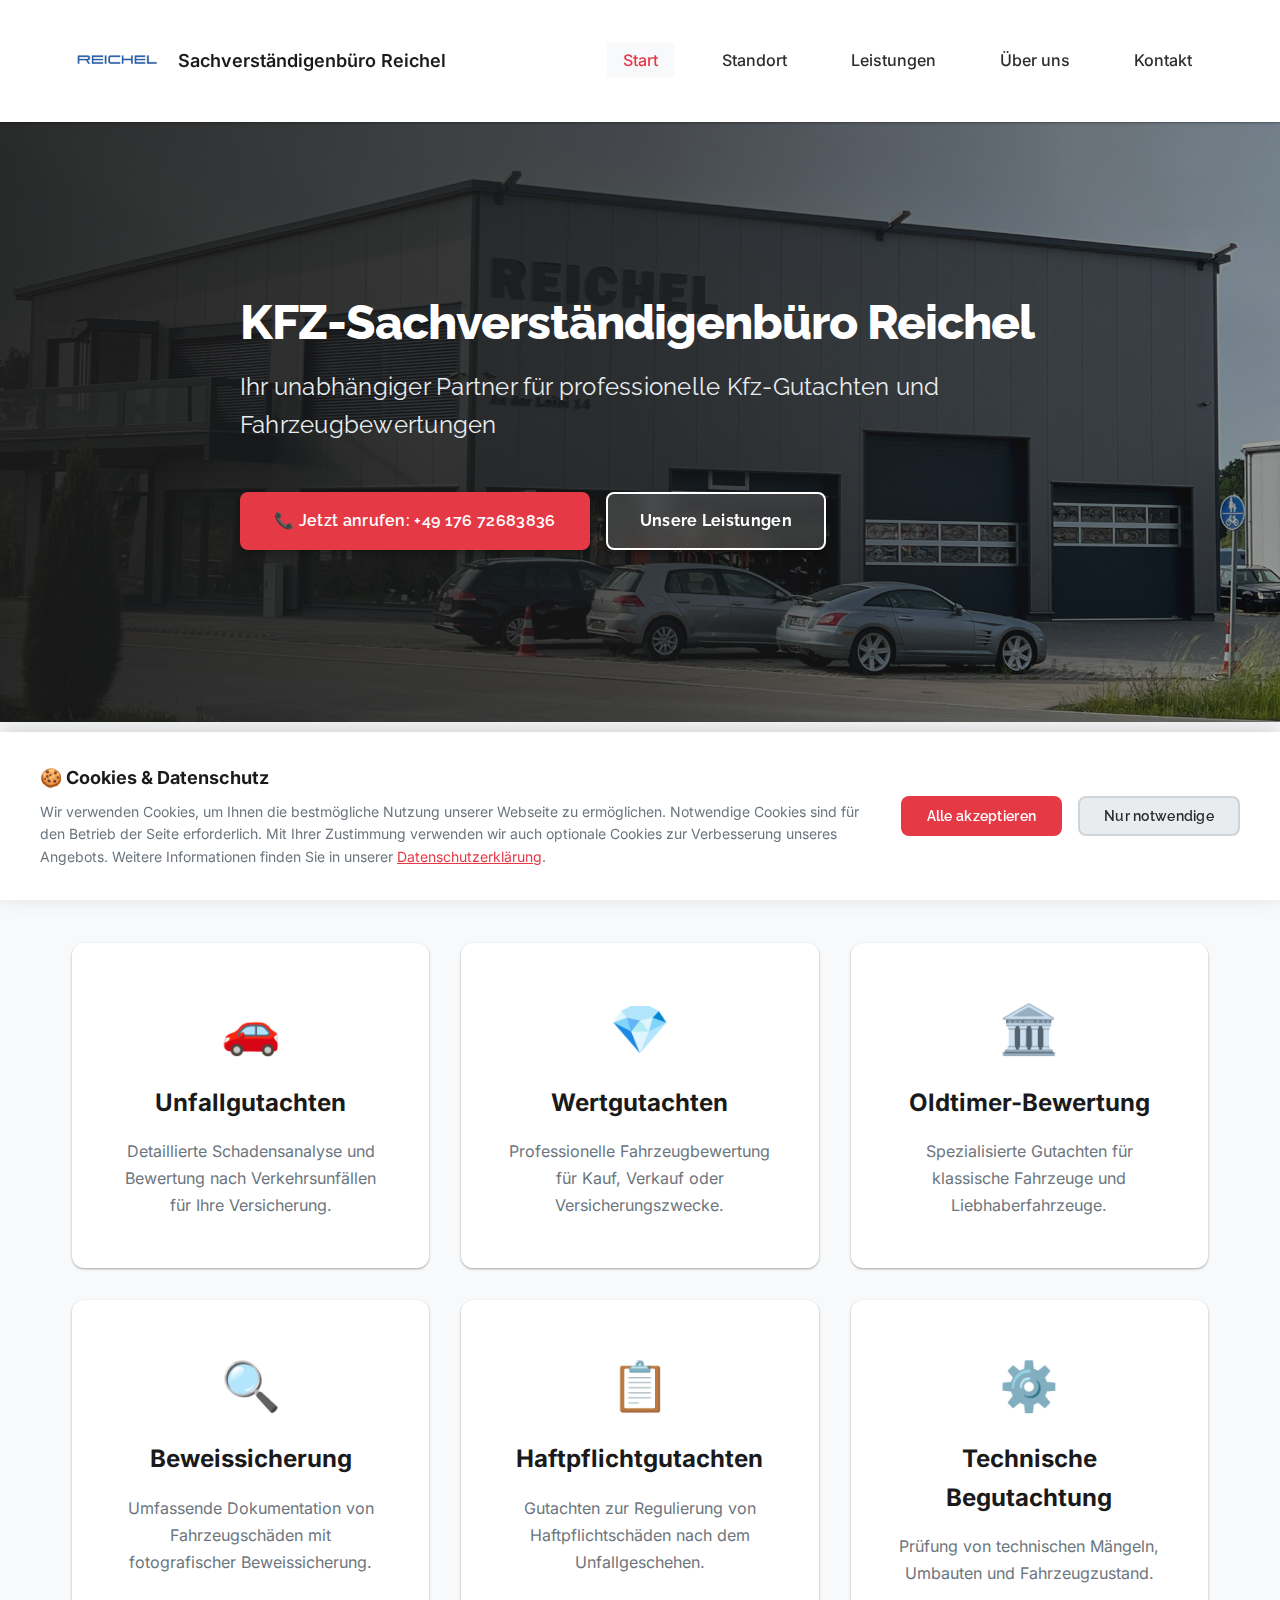
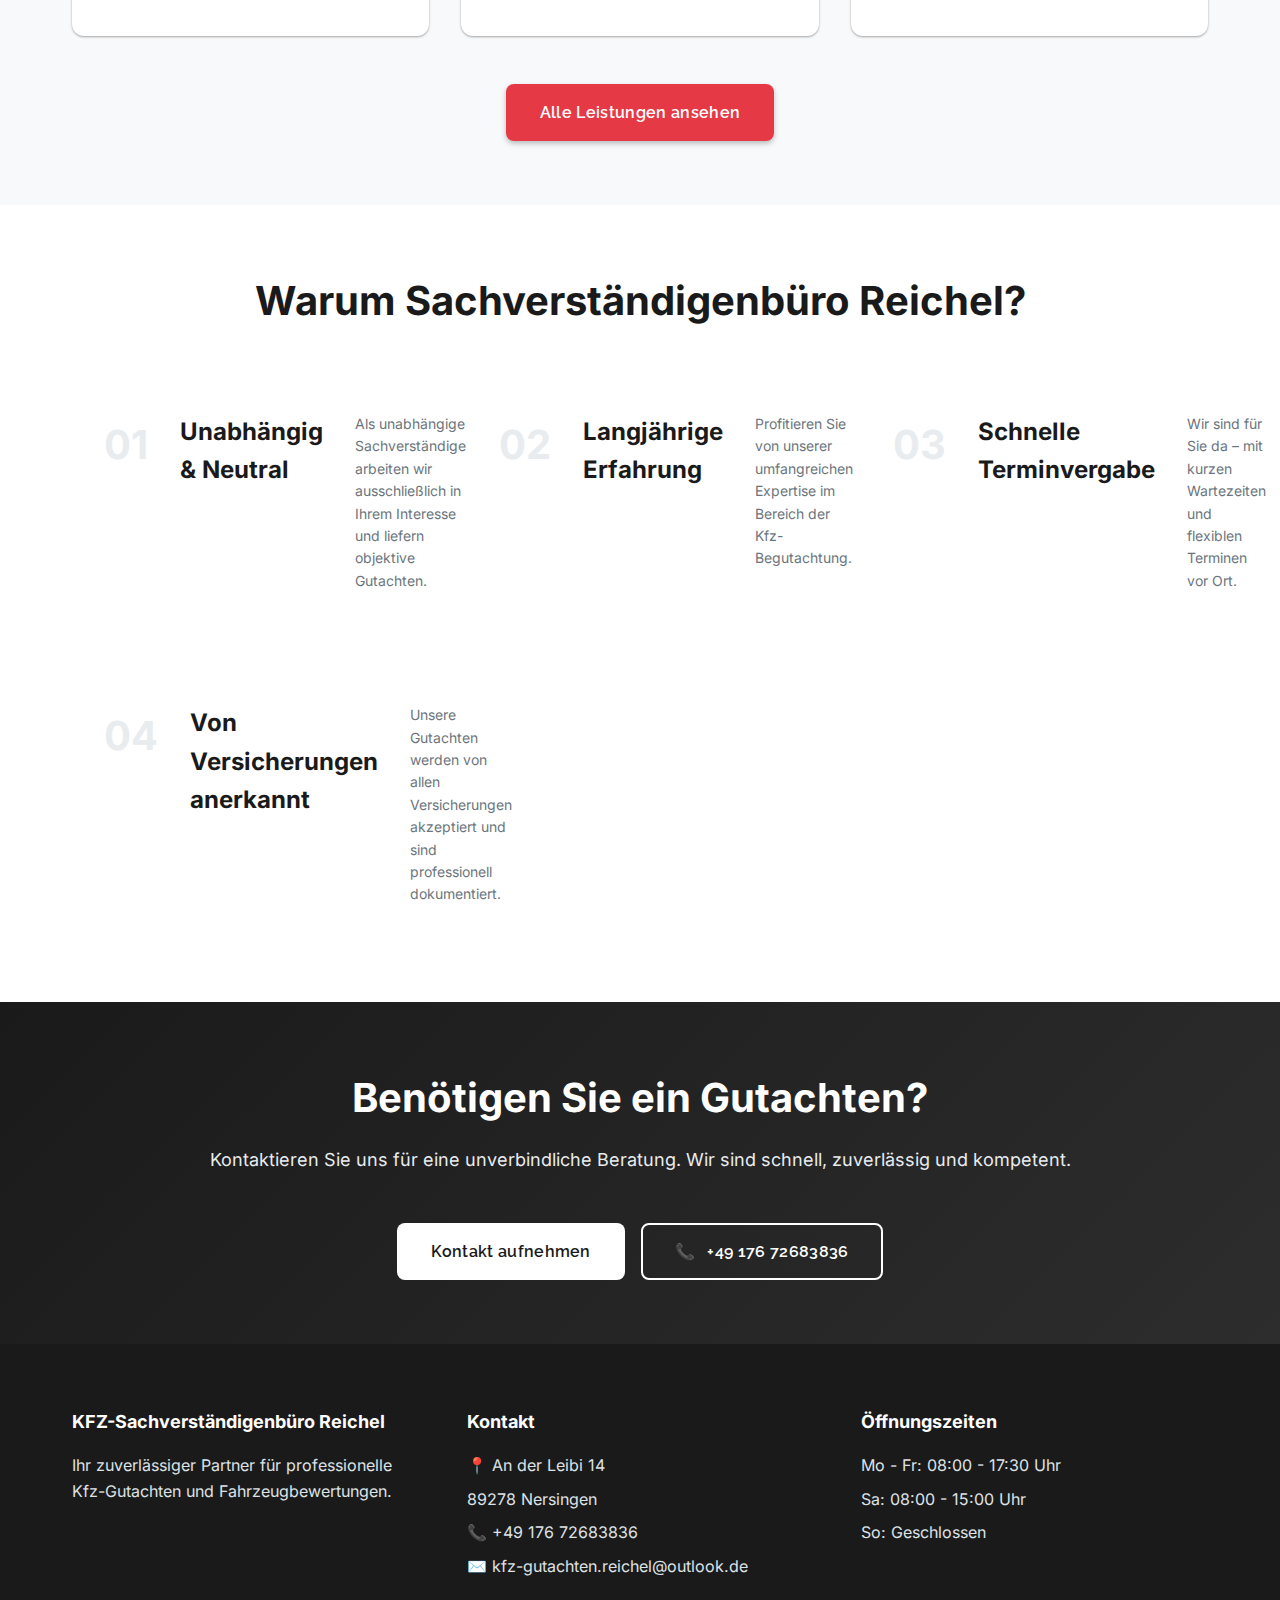
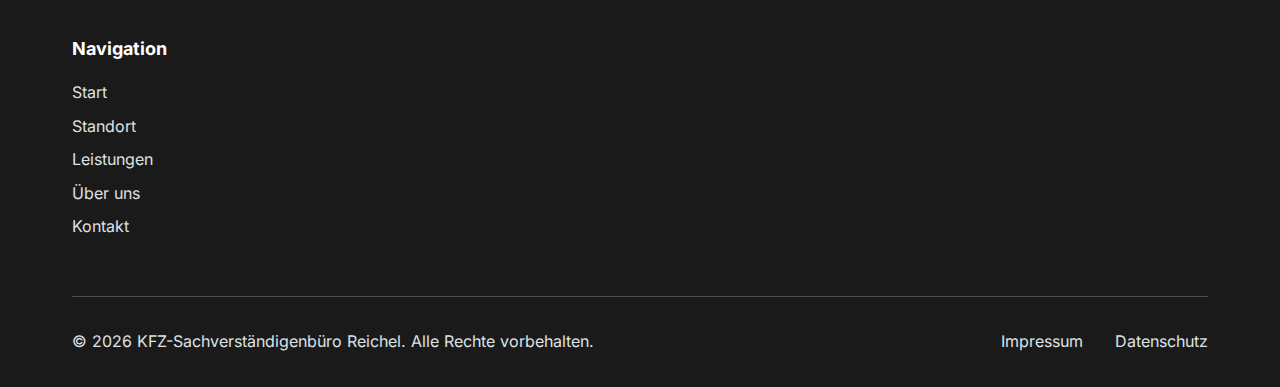
<file: index.html>
<!DOCTYPE html>
<html lang="de">
<head>
    <meta charset="UTF-8">
    <meta name="viewport" content="width=device-width, initial-scale=1.0">
    <meta name="description" content="KFZ-Sachverständigenbüro Reichel - Ihr zuverlässiger Partner für Kfz-Gutachten, Unfallgutachten, Wertgutachten und mehr.">
    <title>KFZ-Sachverständigenbüro Reichel | Professionelle Kfz-Gutachten</title>
    <link rel="stylesheet" href="styles.css">
    <link rel="stylesheet" href="assets/fonts/fonts.css">
</head>
<body>
    <!-- Navigation -->
    <nav class="navbar">
        <div class="container">
            <div class="nav-wrapper">
                <a href="index.html" class="logo">
                    <img src="assets/logo.png" alt="KFZ-Sachverständigenbüro Reichel Logo" class="logo-img">
                    <span class="logo-text">Sachverständigenbüro Reichel</span>
                </a>
                <button class="mobile-menu-toggle" aria-label="Menü öffnen">
                    <span></span>
                    <span></span>
                    <span></span>
                </button>
                <ul class="nav-menu">
                    <li><a href="index.html" class="active">Start</a></li>
                    <li><a href="standort.html">Standort</a></li>
                        <li><a href="leistungen.html">Leistungen</a></li>
                    <li><a href="ueber-uns.html">Über uns</a></li>
                    <li><a href="kontakt.html">Kontakt</a></li>
                </ul>
            </div>
        </div>
    </nav>

    <!-- Hero Section -->
    <section class="hero">
        <div class="hero-overlay"></div>
        <div class="container">
            <div class="hero-content">
                <h1 class="hero-title">KFZ-Sachverständigenbüro Reichel</h1>
                <p class="hero-subtitle">Ihr unabhängiger Partner für professionelle Kfz-Gutachten und Fahrzeugbewertungen</p>
                <div class="hero-buttons">
                    <a href="tel:+4917672683836" class="btn btn-primary">📞 Jetzt anrufen: +49 176 72683836</a>
                    <a href="leistungen.html" class="btn btn-secondary">Unsere Leistungen</a>
                </div>
            </div>
        </div>
    </section>

    <!-- Leistungen Übersicht -->
    <section class="services-overview">
        <div class="container">
            <h2 class="section-title">Unsere Leistungen</h2>
            <p class="section-subtitle">Kompetente Beratung und professionelle Gutachten für alle Ihre Anliegen</p>

            <div class="services-grid">
                <div class="service-card">
                    <div class="service-icon">🚗</div>
                    <h3>Unfallgutachten</h3>
                    <p>Detaillierte Schadensanalyse und Bewertung nach Verkehrsunfällen für Ihre Versicherung.</p>
                </div>

                <div class="service-card">
                    <div class="service-icon">💎</div>
                    <h3>Wertgutachten</h3>
                    <p>Professionelle Fahrzeugbewertung für Kauf, Verkauf oder Versicherungszwecke.</p>
                </div>

                <div class="service-card">
                    <div class="service-icon">🏛️</div>
                    <h3>Oldtimer-Bewertung</h3>
                    <p>Spezialisierte Gutachten für klassische Fahrzeuge und Liebhaberfahrzeuge.</p>
                </div>

                <div class="service-card">
                    <div class="service-icon">🔍</div>
                    <h3>Beweissicherung</h3>
                    <p>Umfassende Dokumentation von Fahrzeugschäden mit fotografischer Beweissicherung.</p>
                </div>

                <div class="service-card">
                    <div class="service-icon">📋</div>
                    <h3>Haftpflichtgutachten</h3>
                    <p>Gutachten zur Regulierung von Haftpflichtschäden nach dem Unfallgeschehen.</p>
                </div>

                <div class="service-card">
                    <div class="service-icon">⚙️</div>
                    <h3>Technische Begutachtung</h3>
                    <p>Prüfung von technischen Mängeln, Umbauten und Fahrzeugzustand.</p>
                </div>
            </div>

            <div class="cta-center">
                <a href="leistungen.html" class="btn btn-primary">Alle Leistungen ansehen</a>
            </div>
        </div>
    </section>

    <!-- Warum wir Section -->
    <section class="why-us">
        <div class="container">
            <h2 class="section-title">Warum Sachverständigenbüro Reichel?</h2>

            <div class="features-grid">
                <div class="feature-item">
                    <div class="feature-number">01</div>
                    <h3>Unabhängig & Neutral</h3>
                    <p>Als unabhängige Sachverständige arbeiten wir ausschließlich in Ihrem Interesse und liefern objektive Gutachten.</p>
                </div>

                <div class="feature-item">
                    <div class="feature-number">02</div>
                    <h3>Langjährige Erfahrung</h3>
                    <p>Profitieren Sie von unserer umfangreichen Expertise im Bereich der Kfz-Begutachtung.</p>
                </div>

                <div class="feature-item">
                    <div class="feature-number">03</div>
                    <h3>Schnelle Terminvergabe</h3>
                    <p>Wir sind für Sie da – mit kurzen Wartezeiten und flexiblen Terminen vor Ort.</p>
                </div>

                <div class="feature-item">
                    <div class="feature-number">04</div>
                    <h3>Von Versicherungen anerkannt</h3>
                    <p>Unsere Gutachten werden von allen Versicherungen akzeptiert und sind professionell dokumentiert.</p>
                </div>
            </div>
        </div>
    </section>

    <!-- CTA Section -->
    <section class="cta-section">
        <div class="container">
            <div class="cta-content">
                <h2>Benötigen Sie ein Gutachten?</h2>
                <p>Kontaktieren Sie uns für eine unverbindliche Beratung. Wir sind schnell, zuverlässig und kompetent.</p>
                <div class="cta-buttons">
                    <a href="kontakt.html" class="btn btn-light">Kontakt aufnehmen</a>
                    <a href="tel:+4917672683836" class="btn btn-outline-light">
                        <span class="phone-icon">📞</span> +49 176 72683836
                    </a>
                </div>
            </div>
        </div>
    </section>

    <!-- Footer -->
    <footer class="footer">
        <div class="container">
            <div class="footer-grid">
                <div class="footer-col">
                    <h4>KFZ-Sachverständigenbüro Reichel</h4>
                    <p>Ihr zuverlässiger Partner für professionelle Kfz-Gutachten und Fahrzeugbewertungen.</p>
                </div>

                <div class="footer-col">
                    <h4>Kontakt</h4>
                    <ul>
                        <li>📍 An der Leibi 14</li>
                        <li>89278 Nersingen</li>
                        <li>📞 <a href="tel:+4917672683836">+49 176 72683836</a></li>
                        <li>✉️ <a href="mailto:kfz-gutachten.reichel@outlook.de">kfz-gutachten.reichel@outlook.de</a></li>
                    </ul>
                </div>

                <div class="footer-col">
                    <h4>Öffnungszeiten</h4>
                    <ul>
                        <li>Mo - Fr: 08:00 - 17:30 Uhr</li>
                        <li>Sa: 08:00 - 15:00 Uhr</li>
                        <li>So: Geschlossen</li>
                    </ul>
                </div>

                <div class="footer-col">
                    <h4>Navigation</h4>
                    <ul>
                        <li><a href="index.html">Start</a></li>
                    <li><a href="standort.html">Standort</a></li>
                        
                        <li><a href="leistungen.html">Leistungen</a></li>
                        <li><a href="ueber-uns.html">Über uns</a></li>
                        <li><a href="kontakt.html">Kontakt</a></li>
                    </ul>
                </div>
            </div>

            <div class="footer-bottom">
                <p>&copy; 2026 KFZ-Sachverständigenbüro Reichel. Alle Rechte vorbehalten.</p>
                <div class="footer-links">
                    <a href="impressum.html">Impressum</a>
                    <a href="datenschutz.html">Datenschutz</a>
                </div>
            </div>
        </div>
    </footer>

    <!-- Cookie Banner -->
    <div id="cookieBanner" class="cookie-banner">
        <div class="cookie-banner-content">
            <div class="cookie-banner-text">
                <h3>🍪 Cookies & Datenschutz</h3>
                <p>
                    Wir verwenden Cookies, um Ihnen die bestmögliche Nutzung unserer Webseite zu ermöglichen.
                    Notwendige Cookies sind für den Betrieb der Seite erforderlich. Mit Ihrer Zustimmung verwenden
                    wir auch optionale Cookies zur Verbesserung unseres Angebots.
                    Weitere Informationen finden Sie in unserer <a href="datenschutz.html">Datenschutzerklärung</a>.
                </p>
            </div>
            <div class="cookie-banner-buttons">
                <button id="acceptAllCookies" class="btn btn-accept-all">Alle akzeptieren</button>
                <button id="acceptNecessaryCookies" class="btn btn-accept-necessary">Nur notwendige</button>
            </div>
        </div>
    </div>

    <script src="script.js"></script>
    <script src="cookie-banner.js"></script>
</body>
</html>
</file>
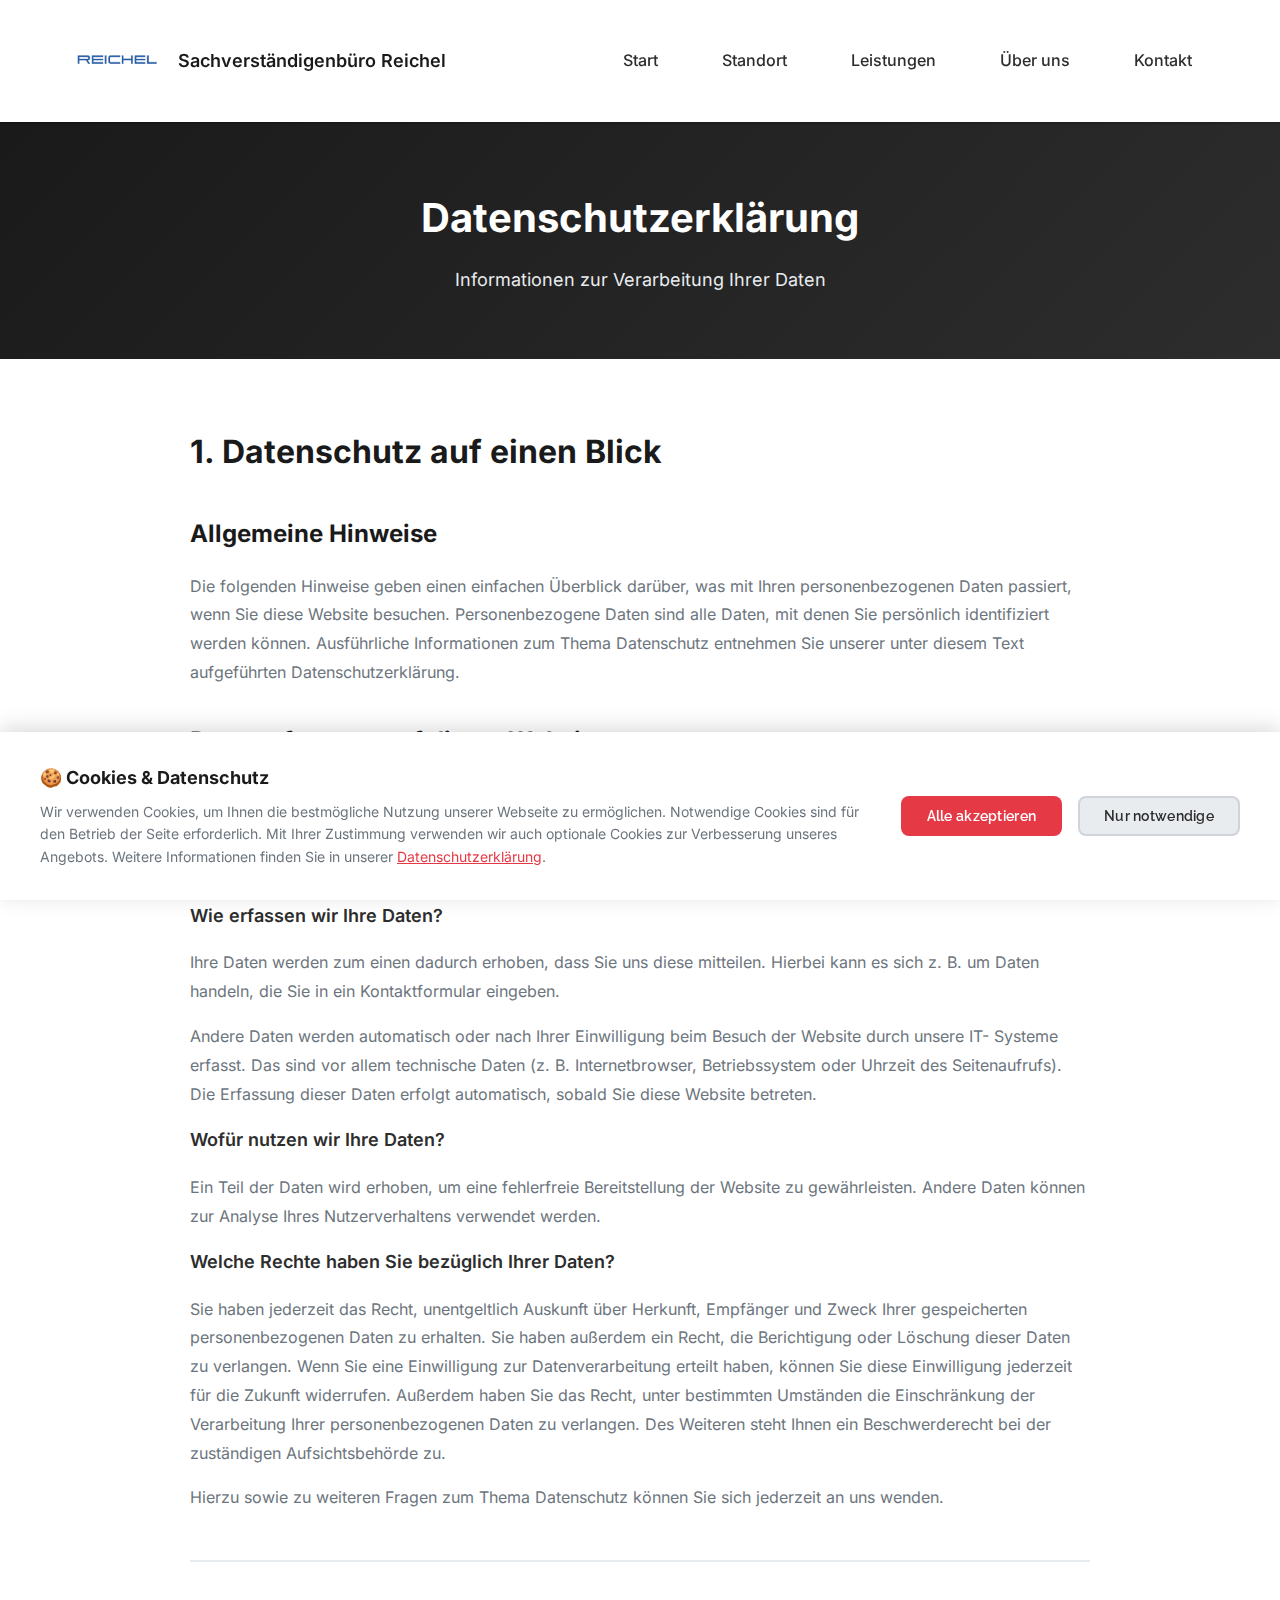
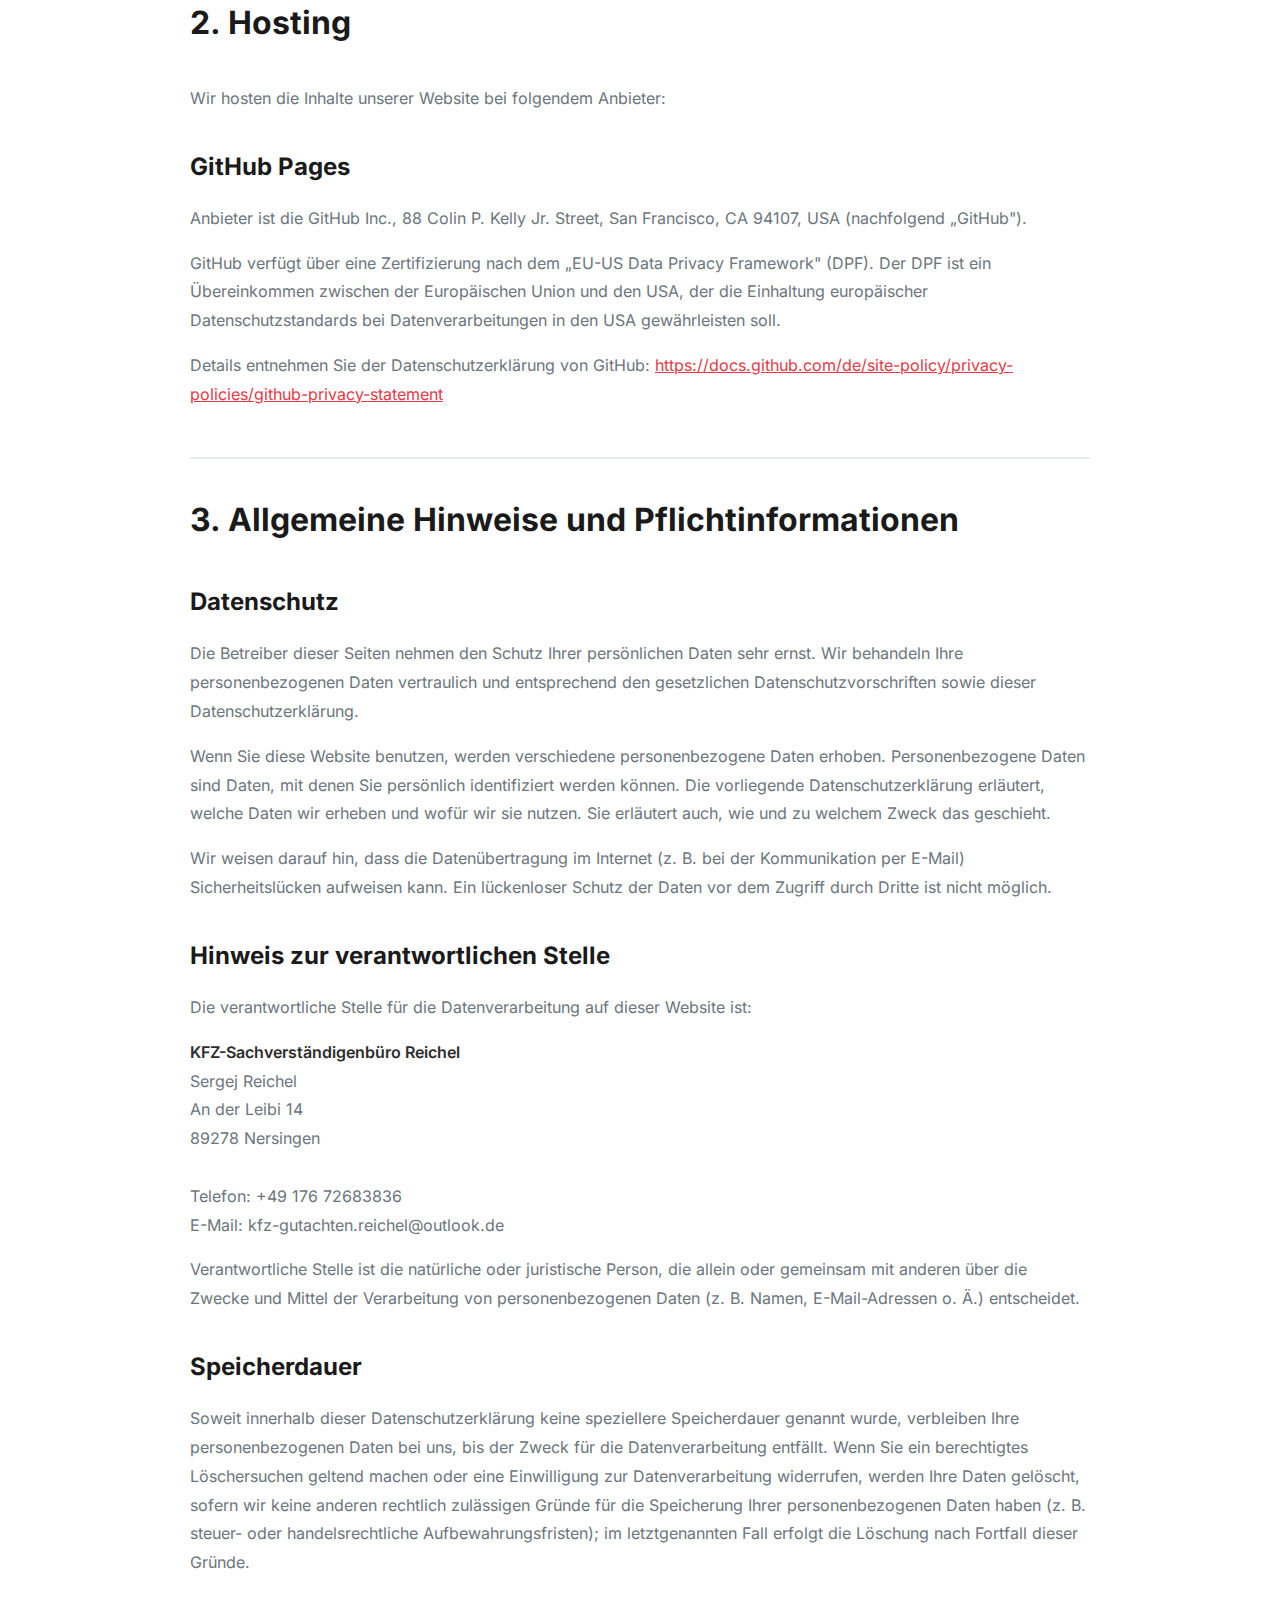
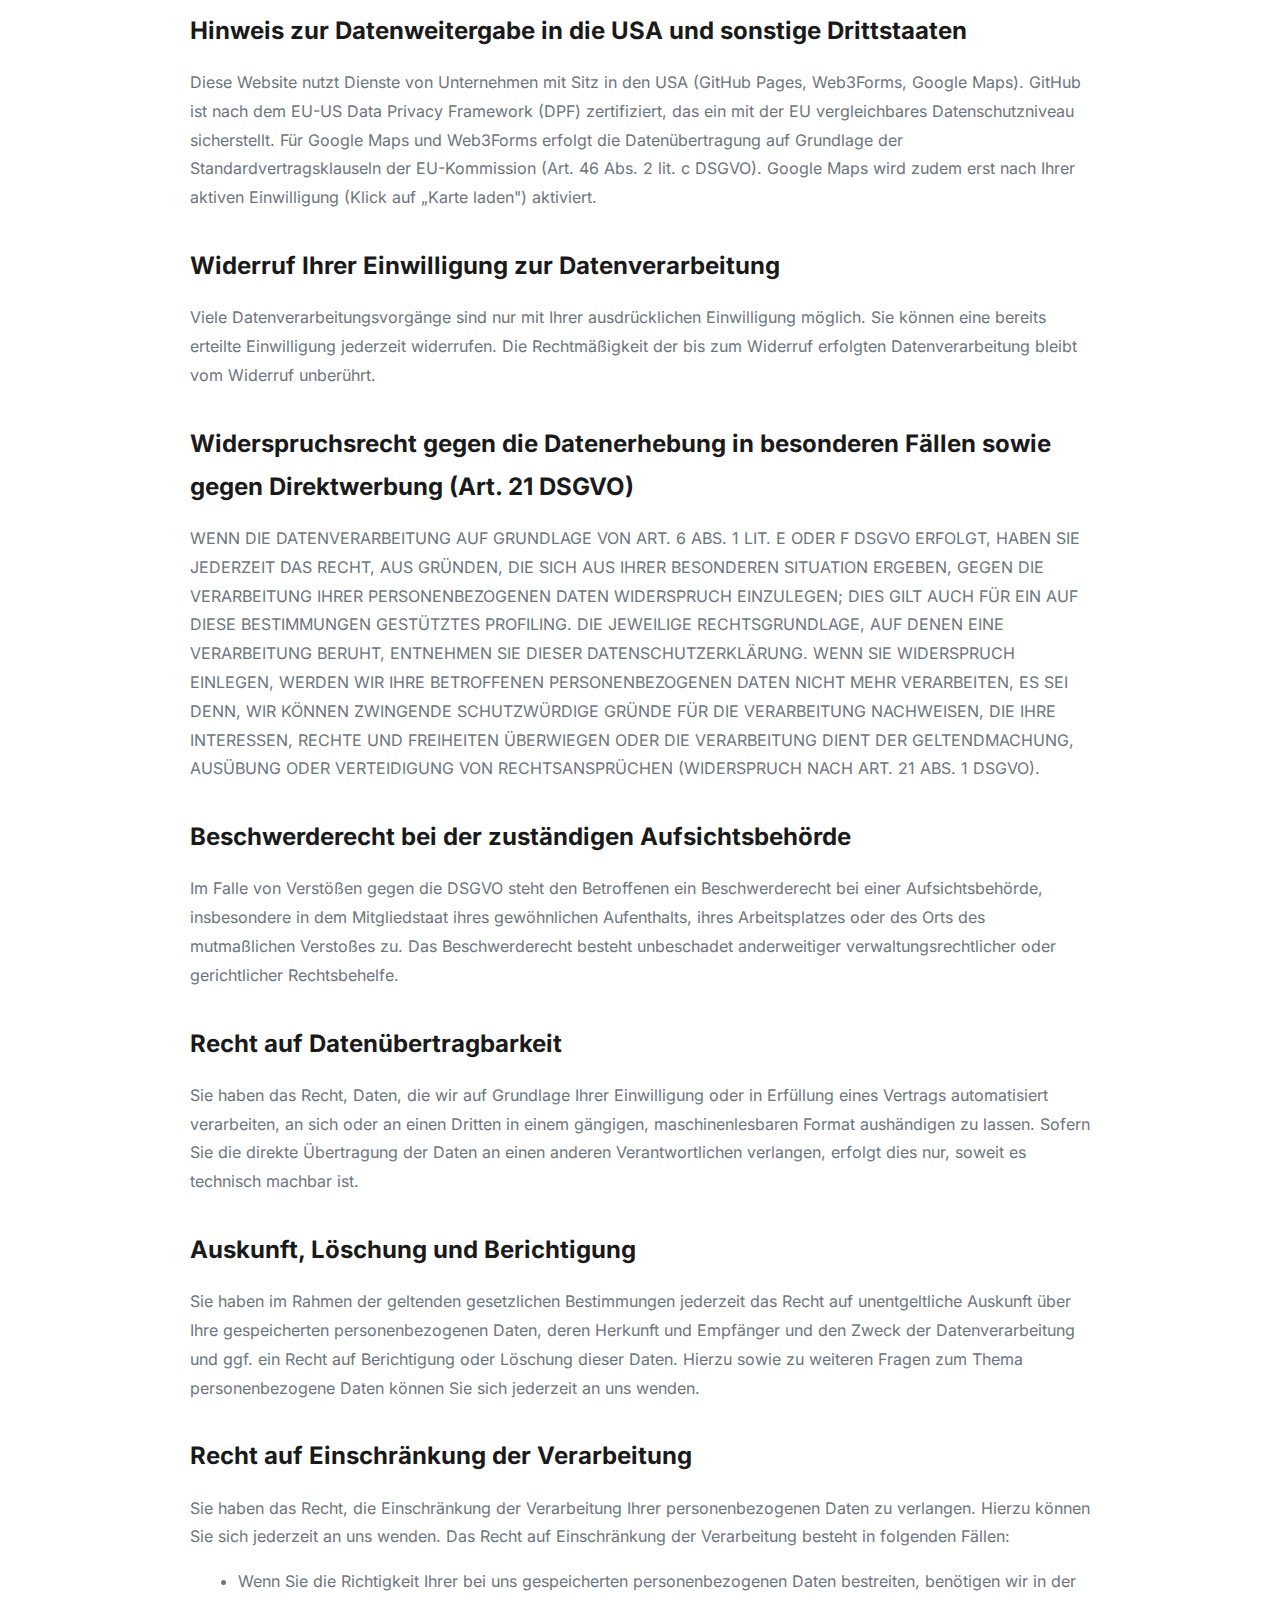
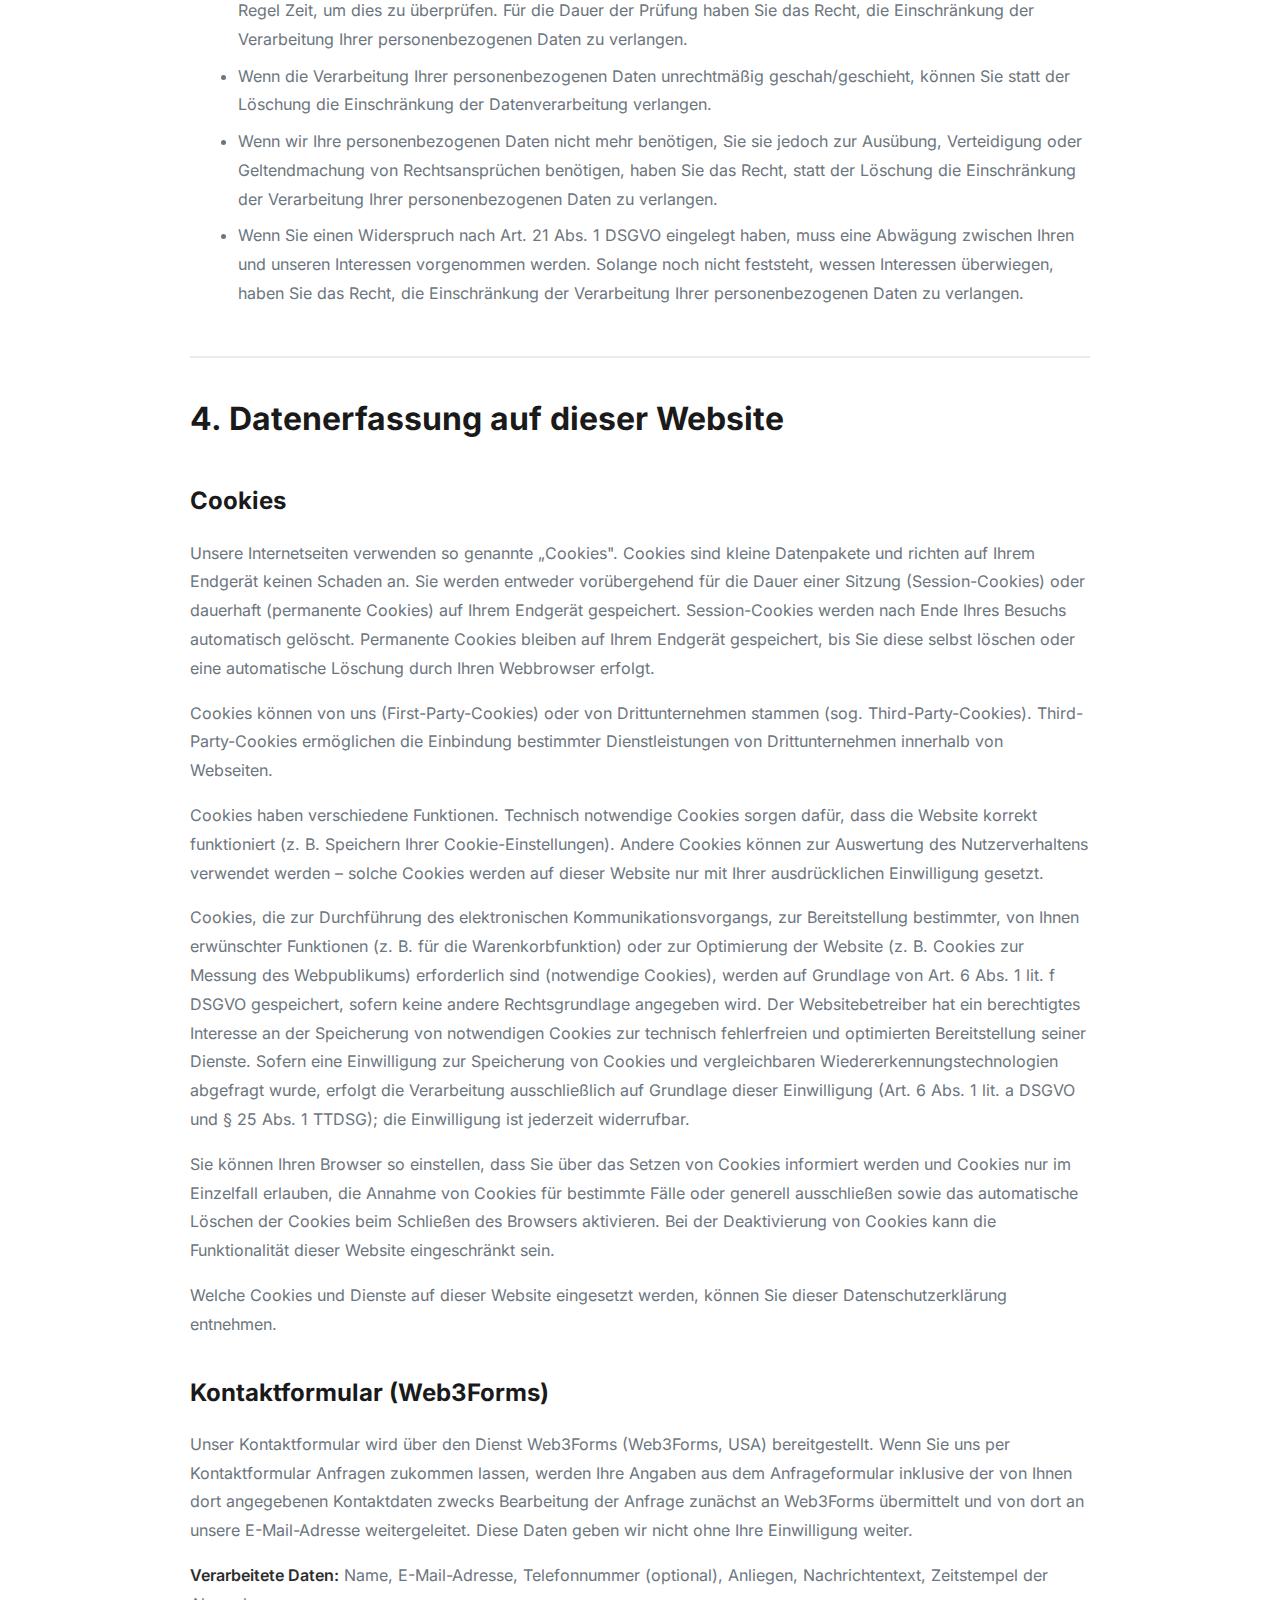
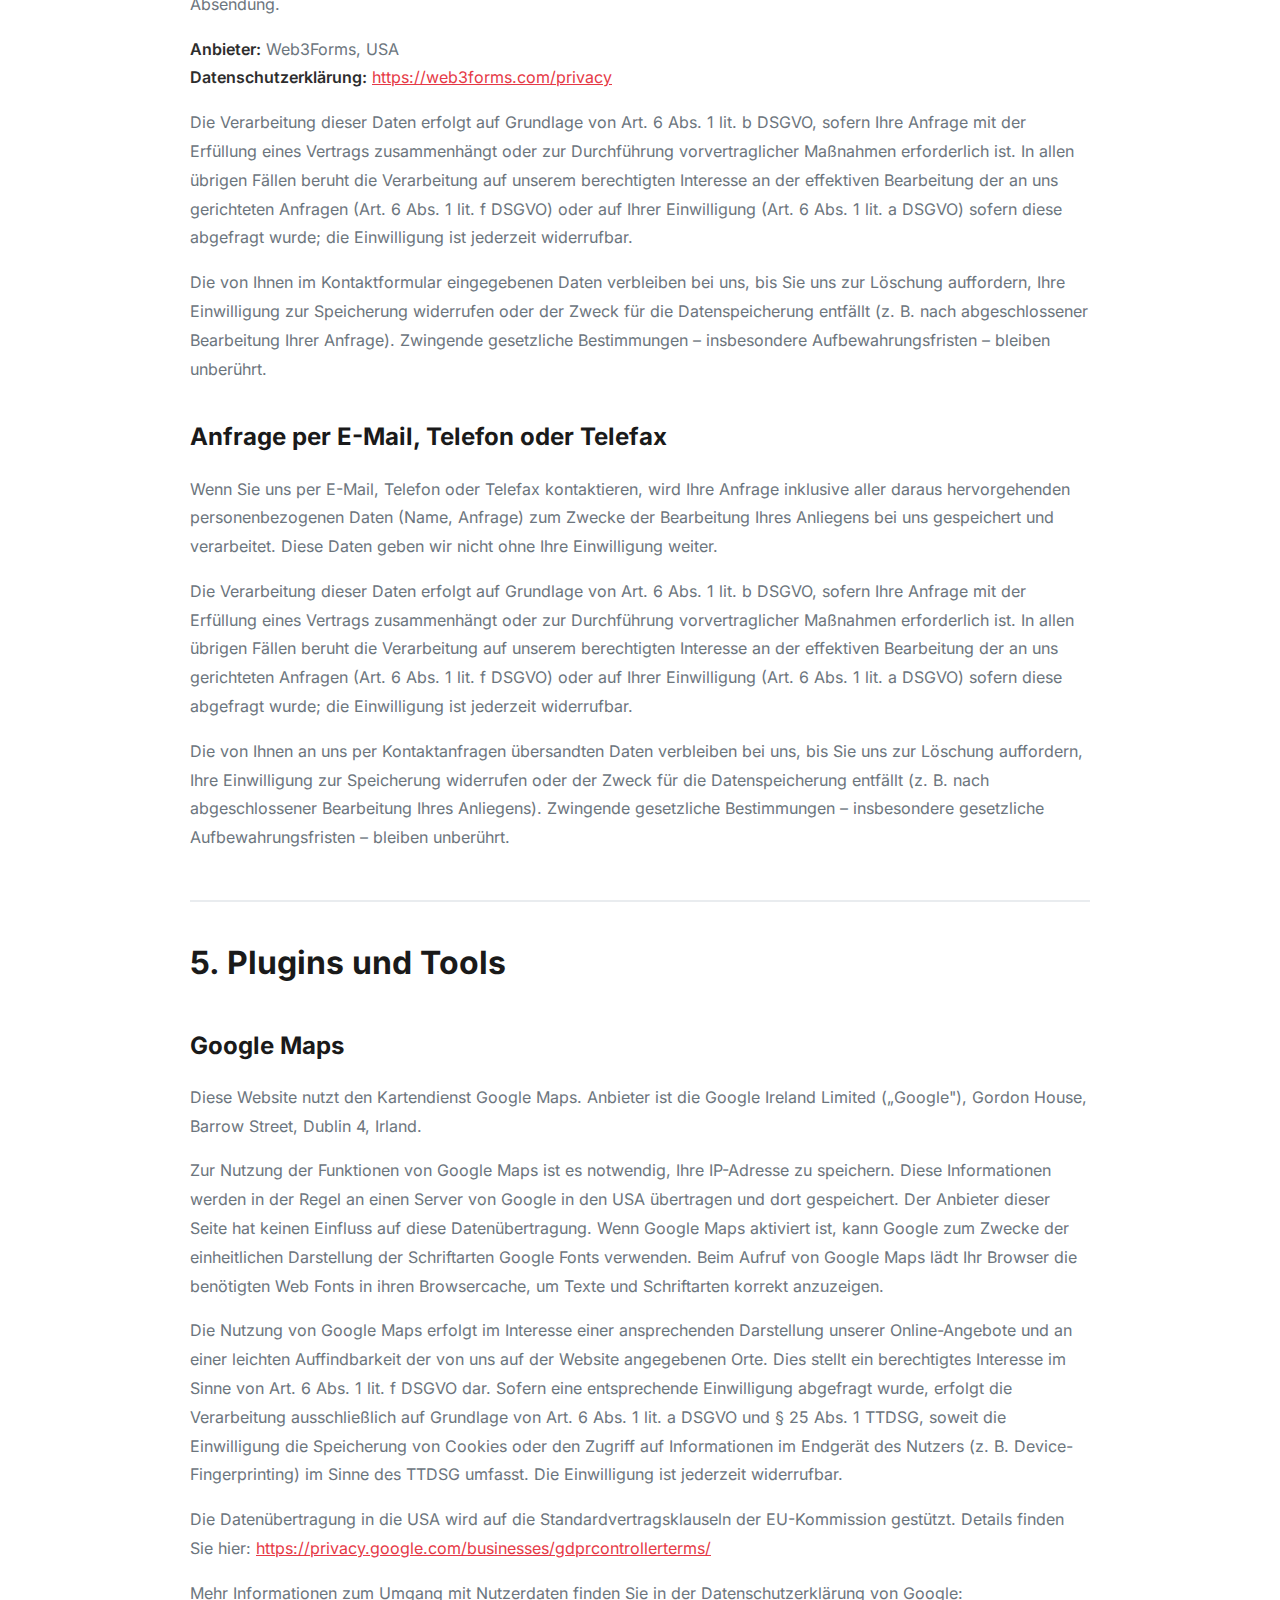
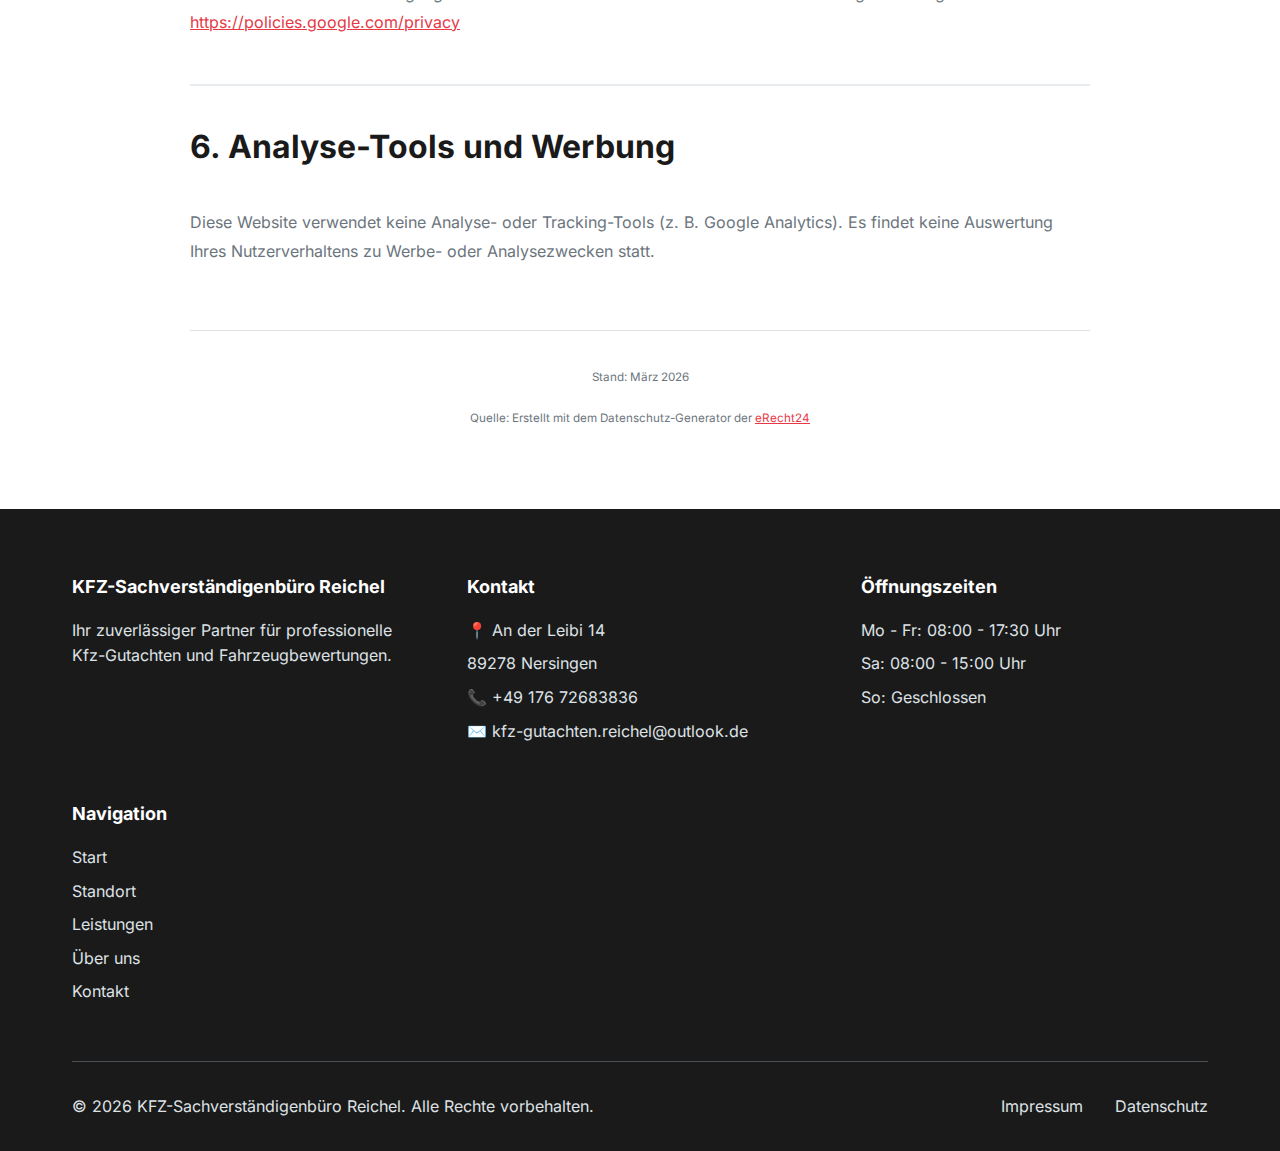
<file: datenschutz.html>
<!DOCTYPE html>
<html lang="de">
<head>
    <meta charset="UTF-8">
    <meta name="viewport" content="width=device-width, initial-scale=1.0">
    <meta name="description" content="Datenschutzerklärung - KFZ-Sachverständigenbüro Reichel">
    <meta name="robots" content="noindex, follow">
    <title>Datenschutzerklärung | KFZ-Sachverständigenbüro Reichel</title>
    <link rel="stylesheet" href="styles.css">
    <link rel="stylesheet" href="assets/fonts/fonts.css">
</head>
<body>
    <!-- Navigation -->
    <nav class="navbar">
        <div class="container">
            <div class="nav-wrapper">
                <a href="index.html" class="logo">
                    <img src="assets/logo.png" alt="KFZ-Sachverständigenbüro Reichel Logo" class="logo-img">
                    <span class="logo-text">Sachverständigenbüro Reichel</span>
                </a>
                <button class="mobile-menu-toggle" aria-label="Menü öffnen">
                    <span></span>
                    <span></span>
                    <span></span>
                </button>
                <ul class="nav-menu">
                    <li><a href="index.html">Start</a></li>
                    <li><a href="standort.html">Standort</a></li>
                    
                        <li><a href="leistungen.html">Leistungen</a></li>
                    <li><a href="ueber-uns.html">Über uns</a></li>
                    <li><a href="kontakt.html">Kontakt</a></li>
                </ul>
            </div>
        </div>
    </nav>

    <!-- Page Header -->
    <section class="page-header">
        <div class="container">
            <h1>Datenschutzerklärung</h1>
            <p>Informationen zur Verarbeitung Ihrer Daten</p>
        </div>
    </section>

    <!-- Datenschutz Content -->
    <section class="legal-content">
        <div class="container">
            <div class="legal-wrapper">

                <h2>1. Datenschutz auf einen Blick</h2>

                <h3>Allgemeine Hinweise</h3>
                <p>
                    Die folgenden Hinweise geben einen einfachen Überblick darüber, was mit Ihren personenbezogenen Daten
                    passiert, wenn Sie diese Website besuchen. Personenbezogene Daten sind alle Daten, mit denen Sie
                    persönlich identifiziert werden können. Ausführliche Informationen zum Thema Datenschutz entnehmen
                    Sie unserer unter diesem Text aufgeführten Datenschutzerklärung.
                </p>

                <h3>Datenerfassung auf dieser Website</h3>
                <h4>Wer ist verantwortlich für die Datenerfassung auf dieser Website?</h4>
                <p>
                    Die Datenverarbeitung auf dieser Website erfolgt durch den Websitebetreiber. Dessen Kontaktdaten
                    können Sie dem Abschnitt „Hinweis zur Verantwortlichen Stelle" in dieser Datenschutzerklärung entnehmen.
                </p>

                <h4>Wie erfassen wir Ihre Daten?</h4>
                <p>
                    Ihre Daten werden zum einen dadurch erhoben, dass Sie uns diese mitteilen. Hierbei kann es sich z. B. um
                    Daten handeln, die Sie in ein Kontaktformular eingeben.
                </p>
                <p>
                    Andere Daten werden automatisch oder nach Ihrer Einwilligung beim Besuch der Website durch unsere IT-
                    Systeme erfasst. Das sind vor allem technische Daten (z. B. Internetbrowser, Betriebssystem oder Uhrzeit
                    des Seitenaufrufs). Die Erfassung dieser Daten erfolgt automatisch, sobald Sie diese Website betreten.
                </p>

                <h4>Wofür nutzen wir Ihre Daten?</h4>
                <p>
                    Ein Teil der Daten wird erhoben, um eine fehlerfreie Bereitstellung der Website zu gewährleisten. Andere
                    Daten können zur Analyse Ihres Nutzerverhaltens verwendet werden.
                </p>

                <h4>Welche Rechte haben Sie bezüglich Ihrer Daten?</h4>
                <p>
                    Sie haben jederzeit das Recht, unentgeltlich Auskunft über Herkunft, Empfänger und Zweck Ihrer
                    gespeicherten personenbezogenen Daten zu erhalten. Sie haben außerdem ein Recht, die Berichtigung oder
                    Löschung dieser Daten zu verlangen. Wenn Sie eine Einwilligung zur Datenverarbeitung erteilt haben,
                    können Sie diese Einwilligung jederzeit für die Zukunft widerrufen. Außerdem haben Sie das Recht, unter
                    bestimmten Umständen die Einschränkung der Verarbeitung Ihrer personenbezogenen Daten zu verlangen.
                    Des Weiteren steht Ihnen ein Beschwerderecht bei der zuständigen Aufsichtsbehörde zu.
                </p>
                <p>
                    Hierzu sowie zu weiteren Fragen zum Thema Datenschutz können Sie sich jederzeit an uns wenden.
                </p>

                <h2>2. Hosting</h2>
                <p>
                    Wir hosten die Inhalte unserer Website bei folgendem Anbieter:
                </p>

                <h3>GitHub Pages</h3>
                <p>
                    Anbieter ist die GitHub Inc., 88 Colin P. Kelly Jr. Street, San Francisco, CA 94107, USA (nachfolgend „GitHub").
                </p>
                <p>
                    GitHub verfügt über eine Zertifizierung nach dem „EU-US Data Privacy Framework" (DPF). Der DPF ist ein
                    Übereinkommen zwischen der Europäischen Union und den USA, der die Einhaltung europäischer
                    Datenschutzstandards bei Datenverarbeitungen in den USA gewährleisten soll.
                </p>
                <p>
                    Details entnehmen Sie der Datenschutzerklärung von GitHub:
                    <a href="https://docs.github.com/de/site-policy/privacy-policies/github-privacy-statement" target="_blank" rel="noopener">
                        https://docs.github.com/de/site-policy/privacy-policies/github-privacy-statement
                    </a>
                </p>

                <h2>3. Allgemeine Hinweise und Pflicht­informationen</h2>

                <h3>Datenschutz</h3>
                <p>
                    Die Betreiber dieser Seiten nehmen den Schutz Ihrer persönlichen Daten sehr ernst. Wir behandeln Ihre
                    personenbezogenen Daten vertraulich und entsprechend den gesetzlichen Datenschutzvorschriften sowie
                    dieser Datenschutzerklärung.
                </p>
                <p>
                    Wenn Sie diese Website benutzen, werden verschiedene personenbezogene Daten erhoben.
                    Personenbezogene Daten sind Daten, mit denen Sie persönlich identifiziert werden können. Die vorliegende
                    Datenschutzerklärung erläutert, welche Daten wir erheben und wofür wir sie nutzen. Sie erläutert auch, wie
                    und zu welchem Zweck das geschieht.
                </p>
                <p>
                    Wir weisen darauf hin, dass die Datenübertragung im Internet (z. B. bei der Kommunikation per E-Mail)
                    Sicherheitslücken aufweisen kann. Ein lückenloser Schutz der Daten vor dem Zugriff durch Dritte ist nicht
                    möglich.
                </p>

                <h3>Hinweis zur verantwortlichen Stelle</h3>
                <p>
                    Die verantwortliche Stelle für die Datenverarbeitung auf dieser Website ist:
                </p>
                <p>
                    <strong>KFZ-Sachverständigenbüro Reichel</strong><br>
                    Sergej Reichel<br>
                    An der Leibi 14<br>
                    89278 Nersingen<br>
                    <br>
                    Telefon: +49 176 72683836<br>
                    E-Mail: kfz-gutachten.reichel@outlook.de
                </p>
                <p>
                    Verantwortliche Stelle ist die natürliche oder juristische Person, die allein oder gemeinsam mit anderen über
                    die Zwecke und Mittel der Verarbeitung von personenbezogenen Daten (z. B. Namen, E-Mail-Adressen o. Ä.)
                    entscheidet.
                </p>

                <h3>Speicherdauer</h3>
                <p>
                    Soweit innerhalb dieser Datenschutzerklärung keine speziellere Speicherdauer genannt wurde, verbleiben
                    Ihre personenbezogenen Daten bei uns, bis der Zweck für die Datenverarbeitung entfällt. Wenn Sie ein
                    berechtigtes Löschersuchen geltend machen oder eine Einwilligung zur Datenverarbeitung widerrufen,
                    werden Ihre Daten gelöscht, sofern wir keine anderen rechtlich zulässigen Gründe für die Speicherung Ihrer
                    personenbezogenen Daten haben (z. B. steuer- oder handelsrechtliche Aufbewahrungsfristen); im
                    letztgenannten Fall erfolgt die Löschung nach Fortfall dieser Gründe.
                </p>

                <h3>Hinweis zur Datenweitergabe in die USA und sonstige Drittstaaten</h3>
                <p>
                    Diese Website nutzt Dienste von Unternehmen mit Sitz in den USA (GitHub Pages, Web3Forms, Google Maps).
                    GitHub ist nach dem EU-US Data Privacy Framework (DPF) zertifiziert, das ein mit der EU vergleichbares
                    Datenschutzniveau sicherstellt. Für Google Maps und Web3Forms erfolgt die Datenübertragung auf Grundlage
                    der Standardvertragsklauseln der EU-Kommission (Art. 46 Abs. 2 lit. c DSGVO). Google Maps wird zudem
                    erst nach Ihrer aktiven Einwilligung (Klick auf „Karte laden") aktiviert.
                </p>

                <h3>Widerruf Ihrer Einwilligung zur Datenverarbeitung</h3>
                <p>
                    Viele Datenverarbeitungsvorgänge sind nur mit Ihrer ausdrücklichen Einwilligung möglich. Sie können eine
                    bereits erteilte Einwilligung jederzeit widerrufen. Die Rechtmäßigkeit der bis zum Widerruf erfolgten
                    Datenverarbeitung bleibt vom Widerruf unberührt.
                </p>

                <h3>Widerspruchsrecht gegen die Datenerhebung in besonderen Fällen sowie gegen Direktwerbung (Art. 21 DSGVO)</h3>
                <p>
                    WENN DIE DATENVERARBEITUNG AUF GRUNDLAGE VON ART. 6 ABS. 1 LIT. E ODER F DSGVO
                    ERFOLGT, HABEN SIE JEDERZEIT DAS RECHT, AUS GRÜNDEN, DIE SICH AUS IHRER BESONDEREN
                    SITUATION ERGEBEN, GEGEN DIE VERARBEITUNG IHRER PERSONENBEZOGENEN DATEN
                    WIDERSPRUCH EINZULEGEN; DIES GILT AUCH FÜR EIN AUF DIESE BESTIMMUNGEN GESTÜTZTES
                    PROFILING. DIE JEWEILIGE RECHTSGRUNDLAGE, AUF DENEN EINE VERARBEITUNG BERUHT,
                    ENTNEHMEN SIE DIESER DATENSCHUTZERKLÄRUNG. WENN SIE WIDERSPRUCH EINLEGEN,
                    WERDEN WIR IHRE BETROFFENEN PERSONENBEZOGENEN DATEN NICHT MEHR VERARBEITEN, ES
                    SEI DENN, WIR KÖNNEN ZWINGENDE SCHUTZWÜRDIGE GRÜNDE FÜR DIE VERARBEITUNG
                    NACHWEISEN, DIE IHRE INTERESSEN, RECHTE UND FREIHEITEN ÜBERWIEGEN ODER DIE
                    VERARBEITUNG DIENT DER GELTENDMACHUNG, AUSÜBUNG ODER VERTEIDIGUNG VON
                    RECHTSANSPRÜCHEN (WIDERSPRUCH NACH ART. 21 ABS. 1 DSGVO).
                </p>

                <h3>Beschwerderecht bei der zuständigen Aufsichtsbehörde</h3>
                <p>
                    Im Falle von Verstößen gegen die DSGVO steht den Betroffenen ein Beschwerderecht bei einer
                    Aufsichtsbehörde, insbesondere in dem Mitgliedstaat ihres gewöhnlichen Aufenthalts, ihres Arbeitsplatzes
                    oder des Orts des mutmaßlichen Verstoßes zu. Das Beschwerderecht besteht unbeschadet anderweitiger
                    verwaltungsrechtlicher oder gerichtlicher Rechtsbehelfe.
                </p>

                <h3>Recht auf Datenübertragbarkeit</h3>
                <p>
                    Sie haben das Recht, Daten, die wir auf Grundlage Ihrer Einwilligung oder in Erfüllung eines Vertrags
                    automatisiert verarbeiten, an sich oder an einen Dritten in einem gängigen, maschinenlesbaren Format
                    aushändigen zu lassen. Sofern Sie die direkte Übertragung der Daten an einen anderen Verantwortlichen
                    verlangen, erfolgt dies nur, soweit es technisch machbar ist.
                </p>

                <h3>Auskunft, Löschung und Berichtigung</h3>
                <p>
                    Sie haben im Rahmen der geltenden gesetzlichen Bestimmungen jederzeit das Recht auf unentgeltliche
                    Auskunft über Ihre gespeicherten personenbezogenen Daten, deren Herkunft und Empfänger und den
                    Zweck der Datenverarbeitung und ggf. ein Recht auf Berichtigung oder Löschung dieser Daten. Hierzu sowie
                    zu weiteren Fragen zum Thema personenbezogene Daten können Sie sich jederzeit an uns wenden.
                </p>

                <h3>Recht auf Einschränkung der Verarbeitung</h3>
                <p>
                    Sie haben das Recht, die Einschränkung der Verarbeitung Ihrer personenbezogenen Daten zu verlangen.
                    Hierzu können Sie sich jederzeit an uns wenden. Das Recht auf Einschränkung der Verarbeitung besteht in
                    folgenden Fällen:
                </p>
                <ul>
                    <li>Wenn Sie die Richtigkeit Ihrer bei uns gespeicherten personenbezogenen Daten bestreiten, benötigen wir
                        in der Regel Zeit, um dies zu überprüfen. Für die Dauer der Prüfung haben Sie das Recht, die
                        Einschränkung der Verarbeitung Ihrer personenbezogenen Daten zu verlangen.</li>
                    <li>Wenn die Verarbeitung Ihrer personenbezogenen Daten unrechtmäßig geschah/geschieht, können Sie
                        statt der Löschung die Einschränkung der Datenverarbeitung verlangen.</li>
                    <li>Wenn wir Ihre personenbezogenen Daten nicht mehr benötigen, Sie sie jedoch zur Ausübung,
                        Verteidigung oder Geltendmachung von Rechtsansprüchen benötigen, haben Sie das Recht, statt der
                        Löschung die Einschränkung der Verarbeitung Ihrer personenbezogenen Daten zu verlangen.</li>
                    <li>Wenn Sie einen Widerspruch nach Art. 21 Abs. 1 DSGVO eingelegt haben, muss eine Abwägung zwischen
                        Ihren und unseren Interessen vorgenommen werden. Solange noch nicht feststeht, wessen Interessen
                        überwiegen, haben Sie das Recht, die Einschränkung der Verarbeitung Ihrer personenbezogenen Daten
                        zu verlangen.</li>
                </ul>

                <h2>4. Datenerfassung auf dieser Website</h2>

                <h3>Cookies</h3>
                <p>
                    Unsere Internetseiten verwenden so genannte „Cookies". Cookies sind kleine Datenpakete und richten auf
                    Ihrem Endgerät keinen Schaden an. Sie werden entweder vorübergehend für die Dauer einer Sitzung
                    (Session-Cookies) oder dauerhaft (permanente Cookies) auf Ihrem Endgerät gespeichert. Session-Cookies
                    werden nach Ende Ihres Besuchs automatisch gelöscht. Permanente Cookies bleiben auf Ihrem Endgerät
                    gespeichert, bis Sie diese selbst löschen oder eine automatische Löschung durch Ihren Webbrowser erfolgt.
                </p>
                <p>
                    Cookies können von uns (First-Party-Cookies) oder von Drittunternehmen stammen (sog. Third-Party-Cookies).
                    Third-Party-Cookies ermöglichen die Einbindung bestimmter Dienstleistungen von Drittunternehmen innerhalb
                    von Webseiten.
                </p>
                <p>
                    Cookies haben verschiedene Funktionen. Technisch notwendige Cookies sorgen dafür, dass die Website
                    korrekt funktioniert (z. B. Speichern Ihrer Cookie-Einstellungen). Andere Cookies können zur Auswertung
                    des Nutzerverhaltens verwendet werden – solche Cookies werden auf dieser Website nur mit Ihrer
                    ausdrücklichen Einwilligung gesetzt.
                </p>
                <p>
                    Cookies, die zur Durchführung des elektronischen Kommunikationsvorgangs, zur Bereitstellung
                    bestimmter, von Ihnen erwünschter Funktionen (z. B. für die Warenkorbfunktion) oder zur Optimierung der
                    Website (z. B. Cookies zur Messung des Webpublikums) erforderlich sind (notwendige Cookies), werden auf
                    Grundlage von Art. 6 Abs. 1 lit. f DSGVO gespeichert, sofern keine andere Rechtsgrundlage angegeben wird.
                    Der Websitebetreiber hat ein berechtigtes Interesse an der Speicherung von notwendigen Cookies zur
                    technisch fehlerfreien und optimierten Bereitstellung seiner Dienste. Sofern eine Einwilligung zur
                    Speicherung von Cookies und vergleichbaren Wiedererkennungstechnologien abgefragt wurde, erfolgt die
                    Verarbeitung ausschließlich auf Grundlage dieser Einwilligung (Art. 6 Abs. 1 lit. a DSGVO und § 25 Abs. 1
                    TTDSG); die Einwilligung ist jederzeit widerrufbar.
                </p>
                <p>
                    Sie können Ihren Browser so einstellen, dass Sie über das Setzen von Cookies informiert werden und
                    Cookies nur im Einzelfall erlauben, die Annahme von Cookies für bestimmte Fälle oder generell ausschließen
                    sowie das automatische Löschen der Cookies beim Schließen des Browsers aktivieren. Bei der
                    Deaktivierung von Cookies kann die Funktionalität dieser Website eingeschränkt sein.
                </p>
                <p>
                    Welche Cookies und Dienste auf dieser Website eingesetzt werden, können Sie dieser
                    Datenschutzerklärung entnehmen.
                </p>

                <h3>Kontaktformular (Web3Forms)</h3>
                <p>
                    Unser Kontaktformular wird über den Dienst Web3Forms (Web3Forms, USA) bereitgestellt.
                    Wenn Sie uns per Kontaktformular Anfragen zukommen lassen, werden Ihre Angaben aus dem
                    Anfrageformular inklusive der von Ihnen dort angegebenen Kontaktdaten zwecks Bearbeitung der Anfrage
                    zunächst an Web3Forms übermittelt und von dort an unsere E-Mail-Adresse weitergeleitet.
                    Diese Daten geben wir nicht ohne Ihre Einwilligung weiter.
                </p>
                <p>
                    <strong>Verarbeitete Daten:</strong> Name, E-Mail-Adresse, Telefonnummer (optional),
                    Anliegen, Nachrichtentext, Zeitstempel der Absendung.
                </p>
                <p>
                    <strong>Anbieter:</strong> Web3Forms, USA<br>
                    <strong>Datenschutzerklärung:</strong>
                    <a href="https://web3forms.com/privacy" target="_blank" rel="noopener">
                        https://web3forms.com/privacy
                    </a>
                </p>
                <p>
                    Die Verarbeitung dieser Daten erfolgt auf Grundlage von Art. 6 Abs. 1 lit. b DSGVO, sofern Ihre Anfrage mit
                    der Erfüllung eines Vertrags zusammenhängt oder zur Durchführung vorvertraglicher Maßnahmen
                    erforderlich ist. In allen übrigen Fällen beruht die Verarbeitung auf unserem berechtigten Interesse an der
                    effektiven Bearbeitung der an uns gerichteten Anfragen (Art. 6 Abs. 1 lit. f DSGVO) oder auf Ihrer
                    Einwilligung (Art. 6 Abs. 1 lit. a DSGVO) sofern diese abgefragt wurde; die Einwilligung ist jederzeit
                    widerrufbar.
                </p>
                <p>
                    Die von Ihnen im Kontaktformular eingegebenen Daten verbleiben bei uns, bis Sie uns zur Löschung
                    auffordern, Ihre Einwilligung zur Speicherung widerrufen oder der Zweck für die Datenspeicherung entfällt
                    (z. B. nach abgeschlossener Bearbeitung Ihrer Anfrage). Zwingende gesetzliche Bestimmungen –
                    insbesondere Aufbewahrungsfristen – bleiben unberührt.
                </p>

                <h3>Anfrage per E-Mail, Telefon oder Telefax</h3>
                <p>
                    Wenn Sie uns per E-Mail, Telefon oder Telefax kontaktieren, wird Ihre Anfrage inklusive aller daraus
                    hervorgehenden personenbezogenen Daten (Name, Anfrage) zum Zwecke der Bearbeitung Ihres Anliegens
                    bei uns gespeichert und verarbeitet. Diese Daten geben wir nicht ohne Ihre Einwilligung weiter.
                </p>
                <p>
                    Die Verarbeitung dieser Daten erfolgt auf Grundlage von Art. 6 Abs. 1 lit. b DSGVO, sofern Ihre Anfrage mit
                    der Erfüllung eines Vertrags zusammenhängt oder zur Durchführung vorvertraglicher Maßnahmen
                    erforderlich ist. In allen übrigen Fällen beruht die Verarbeitung auf unserem berechtigten Interesse an der
                    effektiven Bearbeitung der an uns gerichteten Anfragen (Art. 6 Abs. 1 lit. f DSGVO) oder auf Ihrer
                    Einwilligung (Art. 6 Abs. 1 lit. a DSGVO) sofern diese abgefragt wurde; die Einwilligung ist jederzeit
                    widerrufbar.
                </p>
                <p>
                    Die von Ihnen an uns per Kontaktanfragen übersandten Daten verbleiben bei uns, bis Sie uns zur Löschung
                    auffordern, Ihre Einwilligung zur Speicherung widerrufen oder der Zweck für die Datenspeicherung entfällt
                    (z. B. nach abgeschlossener Bearbeitung Ihres Anliegens). Zwingende gesetzliche Bestimmungen –
                    insbesondere gesetzliche Aufbewahrungsfristen – bleiben unberührt.
                </p>

                <h2>5. Plugins und Tools</h2>

                <h3>Google Maps</h3>
                <p>
                    Diese Website nutzt den Kartendienst Google Maps. Anbieter ist die Google Ireland Limited („Google"),
                    Gordon House, Barrow Street, Dublin 4, Irland.
                </p>
                <p>
                    Zur Nutzung der Funktionen von Google Maps ist es notwendig, Ihre IP-Adresse zu speichern.
                    Diese Informationen werden in der Regel an einen Server von Google in den USA übertragen und dort gespeichert.
                    Der Anbieter dieser Seite hat keinen Einfluss auf diese Datenübertragung. Wenn Google Maps aktiviert ist,
                    kann Google zum Zwecke der einheitlichen Darstellung der Schriftarten Google Fonts verwenden.
                    Beim Aufruf von Google Maps lädt Ihr Browser die benötigten Web Fonts in ihren Browsercache,
                    um Texte und Schriftarten korrekt anzuzeigen.
                </p>
                <p>
                    Die Nutzung von Google Maps erfolgt im Interesse einer ansprechenden Darstellung unserer Online-Angebote
                    und an einer leichten Auffindbarkeit der von uns auf der Website angegebenen Orte.
                    Dies stellt ein berechtigtes Interesse im Sinne von Art. 6 Abs. 1 lit. f DSGVO dar.
                    Sofern eine entsprechende Einwilligung abgefragt wurde, erfolgt die Verarbeitung ausschließlich auf
                    Grundlage von Art. 6 Abs. 1 lit. a DSGVO und § 25 Abs. 1 TTDSG, soweit die Einwilligung die Speicherung
                    von Cookies oder den Zugriff auf Informationen im Endgerät des Nutzers (z. B. Device-Fingerprinting)
                    im Sinne des TTDSG umfasst. Die Einwilligung ist jederzeit widerrufbar.
                </p>
                <p>
                    Die Datenübertragung in die USA wird auf die Standardvertragsklauseln der EU-Kommission gestützt.
                    Details finden Sie hier:
                    <a href="https://privacy.google.com/businesses/gdprcontrollerterms/" target="_blank" rel="noopener">
                        https://privacy.google.com/businesses/gdprcontrollerterms/
                    </a>
                </p>
                <p>
                    Mehr Informationen zum Umgang mit Nutzerdaten finden Sie in der Datenschutzerklärung von Google:
                    <a href="https://policies.google.com/privacy" target="_blank" rel="noopener">
                        https://policies.google.com/privacy
                    </a>
                </p>

                <h2>6. Analyse-Tools und Werbung</h2>
                <p>
                    Diese Website verwendet keine Analyse- oder Tracking-Tools (z. B. Google Analytics). Es findet keine
                    Auswertung Ihres Nutzerverhaltens zu Werbe- oder Analysezwecken statt.
                </p>

                <div class="legal-footer">
                    <p><small>Stand: März 2026</small></p>
                    <p><small>Quelle: Erstellt mit dem Datenschutz-Generator der <a href="https://www.e-recht24.de" target="_blank" rel="noopener">eRecht24</a></small></p>
                </div>

            </div>
        </div>
    </section>

    <!-- Footer -->
    <footer class="footer">
        <div class="container">
            <div class="footer-grid">
                <div class="footer-col">
                    <h4>KFZ-Sachverständigenbüro Reichel</h4>
                    <p>Ihr zuverlässiger Partner für professionelle Kfz-Gutachten und Fahrzeugbewertungen.</p>
                </div>

                <div class="footer-col">
                    <h4>Kontakt</h4>
                    <ul>
                        <li>📍 An der Leibi 14</li>
                        <li>89278 Nersingen</li>
                        <li>📞 <a href="tel:+4917672683836">+49 176 72683836</a></li>
                        <li>✉️ <a href="mailto:kfz-gutachten.reichel@outlook.de">kfz-gutachten.reichel@outlook.de</a></li>
                    </ul>
                </div>

                <div class="footer-col">
                    <h4>Öffnungszeiten</h4>
                    <ul>
                        <li>Mo - Fr: 08:00 - 17:30 Uhr</li>
                        <li>Sa: 08:00 - 15:00 Uhr</li>
                        <li>So: Geschlossen</li>
                    </ul>
                </div>

                <div class="footer-col">
                    <h4>Navigation</h4>
                    <ul>
                        <li><a href="index.html">Start</a></li>
                    <li><a href="standort.html">Standort</a></li>
                        
                        <li><a href="leistungen.html">Leistungen</a></li>
                        <li><a href="ueber-uns.html">Über uns</a></li>
                        <li><a href="kontakt.html">Kontakt</a></li>
                    </ul>
                </div>
            </div>

            <div class="footer-bottom">
                <p>&copy; 2026 KFZ-Sachverständigenbüro Reichel. Alle Rechte vorbehalten.</p>
                <div class="footer-links">
                    <a href="impressum.html">Impressum</a>
                    <a href="datenschutz.html">Datenschutz</a>
                </div>
            </div>
        </div>
    </footer>

    <!-- Cookie Banner -->
    <div id="cookieBanner" class="cookie-banner">
        <div class="cookie-banner-content">
            <div class="cookie-banner-text">
                <h3>🍪 Cookies & Datenschutz</h3>
                <p>
                    Wir verwenden Cookies, um Ihnen die bestmögliche Nutzung unserer Webseite zu ermöglichen.
                    Notwendige Cookies sind für den Betrieb der Seite erforderlich. Mit Ihrer Zustimmung verwenden
                    wir auch optionale Cookies zur Verbesserung unseres Angebots.
                    Weitere Informationen finden Sie in unserer <a href="datenschutz.html">Datenschutzerklärung</a>.
                </p>
            </div>
            <div class="cookie-banner-buttons">
                <button id="acceptAllCookies" class="btn btn-accept-all">Alle akzeptieren</button>
                <button id="acceptNecessaryCookies" class="btn btn-accept-necessary">Nur notwendige</button>
            </div>
        </div>
    </div>

    <script src="script.js"></script>
    <script src="cookie-banner.js"></script>
</body>
</html>
</file>
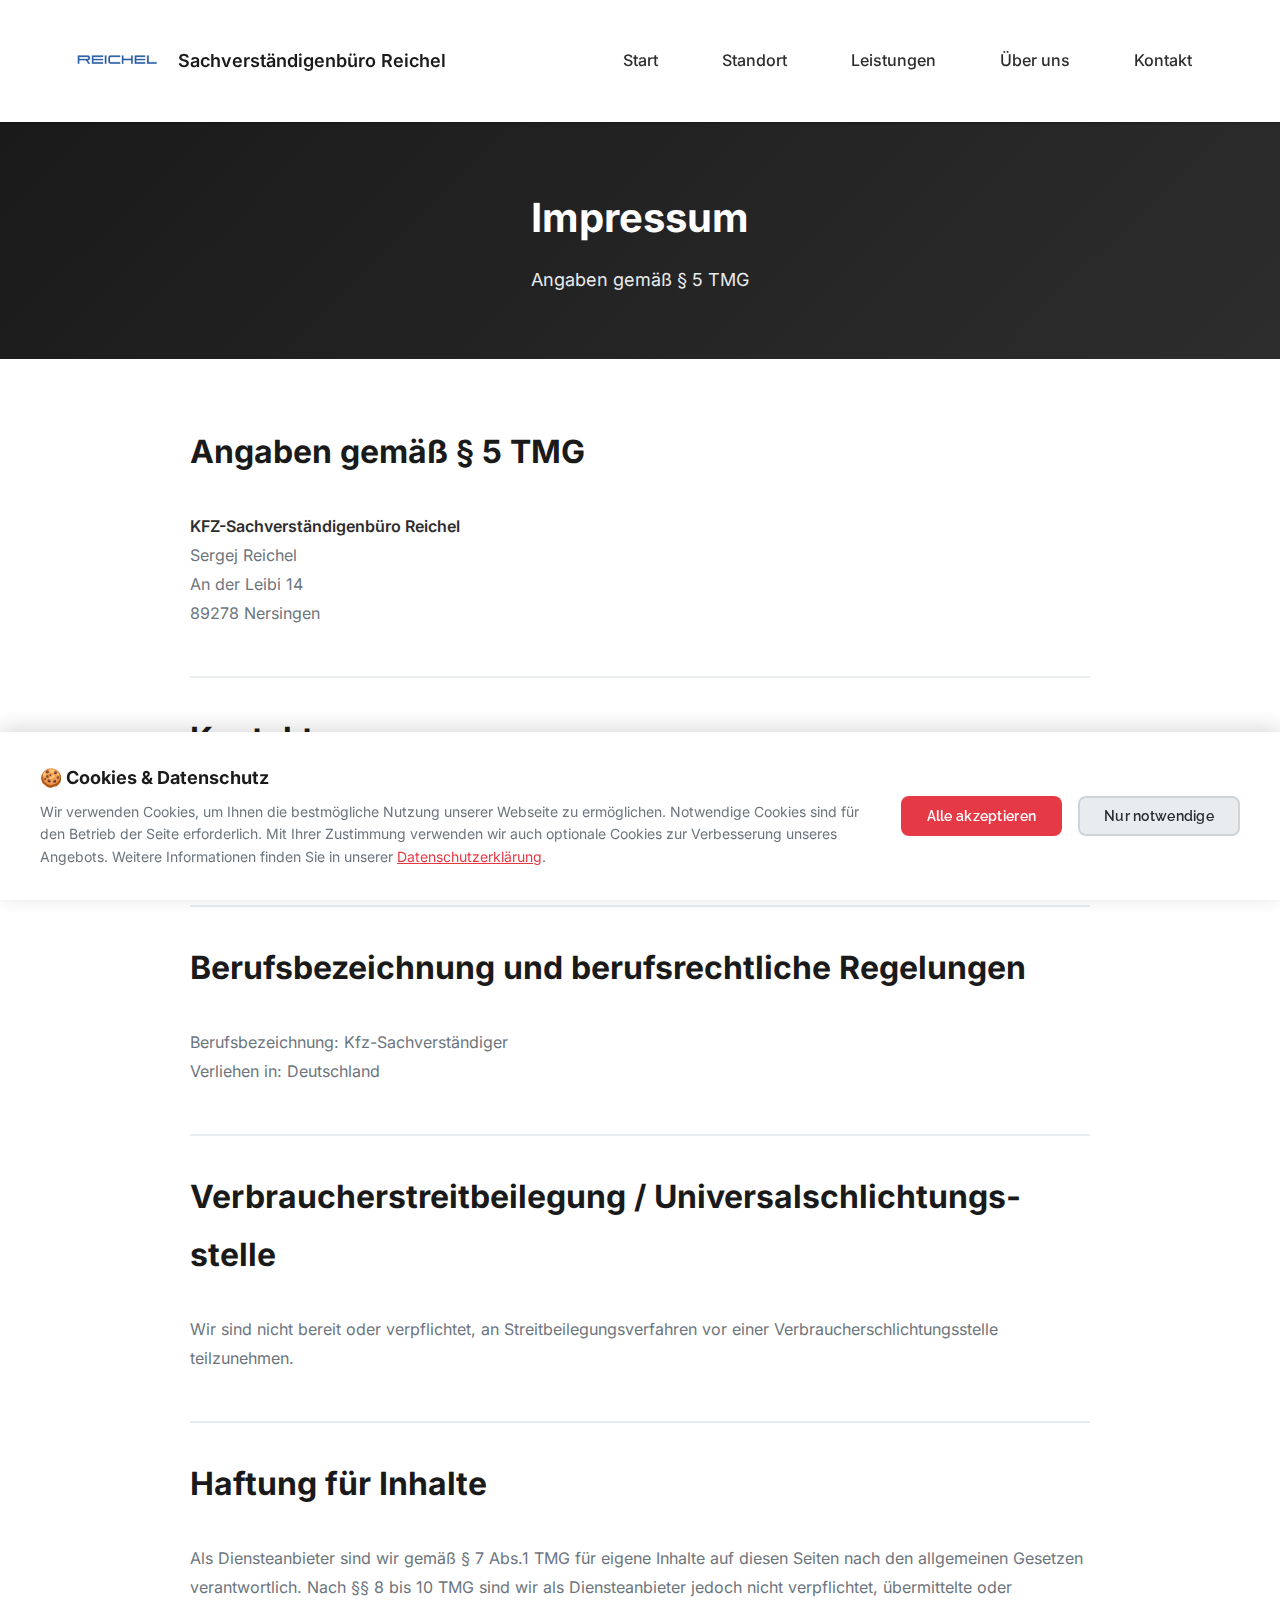
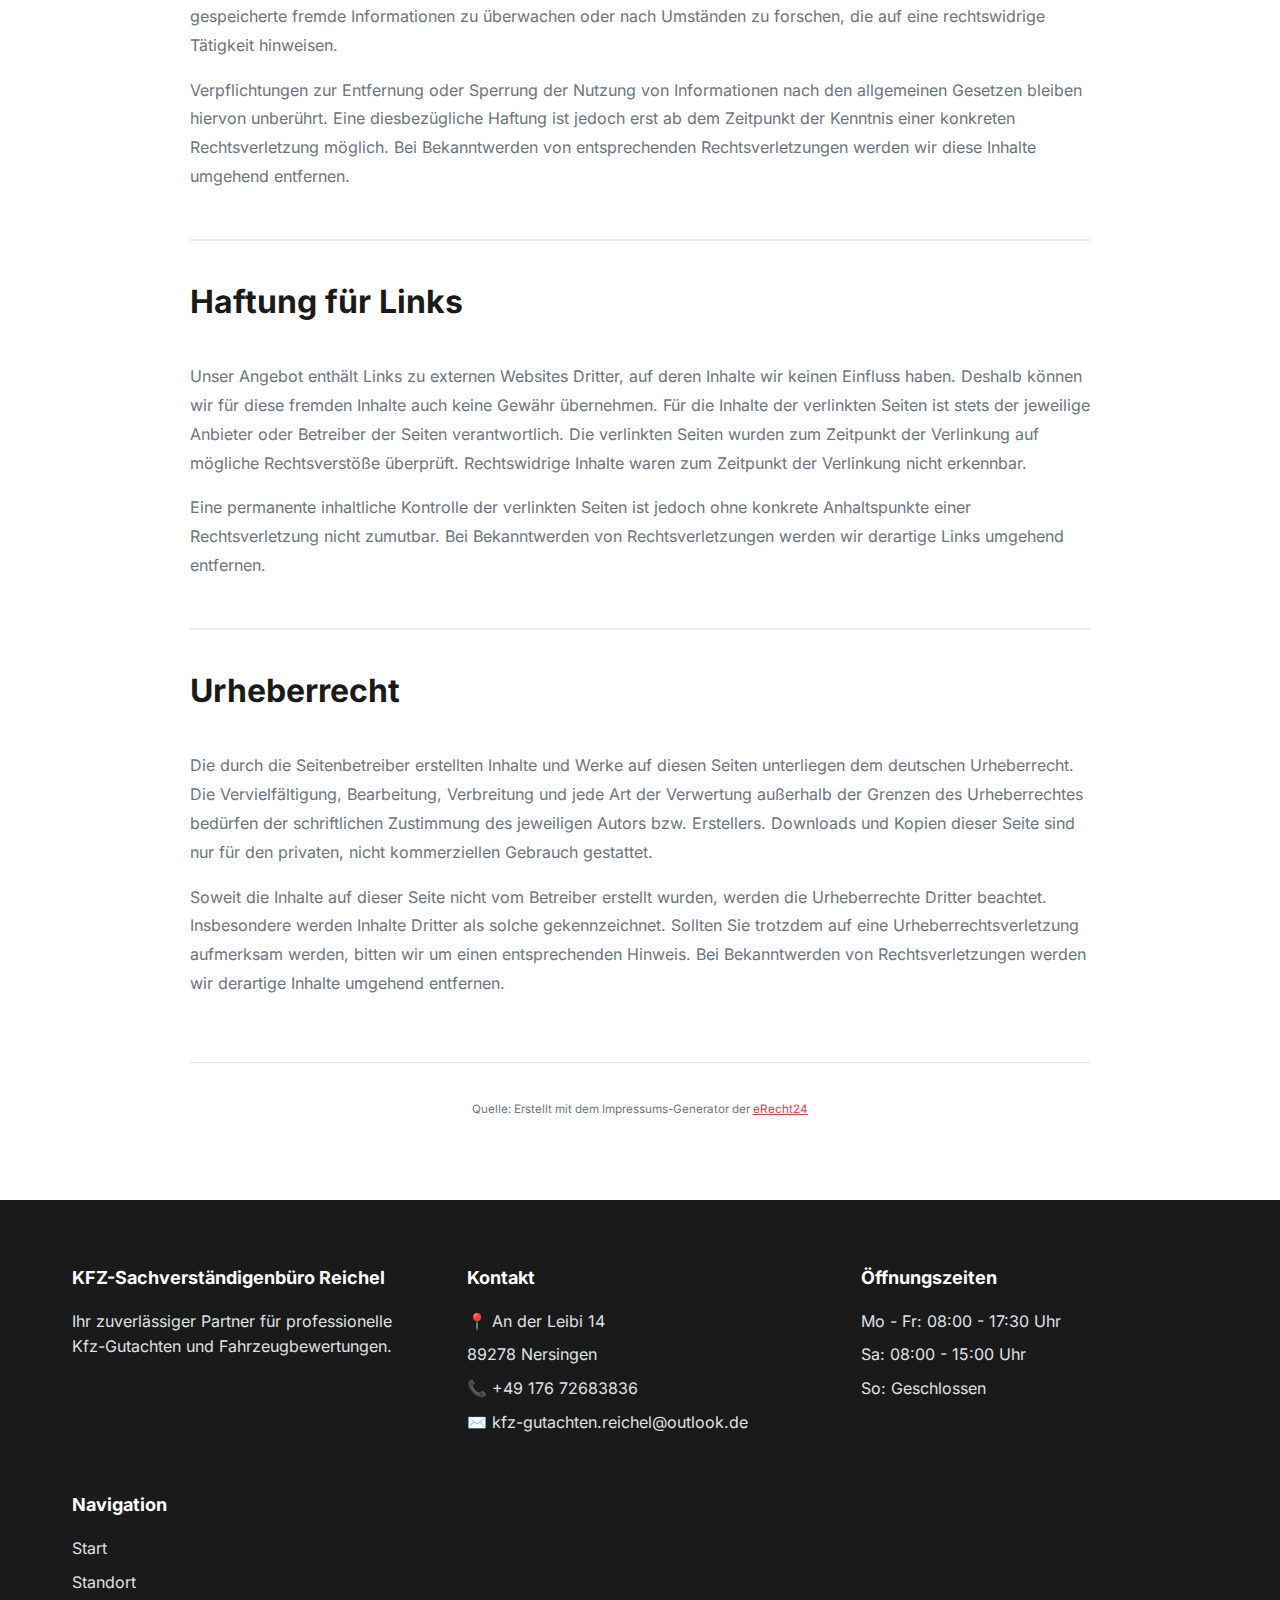
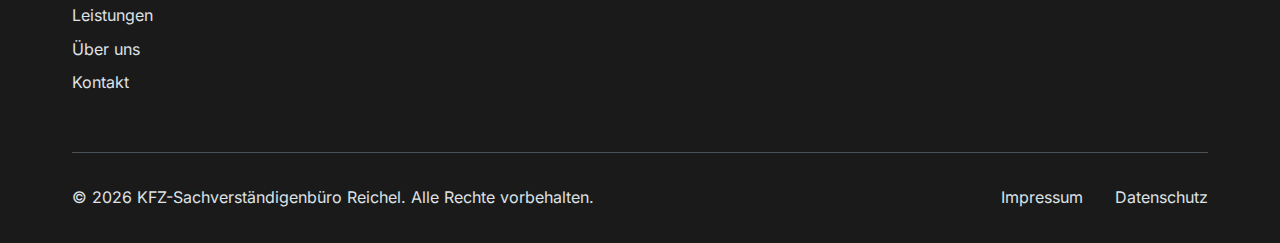
<file: impressum.html>
<!DOCTYPE html>
<html lang="de">
<head>
    <meta charset="UTF-8">
    <meta name="viewport" content="width=device-width, initial-scale=1.0">
    <meta name="description" content="Impressum - KFZ-Sachverständigenbüro Reichel">
    <meta name="robots" content="noindex, follow">
    <title>Impressum | KFZ-Sachverständigenbüro Reichel</title>
    <link rel="stylesheet" href="styles.css">
    <link rel="stylesheet" href="assets/fonts/fonts.css">
</head>
<body>
    <!-- Navigation -->
    <nav class="navbar">
        <div class="container">
            <div class="nav-wrapper">
                <a href="index.html" class="logo">
                    <img src="assets/logo.png" alt="KFZ-Sachverständigenbüro Reichel Logo" class="logo-img">
                    <span class="logo-text">Sachverständigenbüro Reichel</span>
                </a>
                <button class="mobile-menu-toggle" aria-label="Menü öffnen">
                    <span></span>
                    <span></span>
                    <span></span>
                </button>
                <ul class="nav-menu">
                    <li><a href="index.html">Start</a></li>
                    <li><a href="standort.html">Standort</a></li>
                    
                        <li><a href="leistungen.html">Leistungen</a></li>
                    <li><a href="ueber-uns.html">Über uns</a></li>
                    <li><a href="kontakt.html">Kontakt</a></li>
                </ul>
            </div>
        </div>
    </nav>

    <!-- Page Header -->
    <section class="page-header">
        <div class="container">
            <h1>Impressum</h1>
            <p>Angaben gemäß § 5 TMG</p>
        </div>
    </section>

    <!-- Impressum Content -->
    <section class="legal-content">
        <div class="container">
            <div class="legal-wrapper">

                <h2>Angaben gemäß § 5 TMG</h2>
                <p>
                    <strong>KFZ-Sachverständigenbüro Reichel</strong><br>
                    Sergej Reichel<br>
                    An der Leibi 14<br>
                    89278 Nersingen
                </p>

                <h2>Kontakt</h2>
                <p>
                    Telefon: +49 176 72683836<br>
                    E-Mail: kfz-gutachten.reichel@outlook.de
                </p>

                <h2>Berufsbezeichnung und berufsrechtliche Regelungen</h2>
                <p>
                    Berufsbezeichnung: Kfz-Sachverständiger<br>
                    Verliehen in: Deutschland
                </p>

                <h2>Verbraucher­streit­beilegung / Universal­schlichtungs­stelle</h2>
                <p>
                    Wir sind nicht bereit oder verpflichtet, an Streitbeilegungsverfahren vor einer
                    Verbraucherschlichtungsstelle teilzunehmen.
                </p>

                <h2>Haftung für Inhalte</h2>
                <p>
                    Als Diensteanbieter sind wir gemäß § 7 Abs.1 TMG für eigene Inhalte auf diesen Seiten nach den
                    allgemeinen Gesetzen verantwortlich. Nach §§ 8 bis 10 TMG sind wir als Diensteanbieter jedoch nicht
                    verpflichtet, übermittelte oder gespeicherte fremde Informationen zu überwachen oder nach Umständen
                    zu forschen, die auf eine rechtswidrige Tätigkeit hinweisen.
                </p>
                <p>
                    Verpflichtungen zur Entfernung oder Sperrung der Nutzung von Informationen nach den allgemeinen
                    Gesetzen bleiben hiervon unberührt. Eine diesbezügliche Haftung ist jedoch erst ab dem Zeitpunkt der
                    Kenntnis einer konkreten Rechtsverletzung möglich. Bei Bekanntwerden von entsprechenden
                    Rechtsverletzungen werden wir diese Inhalte umgehend entfernen.
                </p>

                <h2>Haftung für Links</h2>
                <p>
                    Unser Angebot enthält Links zu externen Websites Dritter, auf deren Inhalte wir keinen Einfluss haben.
                    Deshalb können wir für diese fremden Inhalte auch keine Gewähr übernehmen. Für die Inhalte der
                    verlinkten Seiten ist stets der jeweilige Anbieter oder Betreiber der Seiten verantwortlich. Die
                    verlinkten Seiten wurden zum Zeitpunkt der Verlinkung auf mögliche Rechtsverstöße überprüft.
                    Rechtswidrige Inhalte waren zum Zeitpunkt der Verlinkung nicht erkennbar.
                </p>
                <p>
                    Eine permanente inhaltliche Kontrolle der verlinkten Seiten ist jedoch ohne konkrete Anhaltspunkte
                    einer Rechtsverletzung nicht zumutbar. Bei Bekanntwerden von Rechtsverletzungen werden wir derartige
                    Links umgehend entfernen.
                </p>

                <h2>Urheberrecht</h2>
                <p>
                    Die durch die Seitenbetreiber erstellten Inhalte und Werke auf diesen Seiten unterliegen dem deutschen
                    Urheberrecht. Die Vervielfältigung, Bearbeitung, Verbreitung und jede Art der Verwertung außerhalb der
                    Grenzen des Urheberrechtes bedürfen der schriftlichen Zustimmung des jeweiligen Autors bzw. Erstellers.
                    Downloads und Kopien dieser Seite sind nur für den privaten, nicht kommerziellen Gebrauch gestattet.
                </p>
                <p>
                    Soweit die Inhalte auf dieser Seite nicht vom Betreiber erstellt wurden, werden die Urheberrechte Dritter
                    beachtet. Insbesondere werden Inhalte Dritter als solche gekennzeichnet. Sollten Sie trotzdem auf eine
                    Urheberrechtsverletzung aufmerksam werden, bitten wir um einen entsprechenden Hinweis. Bei Bekanntwerden
                    von Rechtsverletzungen werden wir derartige Inhalte umgehend entfernen.
                </p>

                <div class="legal-footer">
                    <p><small>Quelle: Erstellt mit dem Impressums-Generator der <a href="https://www.e-recht24.de" target="_blank" rel="noopener">eRecht24</a></small></p>
                </div>

            </div>
        </div>
    </section>

    <!-- Footer -->
    <footer class="footer">
        <div class="container">
            <div class="footer-grid">
                <div class="footer-col">
                    <h4>KFZ-Sachverständigenbüro Reichel</h4>
                    <p>Ihr zuverlässiger Partner für professionelle Kfz-Gutachten und Fahrzeugbewertungen.</p>
                </div>

                <div class="footer-col">
                    <h4>Kontakt</h4>
                    <ul>
                        <li>📍 An der Leibi 14</li>
                        <li>89278 Nersingen</li>
                        <li>📞 <a href="tel:+4917672683836">+49 176 72683836</a></li>
                        <li>✉️ <a href="mailto:kfz-gutachten.reichel@outlook.de">kfz-gutachten.reichel@outlook.de</a></li>
                    </ul>
                </div>

                <div class="footer-col">
                    <h4>Öffnungszeiten</h4>
                    <ul>
                        <li>Mo - Fr: 08:00 - 17:30 Uhr</li>
                        <li>Sa: 08:00 - 15:00 Uhr</li>
                        <li>So: Geschlossen</li>
                    </ul>
                </div>

                <div class="footer-col">
                    <h4>Navigation</h4>
                    <ul>
                        <li><a href="index.html">Start</a></li>
                    <li><a href="standort.html">Standort</a></li>
                        
                        <li><a href="leistungen.html">Leistungen</a></li>
                        <li><a href="ueber-uns.html">Über uns</a></li>
                        <li><a href="kontakt.html">Kontakt</a></li>
                    </ul>
                </div>
            </div>

            <div class="footer-bottom">
                <p>&copy; 2026 KFZ-Sachverständigenbüro Reichel. Alle Rechte vorbehalten.</p>
                <div class="footer-links">
                    <a href="impressum.html">Impressum</a>
                    <a href="datenschutz.html">Datenschutz</a>
                </div>
            </div>
        </div>
    </footer>

    <!-- Cookie Banner -->
    <div id="cookieBanner" class="cookie-banner">
        <div class="cookie-banner-content">
            <div class="cookie-banner-text">
                <h3>🍪 Cookies & Datenschutz</h3>
                <p>
                    Wir verwenden Cookies, um Ihnen die bestmögliche Nutzung unserer Webseite zu ermöglichen.
                    Notwendige Cookies sind für den Betrieb der Seite erforderlich. Mit Ihrer Zustimmung verwenden
                    wir auch optionale Cookies zur Verbesserung unseres Angebots.
                    Weitere Informationen finden Sie in unserer <a href="datenschutz.html">Datenschutzerklärung</a>.
                </p>
            </div>
            <div class="cookie-banner-buttons">
                <button id="acceptAllCookies" class="btn btn-accept-all">Alle akzeptieren</button>
                <button id="acceptNecessaryCookies" class="btn btn-accept-necessary">Nur notwendige</button>
            </div>
        </div>
    </div>

    <script src="script.js"></script>
    <script src="cookie-banner.js"></script>
</body>
</html>
</file>
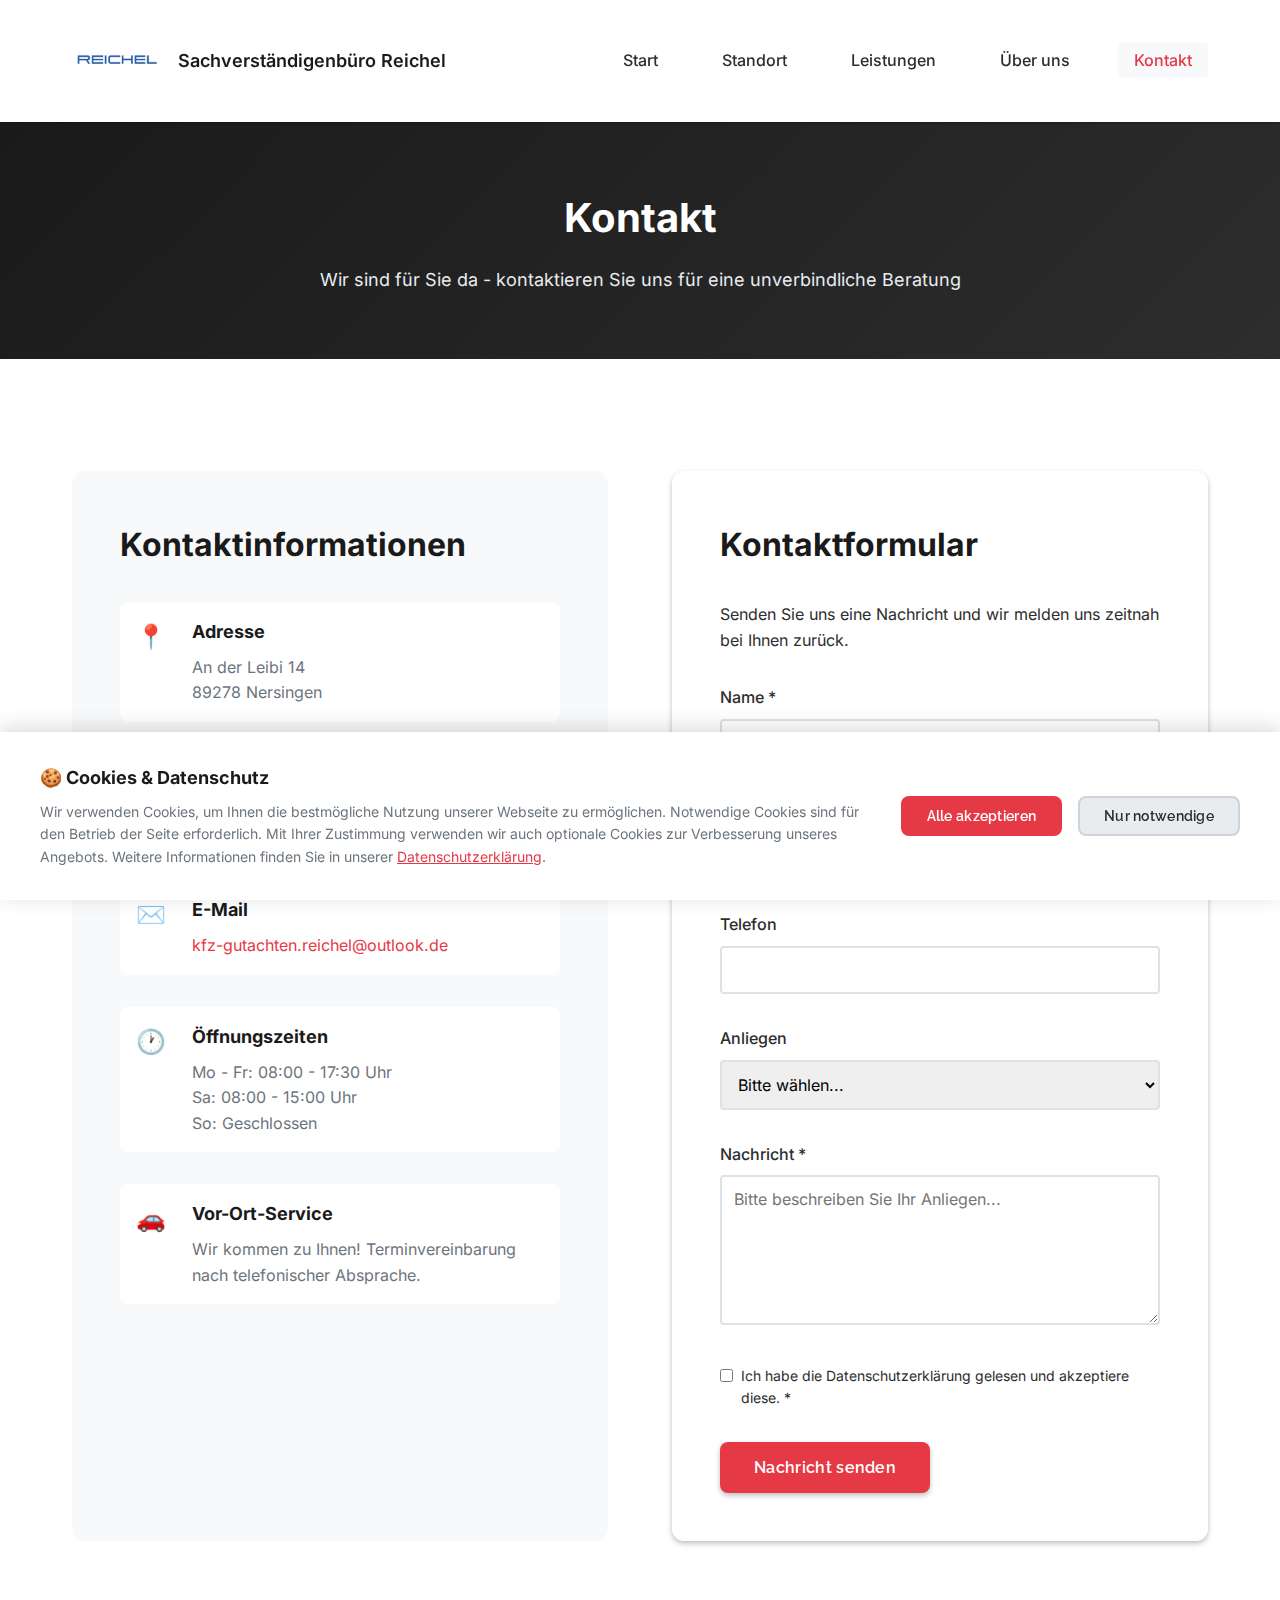
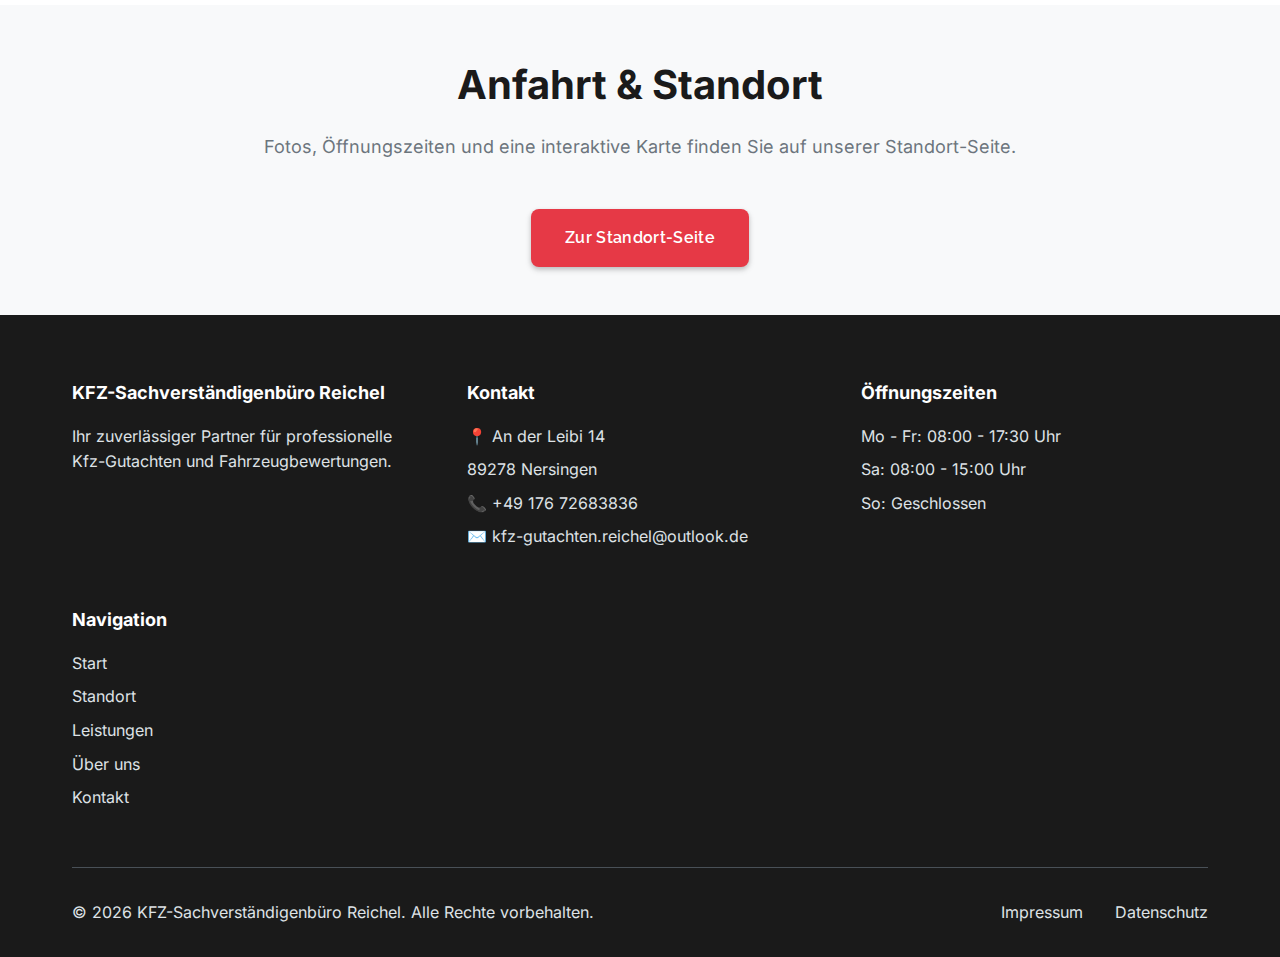
<file: kontakt.html>
<!DOCTYPE html>
<html lang="de">
<head>
    <meta charset="UTF-8">
    <meta name="viewport" content="width=device-width, initial-scale=1.0">
    <meta name="description" content="Kontaktieren Sie KFZ-Sachverständigenbüro Reichel für professionelle Fahrzeugbegutachtung und Gutachten.">
    <title>Kontakt | KFZ-Sachverständigenbüro Reichel</title>
    <link rel="stylesheet" href="styles.css">
    <link rel="stylesheet" href="assets/fonts/fonts.css">
</head>
<body>
    <!-- Navigation -->
    <nav class="navbar">
        <div class="container">
            <div class="nav-wrapper">
                <a href="index.html" class="logo">
                    <img src="assets/logo.png" alt="KFZ-Sachverständigenbüro Reichel Logo" class="logo-img">
                    <span class="logo-text">Sachverständigenbüro Reichel</span>
                </a>
                <button class="mobile-menu-toggle" aria-label="Menü öffnen">
                    <span></span>
                    <span></span>
                    <span></span>
                </button>
                <ul class="nav-menu">
                    <li><a href="index.html">Start</a></li>
                    <li><a href="standort.html">Standort</a></li>
                    
                        <li><a href="leistungen.html">Leistungen</a></li>
                    <li><a href="ueber-uns.html">Über uns</a></li>
                    <li><a href="kontakt.html" class="active">Kontakt</a></li>
                </ul>
            </div>
        </div>
    </nav>

    <!-- Page Header -->
    <section class="page-header">
        <div class="container">
            <h1>Kontakt</h1>
            <p>Wir sind für Sie da - kontaktieren Sie uns für eine unverbindliche Beratung</p>
        </div>
    </section>

    <!-- Kontakt Section -->
    <section class="contact-section">
        <div class="container">
            <div class="contact-content">
                <!-- Kontaktinformationen -->
                <div class="contact-info">
                    <h2>Kontaktinformationen</h2>

                    <div class="contact-item">
                        <div class="contact-icon">📍</div>
                        <div class="contact-details">
                            <h3>Adresse</h3>
                            <p>An der Leibi 14<br>
                            89278 Nersingen</p>
                        </div>
                    </div>

                    <div class="contact-item">
                        <div class="contact-icon">📞</div>
                        <div class="contact-details">
                            <h3>Telefon</h3>
                            <p><a href="tel:+4917672683836">+49 176 72683836</a></p>
                        </div>
                    </div>

                    <div class="contact-item">
                        <div class="contact-icon">✉️</div>
                        <div class="contact-details">
                            <h3>E-Mail</h3>
                            <p><a href="mailto:kfz-gutachten.reichel@outlook.de">kfz-gutachten.reichel@outlook.de</a></p>
                        </div>
                    </div>

                    <div class="contact-item">
                        <div class="contact-icon">🕐</div>
                        <div class="contact-details">
                            <h3>Öffnungszeiten</h3>
                            <p>
                                Mo - Fr: 08:00 - 17:30 Uhr<br>
                                Sa: 08:00 - 15:00 Uhr<br>
                                So: Geschlossen
                            </p>
                        </div>
                    </div>

                    <div class="contact-item">
                        <div class="contact-icon">🚗</div>
                        <div class="contact-details">
                            <h3>Vor-Ort-Service</h3>
                            <p>Wir kommen zu Ihnen! Terminvereinbarung nach telefonischer Absprache.</p>
                        </div>
                    </div>
                </div>

                <!-- Kontaktformular -->
                <div class="contact-form-wrapper">
                    <h2>Kontaktformular</h2>
                    <p class="mb-3">Senden Sie uns eine Nachricht und wir melden uns zeitnah bei Ihnen zurück.</p>

                    <form action="https://api.web3forms.com/submit" method="POST" id="contactForm">
                        <input type="hidden" name="access_key" value="821fdf55-4f20-48b9-a6f3-72b0fc8d6e42">
                        <input type="hidden" name="redirect" value="https://web3forms.com/success">
                        <input type="hidden" name="subject" value="Neue Kontaktanfrage von KFZ-Reichel Website">
                        <input type="hidden" name="from_name" value="KFZ-Sachverständigenbüro Reichel">
                        <input type="hidden" name="to" value="julian_reichel@hotmail.de">

                        <div class="form-group">
                            <label for="name">Name *</label>
                            <input type="text" id="name" name="name" required>
                        </div>

                        <div class="form-group">
                            <label for="email">E-Mail *</label>
                            <input type="email" id="email" name="email" required>
                        </div>

                        <div class="form-group">
                            <label for="phone">Telefon</label>
                            <input type="tel" id="phone" name="phone">
                        </div>

                        <div class="form-group">
                            <label for="service">Anliegen</label>
                            <select id="service" name="service">
                                <option value="">Bitte wählen...</option>
                                <option value="unfallgutachten">Unfallgutachten</option>
                                <option value="wertgutachten">Wertgutachten</option>
                                <option value="oldtimer">Oldtimer-Bewertung</option>
                                <option value="haftpflicht">Haftpflichtgutachten</option>
                                <option value="beweissicherung">Beweissicherung</option>
                                <option value="technisch">Technische Begutachtung</option>
                                <option value="sonstiges">Sonstiges</option>
                            </select>
                        </div>

                        <div class="form-group">
                            <label for="message">Nachricht *</label>
                            <textarea id="message" name="message" required placeholder="Bitte beschreiben Sie Ihr Anliegen..."></textarea>
                        </div>

                        <div class="form-group">
                            <div class="form-checkbox">
                                <input type="checkbox" id="privacy" name="privacy" required>
                                <label for="privacy">Ich habe die <a href="datenschutz.html" target="_blank">Datenschutzerklärung</a> gelesen und akzeptiere diese. *</label>
                            </div>
                        </div>

                        <button type="submit" class="btn btn-primary">Nachricht senden</button>
                    </form>
                </div>
            </div>
        </div>
    </section>

    <!-- Standort Hinweis -->
    <section class="cta-section" style="background: var(--color-gray-100); padding: 3rem 0;">
        <div class="container">
            <div class="cta-content" style="color: var(--color-text);">
                <h2 style="color: var(--color-primary);">Anfahrt & Standort</h2>
                <p style="color: var(--color-text-light);">Fotos, Öffnungszeiten und eine interaktive Karte finden Sie auf unserer Standort-Seite.</p>
                <div class="cta-buttons">
                    <a href="standort.html" class="btn btn-primary">Zur Standort-Seite</a>
                </div>
            </div>
        </div>
    </section>

    <!-- Footer -->
    <footer class="footer">
        <div class="container">
            <div class="footer-grid">
                <div class="footer-col">
                    <h4>KFZ-Sachverständigenbüro Reichel</h4>
                    <p>Ihr zuverlässiger Partner für professionelle Kfz-Gutachten und Fahrzeugbewertungen.</p>
                </div>

                <div class="footer-col">
                    <h4>Kontakt</h4>
                    <ul>
                        <li>📍 An der Leibi 14</li>
                        <li>89278 Nersingen</li>
                        <li>📞 <a href="tel:+4917672683836">+49 176 72683836</a></li>
                        <li>✉️ <a href="mailto:kfz-gutachten.reichel@outlook.de">kfz-gutachten.reichel@outlook.de</a></li>
                    </ul>
                </div>

                <div class="footer-col">
                    <h4>Öffnungszeiten</h4>
                    <ul>
                        <li>Mo - Fr: 08:00 - 17:30 Uhr</li>
                        <li>Sa: 08:00 - 15:00 Uhr</li>
                        <li>So: Geschlossen</li>
                    </ul>
                </div>

                <div class="footer-col">
                    <h4>Navigation</h4>
                    <ul>
                        <li><a href="index.html">Start</a></li>
                    <li><a href="standort.html">Standort</a></li>
                        
                        <li><a href="leistungen.html">Leistungen</a></li>
                        <li><a href="ueber-uns.html">Über uns</a></li>
                        <li><a href="kontakt.html">Kontakt</a></li>
                    </ul>
                </div>
            </div>

            <div class="footer-bottom">
                <p>&copy; 2026 KFZ-Sachverständigenbüro Reichel. Alle Rechte vorbehalten.</p>
                <div class="footer-links">
                    <a href="impressum.html">Impressum</a>
                    <a href="datenschutz.html">Datenschutz</a>
                </div>
            </div>
        </div>
    </footer>

    <!-- Cookie Banner -->
    <div id="cookieBanner" class="cookie-banner">
        <div class="cookie-banner-content">
            <div class="cookie-banner-text">
                <h3>🍪 Cookies & Datenschutz</h3>
                <p>
                    Wir verwenden Cookies, um Ihnen die bestmögliche Nutzung unserer Webseite zu ermöglichen.
                    Notwendige Cookies sind für den Betrieb der Seite erforderlich. Mit Ihrer Zustimmung verwenden
                    wir auch optionale Cookies zur Verbesserung unseres Angebots.
                    Weitere Informationen finden Sie in unserer <a href="datenschutz.html">Datenschutzerklärung</a>.
                </p>
            </div>
            <div class="cookie-banner-buttons">
                <button id="acceptAllCookies" class="btn btn-accept-all">Alle akzeptieren</button>
                <button id="acceptNecessaryCookies" class="btn btn-accept-necessary">Nur notwendige</button>
            </div>
        </div>
    </div>

    <script src="script.js"></script>
    <script src="cookie-banner.js"></script>
</body>
</html>
</file>
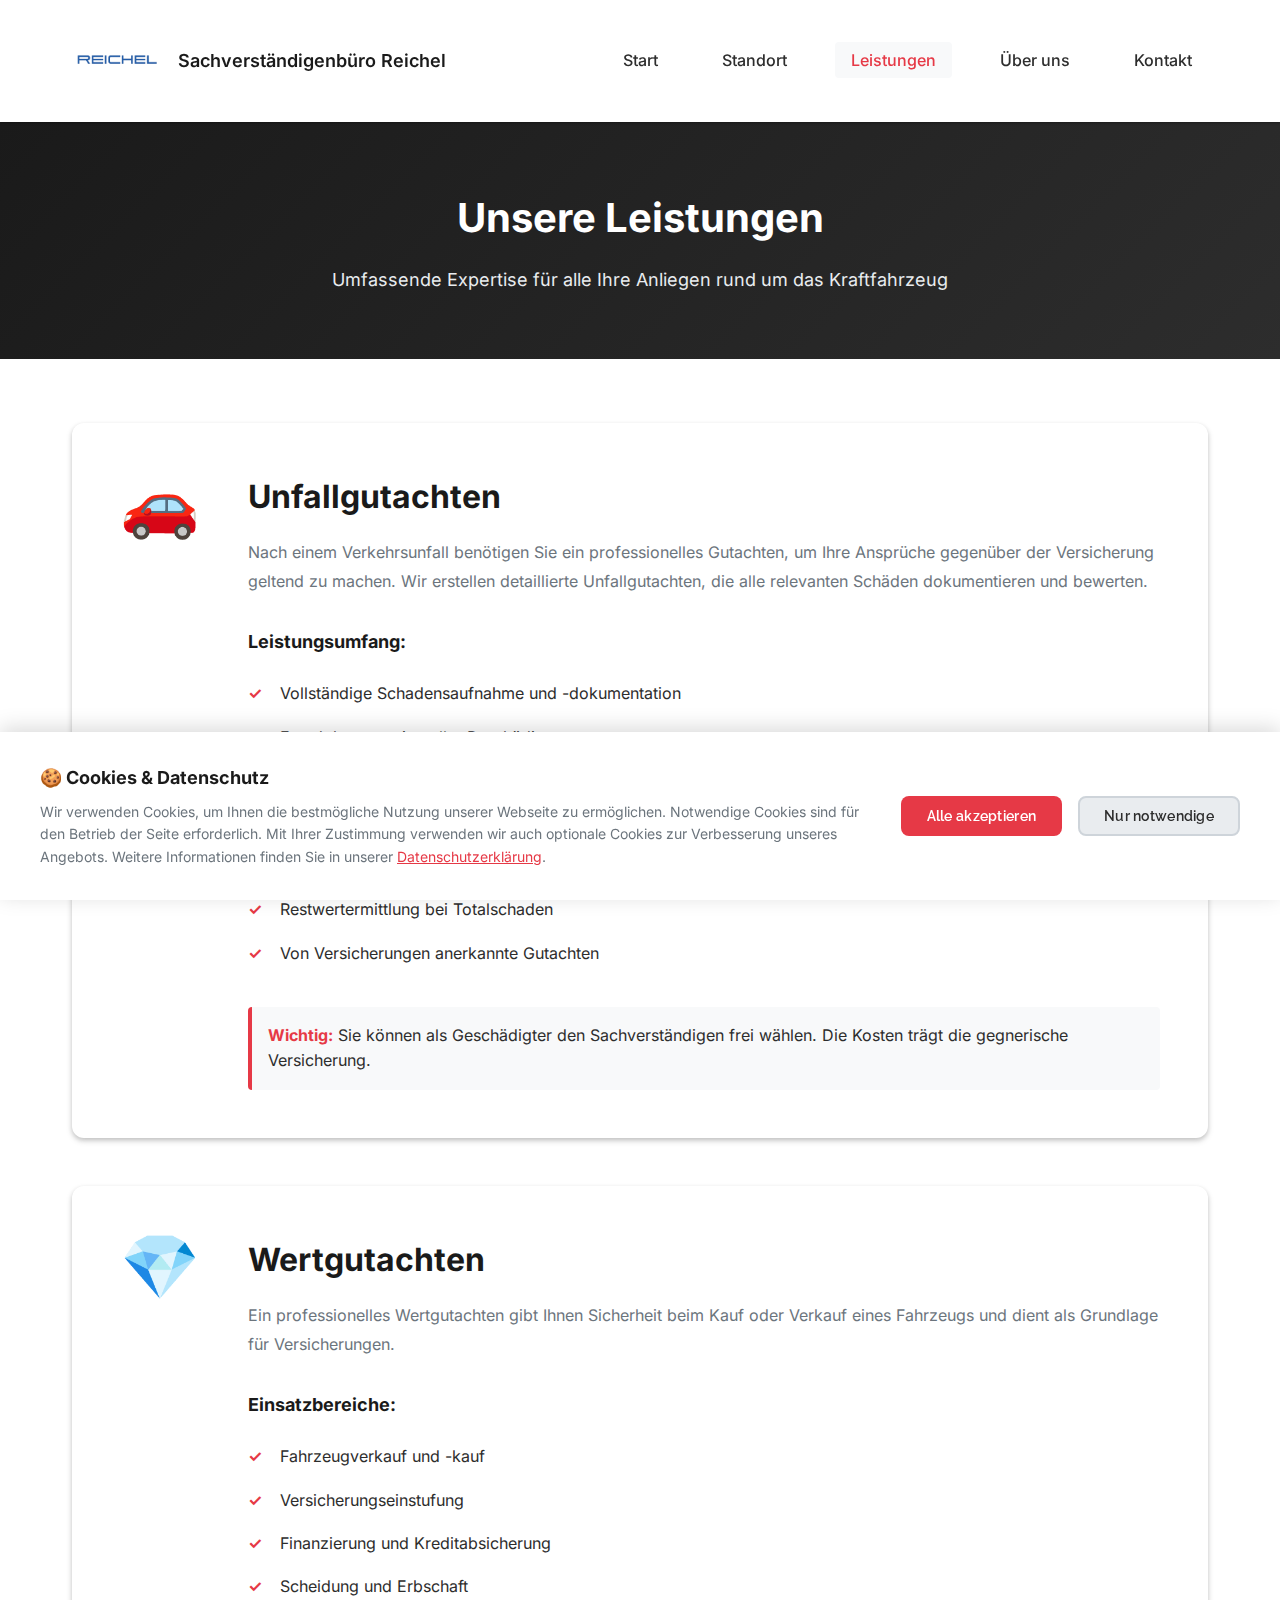
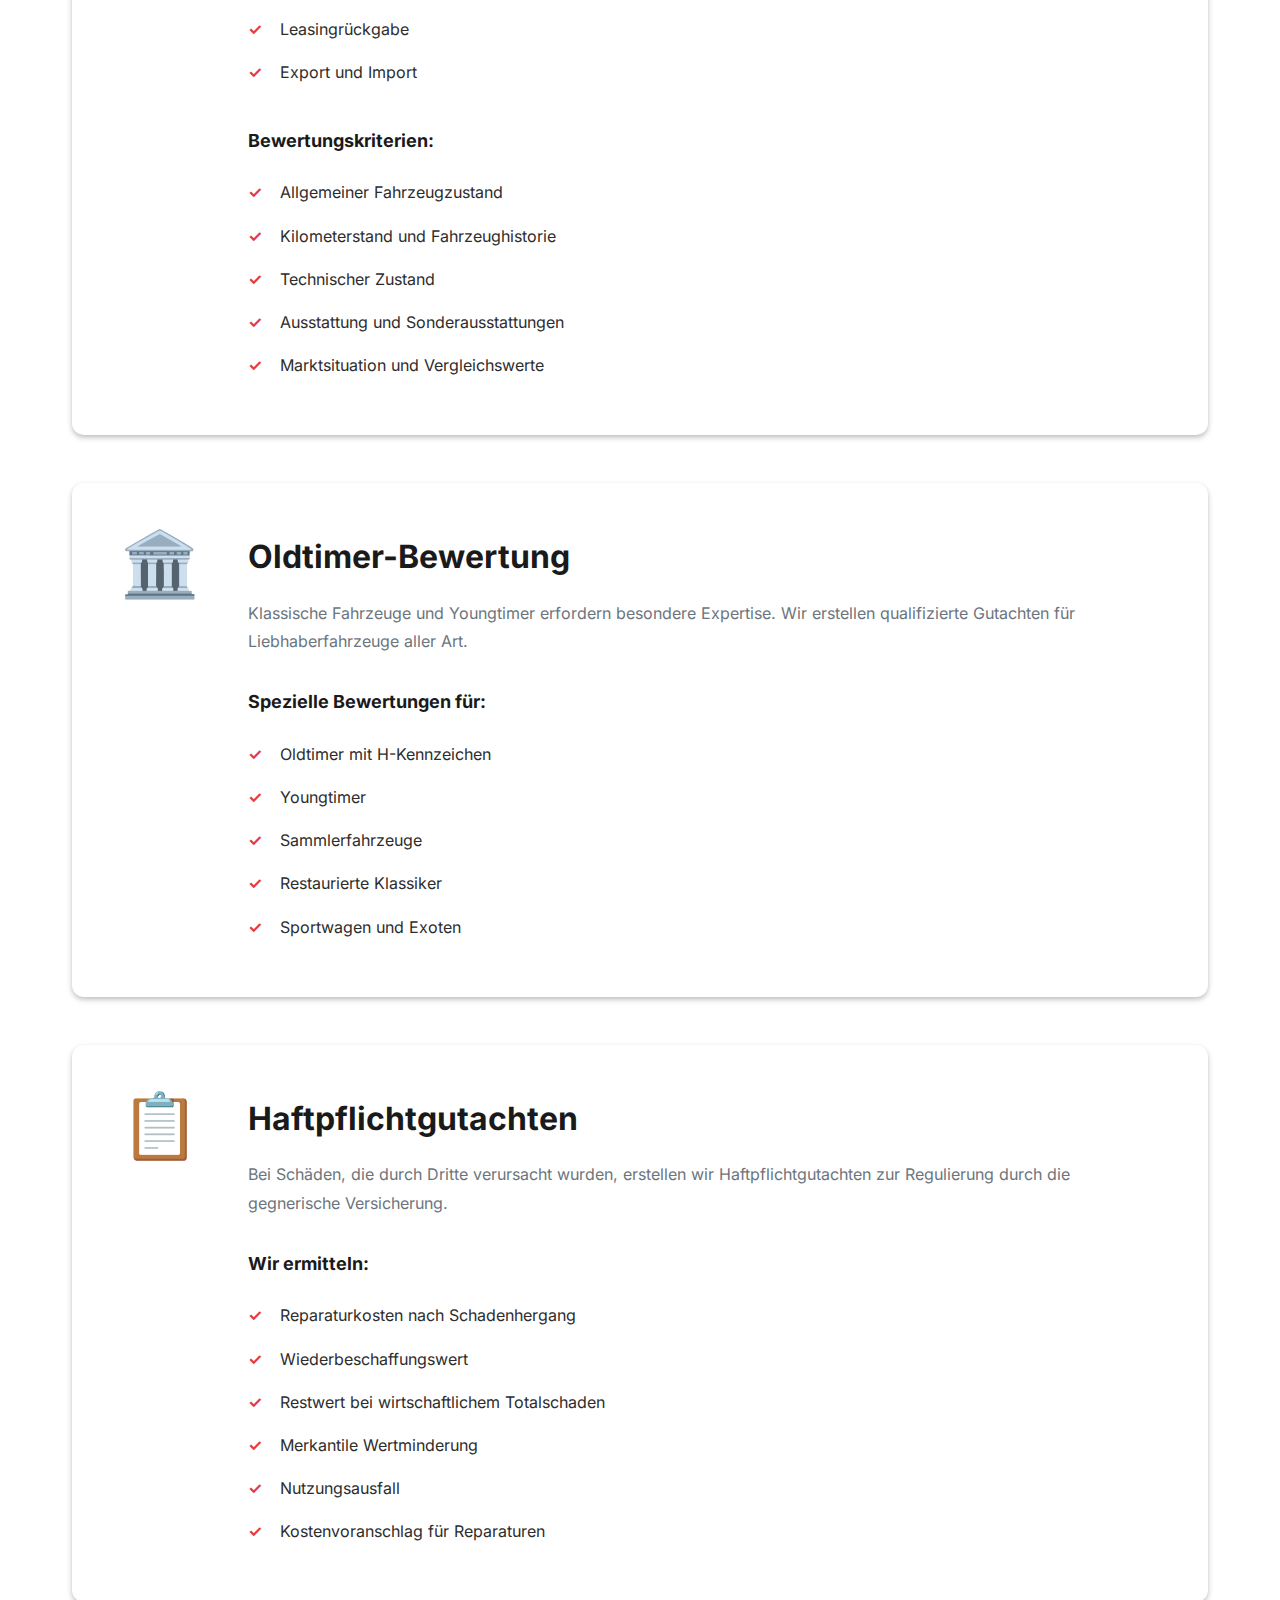
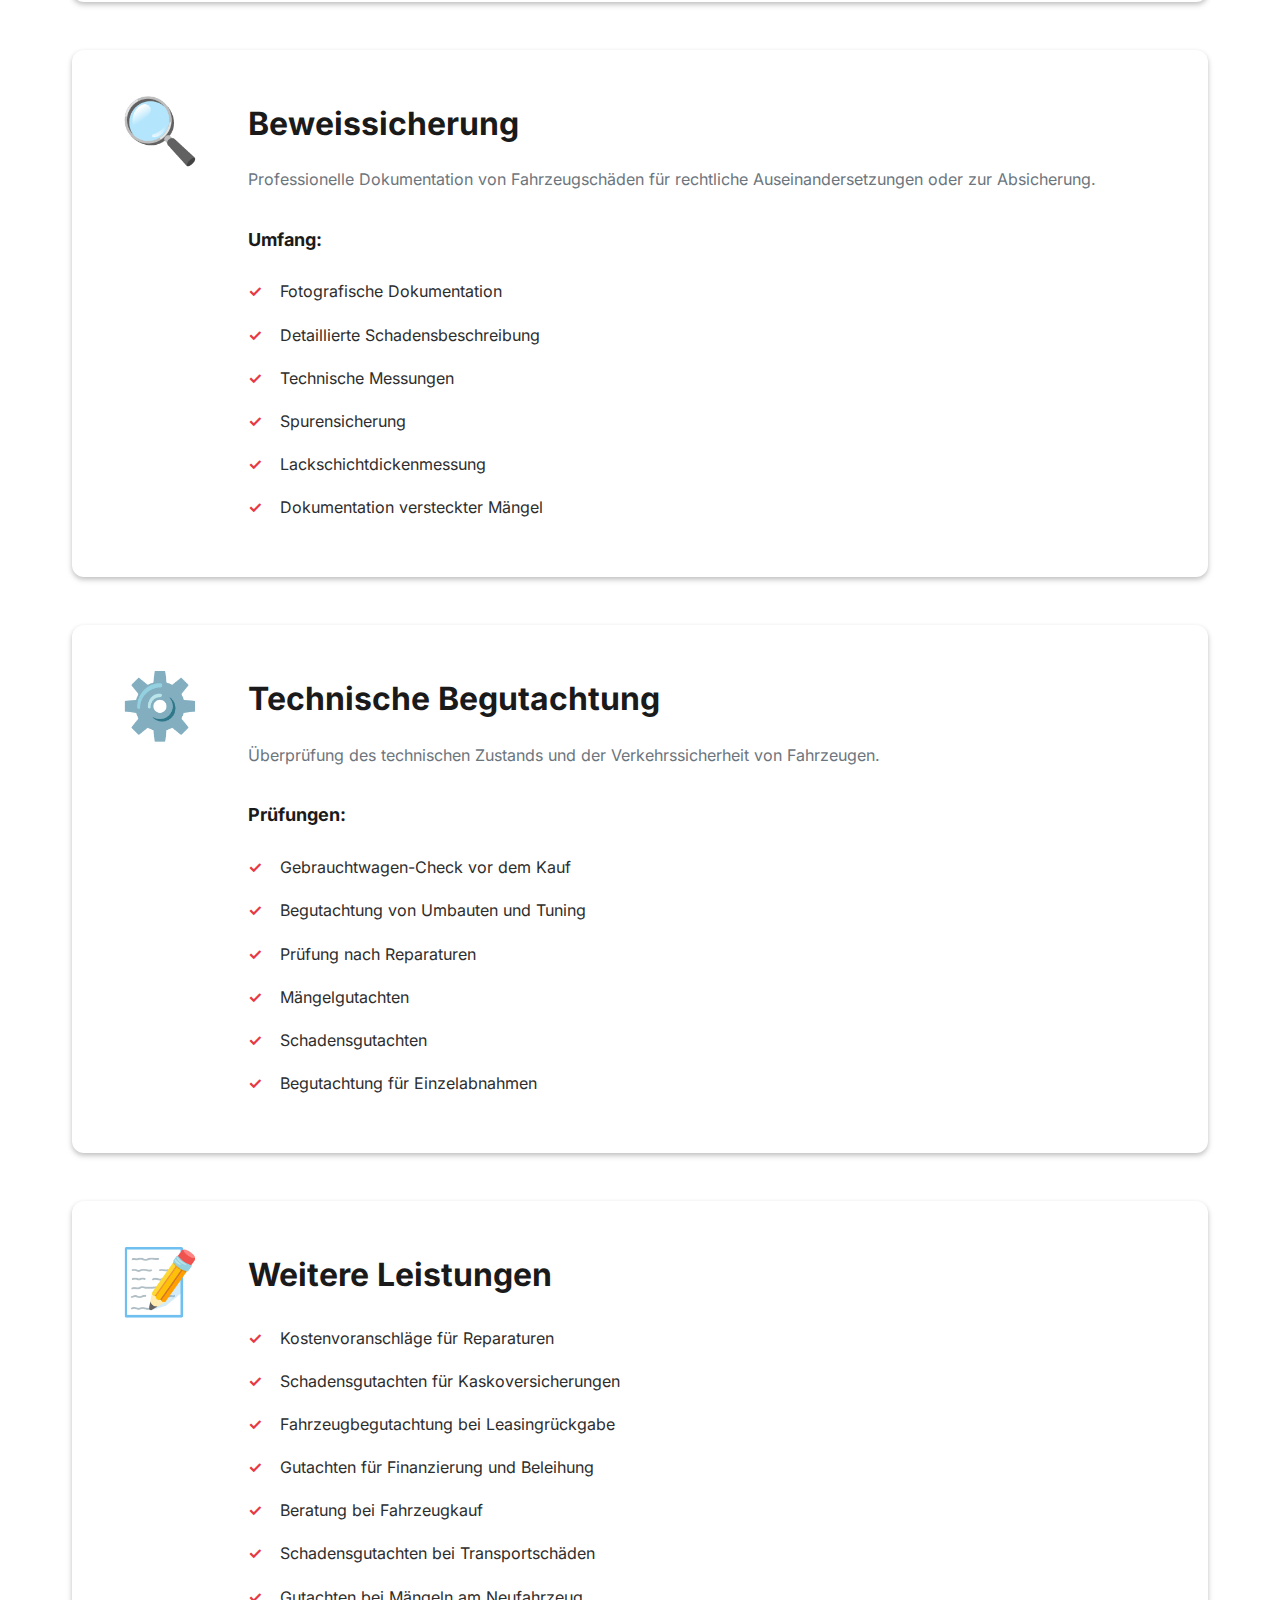
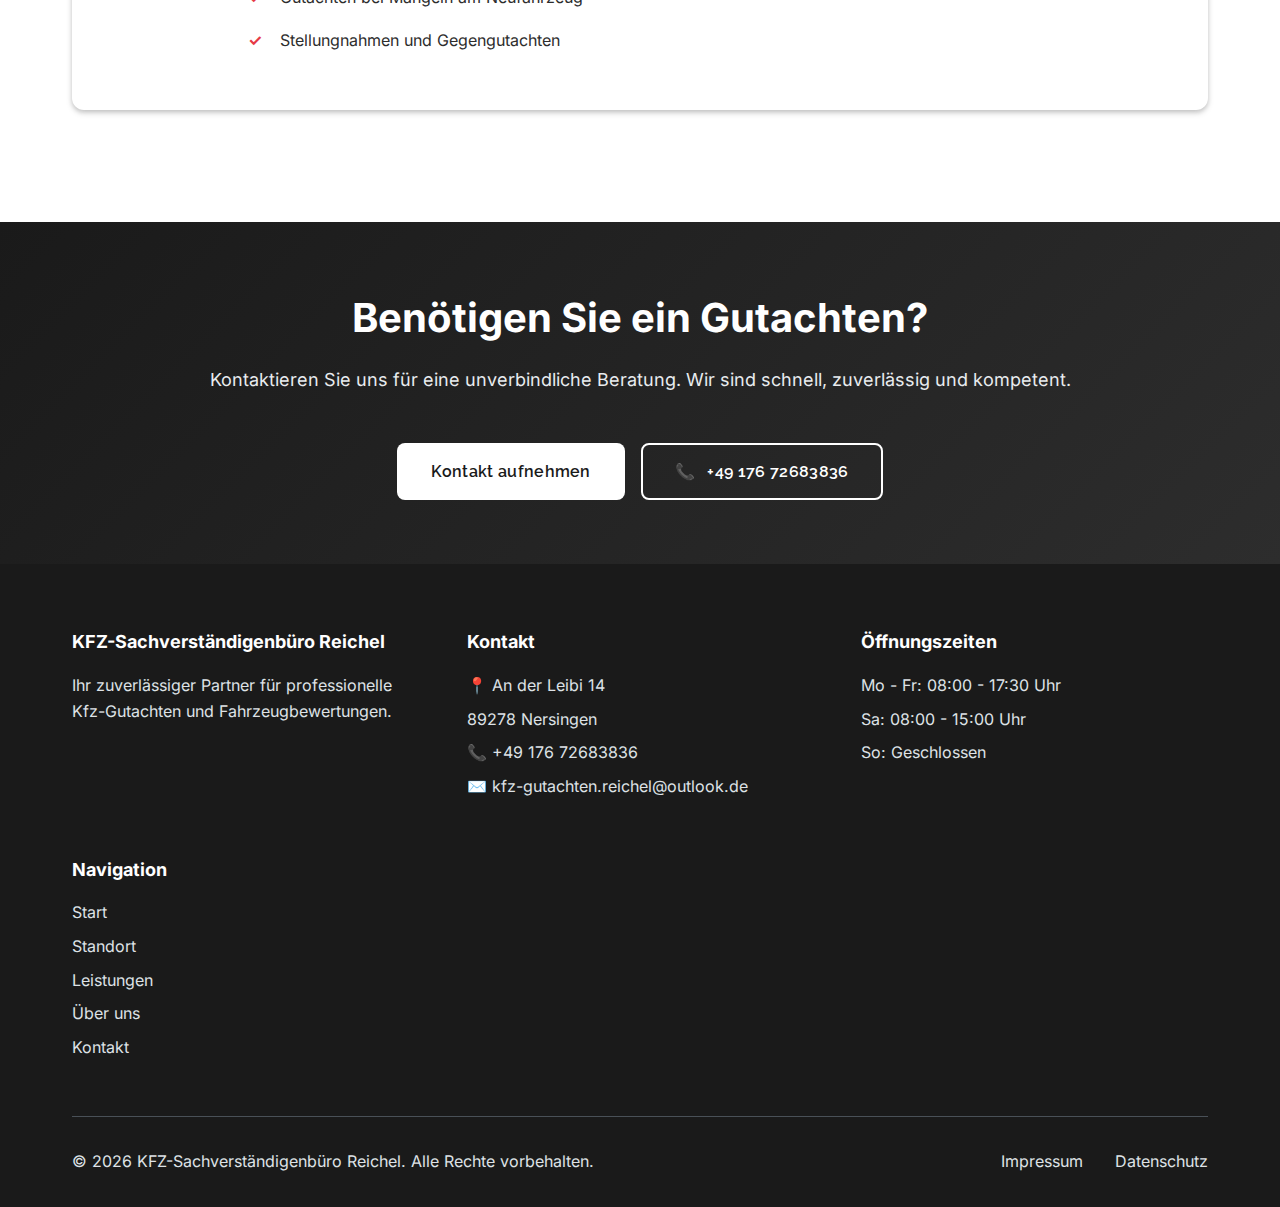
<file: leistungen.html>
<!DOCTYPE html>
<html lang="de">
<head>
    <meta charset="UTF-8">
    <meta name="viewport" content="width=device-width, initial-scale=1.0">
    <meta name="description" content="Unsere Leistungen - KFZ-Sachverständigenbüro Reichel bietet professionelle Gutachten für Unfallschäden, Wertermittlung, Oldtimer und mehr.">
    <title>Leistungen | KFZ-Sachverständigenbüro Reichel</title>
    <link rel="stylesheet" href="styles.css">
    <link rel="stylesheet" href="assets/fonts/fonts.css">
</head>
<body>
    <!-- Navigation -->
    <nav class="navbar">
        <div class="container">
            <div class="nav-wrapper">
                <a href="index.html" class="logo">
                    <img src="assets/logo.png" alt="KFZ-Sachverständigenbüro Reichel Logo" class="logo-img">
                    <span class="logo-text">Sachverständigenbüro Reichel</span>
                </a>
                <button class="mobile-menu-toggle" aria-label="Menü öffnen">
                    <span></span>
                    <span></span>
                    <span></span>
                </button>
                <ul class="nav-menu">
                    <li><a href="index.html">Start</a></li>
                    <li><a href="standort.html">Standort</a></li>
                    <li><a href="leistungen.html" class="active">Leistungen</a></li>
                    <li><a href="ueber-uns.html">Über uns</a></li>
                    <li><a href="kontakt.html">Kontakt</a></li>
                </ul>
            </div>
        </div>
    </nav>

    <!-- Page Header -->
    <section class="page-header">
        <div class="container">
            <h1>Unsere Leistungen</h1>
            <p>Umfassende Expertise für alle Ihre Anliegen rund um das Kraftfahrzeug</p>
        </div>
    </section>

    <!-- Detaillierte Leistungen -->
    <section class="services-detail">
        <div class="container">
            <!-- Unfallgutachten -->
            <div class="service-detail-card">
                <div class="service-detail-icon">🚗</div>
                <div class="service-detail-content">
                    <h2>Unfallgutachten</h2>
                    <p>Nach einem Verkehrsunfall benötigen Sie ein professionelles Gutachten, um Ihre Ansprüche gegenüber der Versicherung geltend zu machen. Wir erstellen detaillierte Unfallgutachten, die alle relevanten Schäden dokumentieren und bewerten.</p>

                    <h3>Leistungsumfang:</h3>
                    <ul>
                        <li>Vollständige Schadensaufnahme und -dokumentation</li>
                        <li>Fotodokumentation aller Beschädigungen</li>
                        <li>Ermittlung der Reparaturkosten</li>
                        <li>Wertminderung des Fahrzeugs</li>
                        <li>Nutzungsausfallentschädigung</li>
                        <li>Restwertermittlung bei Totalschaden</li>
                        <li>Von Versicherungen anerkannte Gutachten</li>
                    </ul>

                    <div class="service-highlight">
                        <strong>Wichtig:</strong> Sie können als Geschädigter den Sachverständigen frei wählen. Die Kosten trägt die gegnerische Versicherung.
                    </div>
                </div>
            </div>

            <!-- Wertgutachten -->
            <div class="service-detail-card">
                <div class="service-detail-icon">💎</div>
                <div class="service-detail-content">
                    <h2>Wertgutachten</h2>
                    <p>Ein professionelles Wertgutachten gibt Ihnen Sicherheit beim Kauf oder Verkauf eines Fahrzeugs und dient als Grundlage für Versicherungen.</p>

                    <h3>Einsatzbereiche:</h3>
                    <ul>
                        <li>Fahrzeugverkauf und -kauf</li>
                        <li>Versicherungseinstufung</li>
                        <li>Finanzierung und Kreditabsicherung</li>
                        <li>Scheidung und Erbschaft</li>
                        <li>Leasingrückgabe</li>
                        <li>Export und Import</li>
                    </ul>

                    <h3>Bewertungskriterien:</h3>
                    <ul>
                        <li>Allgemeiner Fahrzeugzustand</li>
                        <li>Kilometerstand und Fahrzeughistorie</li>
                        <li>Technischer Zustand</li>
                        <li>Ausstattung und Sonderausstattungen</li>
                        <li>Marktsituation und Vergleichswerte</li>
                    </ul>
                </div>
            </div>

            <!-- Oldtimer-Bewertung -->
            <div class="service-detail-card">
                <div class="service-detail-icon">🏛️</div>
                <div class="service-detail-content">
                    <h2>Oldtimer-Bewertung</h2>
                    <p>Klassische Fahrzeuge und Youngtimer erfordern besondere Expertise. Wir erstellen qualifizierte Gutachten für Liebhaberfahrzeuge aller Art.</p>

                    <h3>Spezielle Bewertungen für:</h3>
                    <ul>
                        <li>Oldtimer mit H-Kennzeichen</li>
                        <li>Youngtimer</li>
                        <li>Sammlerfahrzeuge</li>
                        <li>Restaurierte Klassiker</li>
                        <li>Sportwagen und Exoten</li>
                    </ul>

                </div>
            </div>

            <!-- Haftpflichtgutachten -->
            <div class="service-detail-card">
                <div class="service-detail-icon">📋</div>
                <div class="service-detail-content">
                    <h2>Haftpflichtgutachten</h2>
                    <p>Bei Schäden, die durch Dritte verursacht wurden, erstellen wir Haftpflichtgutachten zur Regulierung durch die gegnerische Versicherung.</p>

                    <h3>Wir ermitteln:</h3>
                    <ul>
                        <li>Reparaturkosten nach Schadenhergang</li>
                        <li>Wiederbeschaffungswert</li>
                        <li>Restwert bei wirtschaftlichem Totalschaden</li>
                        <li>Merkantile Wertminderung</li>
                        <li>Nutzungsausfall</li>
                        <li>Kostenvoranschlag für Reparaturen</li>
                    </ul>
                </div>
            </div>

            <!-- Beweissicherung -->
            <div class="service-detail-card">
                <div class="service-detail-icon">🔍</div>
                <div class="service-detail-content">
                    <h2>Beweissicherung</h2>
                    <p>Professionelle Dokumentation von Fahrzeugschäden für rechtliche Auseinandersetzungen oder zur Absicherung.</p>

                    <h3>Umfang:</h3>
                    <ul>
                        <li>Fotografische Dokumentation</li>
                        <li>Detaillierte Schadensbeschreibung</li>
                        <li>Technische Messungen</li>
                        <li>Spurensicherung</li>
                        <li>Lackschichtdickenmessung</li>
                        <li>Dokumentation versteckter Mängel</li>
                    </ul>
                </div>
            </div>

            <!-- Technische Begutachtung -->
            <div class="service-detail-card">
                <div class="service-detail-icon">⚙️</div>
                <div class="service-detail-content">
                    <h2>Technische Begutachtung</h2>
                    <p>Überprüfung des technischen Zustands und der Verkehrssicherheit von Fahrzeugen.</p>

                    <h3>Prüfungen:</h3>
                    <ul>
                        <li>Gebrauchtwagen-Check vor dem Kauf</li>
                        <li>Begutachtung von Umbauten und Tuning</li>
                        <li>Prüfung nach Reparaturen</li>
                        <li>Mängelgutachten</li>
                        <li>Schadensgutachten</li>
                        <li>Begutachtung für Einzelabnahmen</li>
                    </ul>
                </div>
            </div>

            <!-- Weitere Leistungen -->
            <div class="service-detail-card">
                <div class="service-detail-icon">📝</div>
                <div class="service-detail-content">
                    <h2>Weitere Leistungen</h2>
                    <ul>
                        <li>Kostenvoranschläge für Reparaturen</li>
                        <li>Schadensgutachten für Kaskoversicherungen</li>
                        <li>Fahrzeugbegutachtung bei Leasingrückgabe</li>
                        <li>Gutachten für Finanzierung und Beleihung</li>
                        <li>Beratung bei Fahrzeugkauf</li>
                        <li>Schadensgutachten bei Transportschäden</li>
                        <li>Gutachten bei Mängeln am Neufahrzeug</li>
                        <li>Stellungnahmen und Gegengutachten</li>
                    </ul>
                </div>
            </div>
        </div>
    </section>

    <!-- CTA Section -->
    <section class="cta-section">
        <div class="container">
            <div class="cta-content">
                <h2>Benötigen Sie ein Gutachten?</h2>
                <p>Kontaktieren Sie uns für eine unverbindliche Beratung. Wir sind schnell, zuverlässig und kompetent.</p>
                <div class="cta-buttons">
                    <a href="kontakt.html" class="btn btn-light">Kontakt aufnehmen</a>
                    <a href="tel:+4917672683836" class="btn btn-outline-light">
                        <span class="phone-icon">📞</span> +49 176 72683836
                    </a>
                </div>
            </div>
        </div>
    </section>

    <!-- Footer -->
    <footer class="footer">
        <div class="container">
            <div class="footer-grid">
                <div class="footer-col">
                    <h4>KFZ-Sachverständigenbüro Reichel</h4>
                    <p>Ihr zuverlässiger Partner für professionelle Kfz-Gutachten und Fahrzeugbewertungen.</p>
                </div>

                <div class="footer-col">
                    <h4>Kontakt</h4>
                    <ul>
                        <li>📍 An der Leibi 14</li>
                        <li>89278 Nersingen</li>
                        <li>📞 <a href="tel:+4917672683836">+49 176 72683836</a></li>
                        <li>✉️ <a href="mailto:kfz-gutachten.reichel@outlook.de">kfz-gutachten.reichel@outlook.de</a></li>
                    </ul>
                </div>

                <div class="footer-col">
                    <h4>Öffnungszeiten</h4>
                    <ul>
                        <li>Mo - Fr: 08:00 - 17:30 Uhr</li>
                        <li>Sa: 08:00 - 15:00 Uhr</li>
                        <li>So: Geschlossen</li>
                    </ul>
                </div>

                <div class="footer-col">
                    <h4>Navigation</h4>
                    <ul>
                        <li><a href="index.html">Start</a></li>
                    <li><a href="standort.html">Standort</a></li>
                        
                        <li><a href="leistungen.html">Leistungen</a></li>
                        <li><a href="ueber-uns.html">Über uns</a></li>
                        <li><a href="kontakt.html">Kontakt</a></li>
                    </ul>
                </div>
            </div>

            <div class="footer-bottom">
                <p>&copy; 2026 KFZ-Sachverständigenbüro Reichel. Alle Rechte vorbehalten.</p>
                <div class="footer-links">
                    <a href="impressum.html">Impressum</a>
                    <a href="datenschutz.html">Datenschutz</a>
                </div>
            </div>
        </div>
    </footer>

    <!-- Cookie Banner -->
    <div id="cookieBanner" class="cookie-banner">
        <div class="cookie-banner-content">
            <div class="cookie-banner-text">
                <h3>🍪 Cookies & Datenschutz</h3>
                <p>
                    Wir verwenden Cookies, um Ihnen die bestmögliche Nutzung unserer Webseite zu ermöglichen.
                    Notwendige Cookies sind für den Betrieb der Seite erforderlich. Mit Ihrer Zustimmung verwenden
                    wir auch optionale Cookies zur Verbesserung unseres Angebots.
                    Weitere Informationen finden Sie in unserer <a href="datenschutz.html">Datenschutzerklärung</a>.
                </p>
            </div>
            <div class="cookie-banner-buttons">
                <button id="acceptAllCookies" class="btn btn-accept-all">Alle akzeptieren</button>
                <button id="acceptNecessaryCookies" class="btn btn-accept-necessary">Nur notwendige</button>
            </div>
        </div>
    </div>

    <script src="script.js"></script>
    <script src="cookie-banner.js"></script>
</body>
</html>
</file>
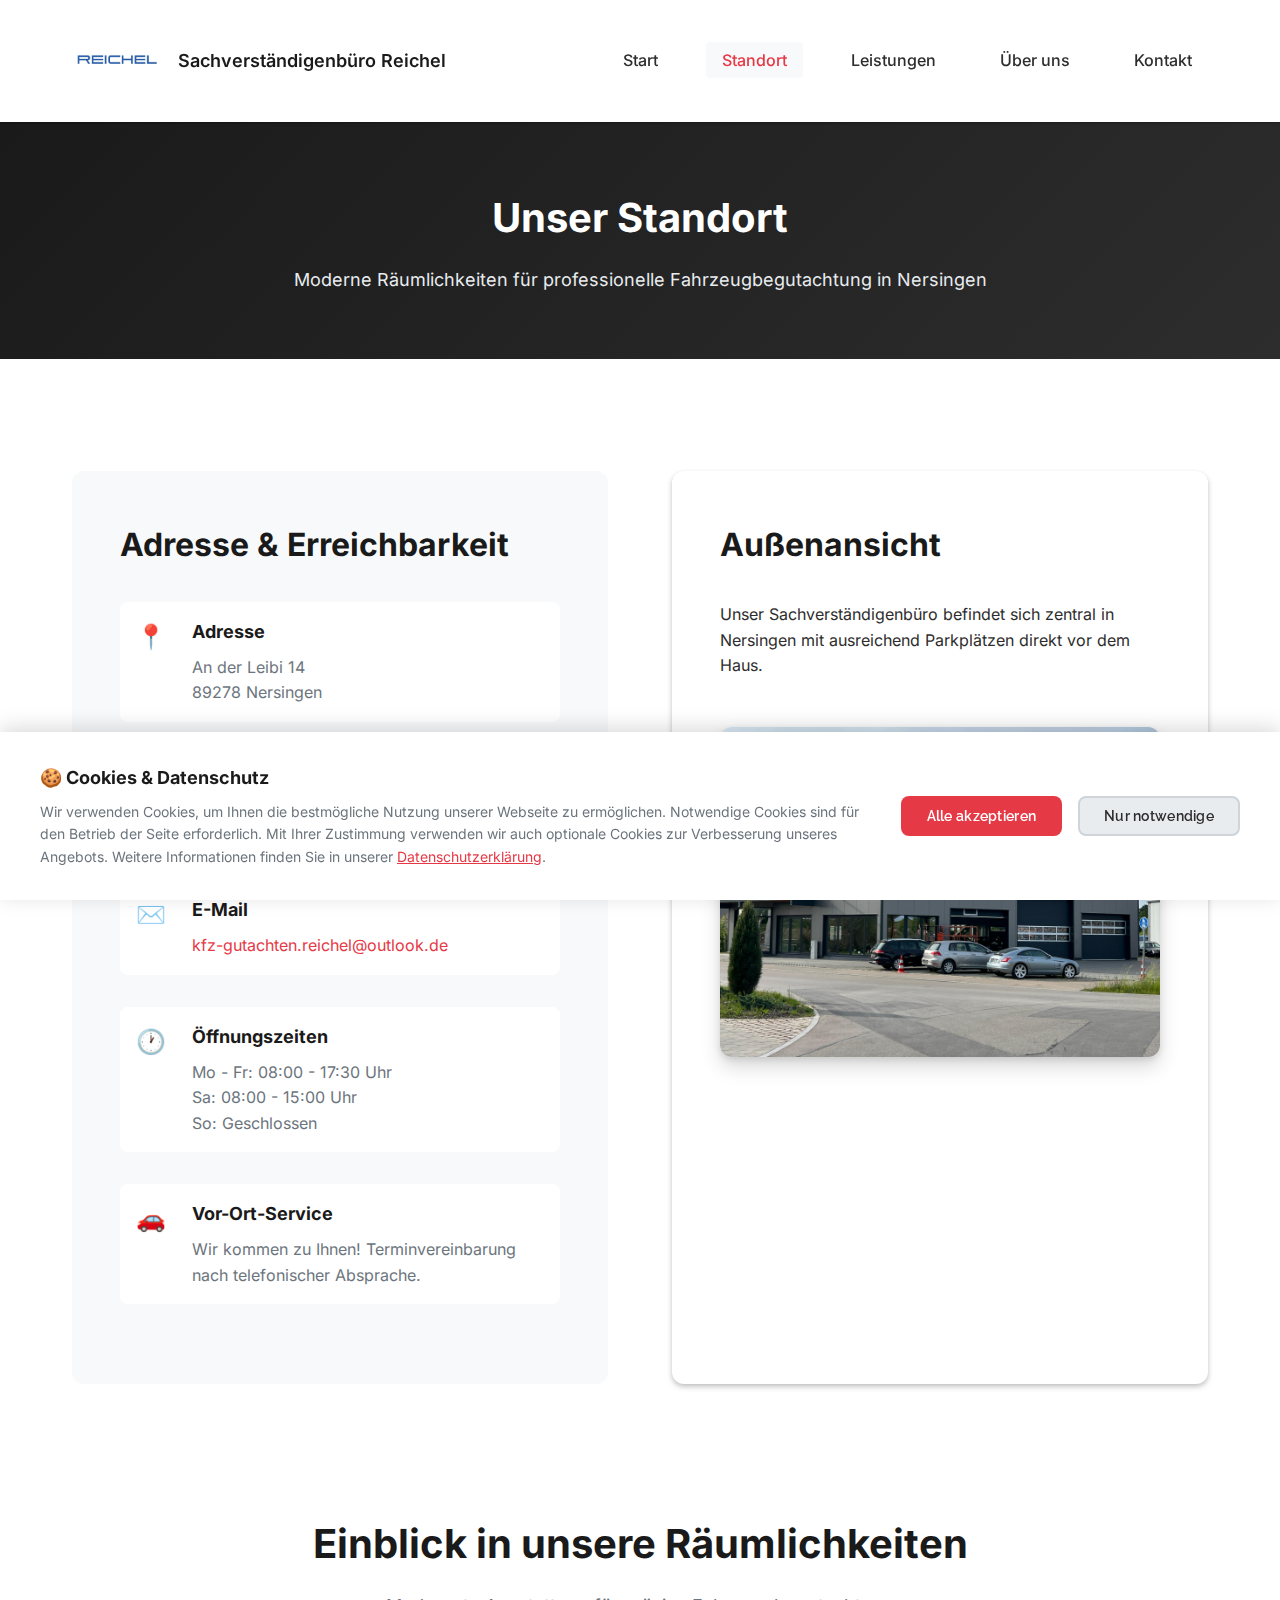
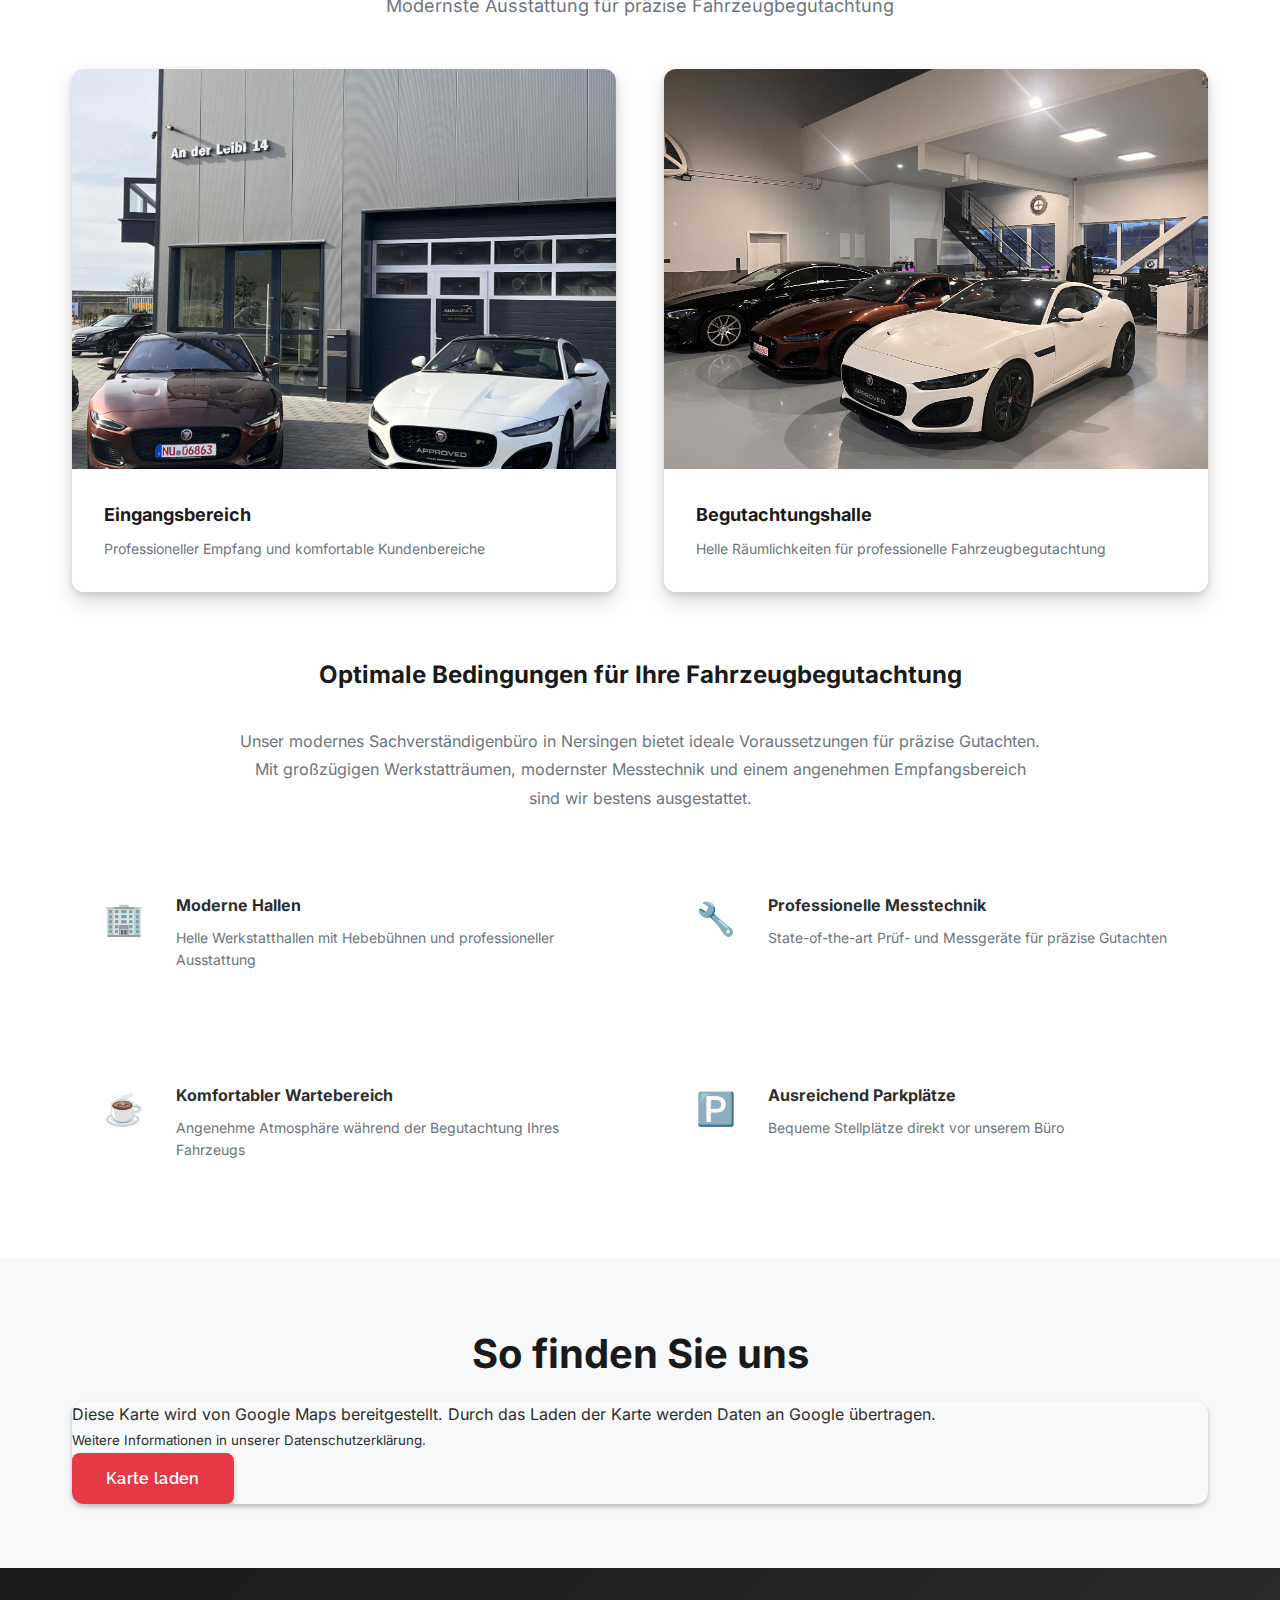
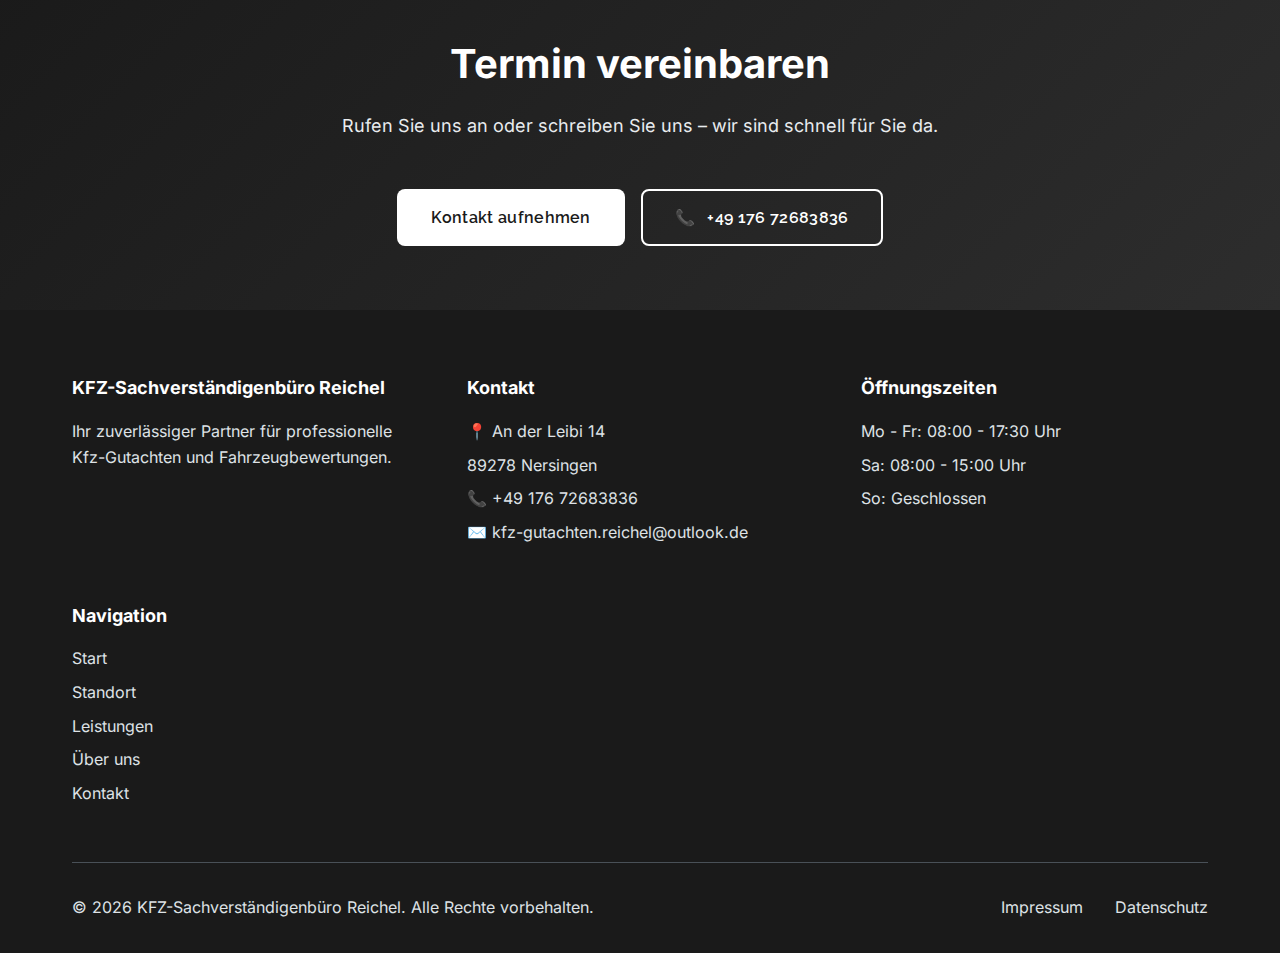
<file: standort.html>
<!DOCTYPE html>
<html lang="de">
<head>
    <meta charset="UTF-8">
    <meta name="viewport" content="width=device-width, initial-scale=1.0">
    <meta name="description" content="Standort - KFZ-Sachverständigenbüro Reichel in Nersingen. Adresse, Öffnungszeiten und Anfahrt.">
    <title>Standort | KFZ-Sachverständigenbüro Reichel</title>
    <link rel="stylesheet" href="styles.css">
    <link rel="stylesheet" href="assets/fonts/fonts.css">
</head>
<body>
    <!-- Navigation -->
    <nav class="navbar">
        <div class="container">
            <div class="nav-wrapper">
                <a href="index.html" class="logo">
                    <img src="assets/logo.png" alt="KFZ-Sachverständigenbüro Reichel Logo" class="logo-img">
                    <span class="logo-text">Sachverständigenbüro Reichel</span>
                </a>
                <button class="mobile-menu-toggle" aria-label="Menü öffnen">
                    <span></span>
                    <span></span>
                    <span></span>
                </button>
                <ul class="nav-menu">
                    <li><a href="index.html">Start</a></li>
                    <li><a href="standort.html" class="active">Standort</a></li>
                    <li><a href="leistungen.html">Leistungen</a></li>
                    <li><a href="ueber-uns.html">Über uns</a></li>
                    <li><a href="kontakt.html">Kontakt</a></li>
                </ul>
            </div>
        </div>
    </nav>

    <!-- Page Header -->
    <section class="page-header">
        <div class="container">
            <h1>Unser Standort</h1>
            <p>Moderne Räumlichkeiten für professionelle Fahrzeugbegutachtung in Nersingen</p>
        </div>
    </section>

    <!-- Standort Info -->
    <section class="contact-section">
        <div class="container">
            <div class="contact-content">
                <!-- Kontaktinformationen -->
                <div class="contact-info">
                    <h2>Adresse & Erreichbarkeit</h2>

                    <div class="contact-item">
                        <div class="contact-icon">📍</div>
                        <div class="contact-details">
                            <h3>Adresse</h3>
                            <p>An der Leibi 14<br>
                            89278 Nersingen</p>
                        </div>
                    </div>

                    <div class="contact-item">
                        <div class="contact-icon">📞</div>
                        <div class="contact-details">
                            <h3>Telefon</h3>
                            <p><a href="tel:+4917672683836">+49 176 72683836</a></p>
                        </div>
                    </div>

                    <div class="contact-item">
                        <div class="contact-icon">✉️</div>
                        <div class="contact-details">
                            <h3>E-Mail</h3>
                            <p><a href="mailto:kfz-gutachten.reichel@outlook.de">kfz-gutachten.reichel@outlook.de</a></p>
                        </div>
                    </div>

                    <div class="contact-item">
                        <div class="contact-icon">🕐</div>
                        <div class="contact-details">
                            <h3>Öffnungszeiten</h3>
                            <p>
                                Mo - Fr: 08:00 - 17:30 Uhr<br>
                                Sa: 08:00 - 15:00 Uhr<br>
                                So: Geschlossen
                            </p>
                        </div>
                    </div>

                    <div class="contact-item">
                        <div class="contact-icon">🚗</div>
                        <div class="contact-details">
                            <h3>Vor-Ort-Service</h3>
                            <p>Wir kommen zu Ihnen! Terminvereinbarung nach telefonischer Absprache.</p>
                        </div>
                    </div>
                </div>

                <!-- Außenansicht -->
                <div class="contact-form-wrapper">
                    <h2>Außenansicht</h2>
                    <p class="mb-3">Unser Sachverständigenbüro befindet sich zentral in Nersingen mit ausreichend Parkplätzen direkt vor dem Haus.</p>
                    <div class="building-image">
                        <img src="assets/gebaeude-aussen.jpg" alt="KFZ-Sachverständigenbüro Reichel - Außenansicht in Nersingen" style="width:100%; border-radius:8px;">
                    </div>
                </div>
            </div>
        </div>
    </section>

    <!-- Bildergalerie -->
    <section class="facilities-section">
        <div class="container">
            <h2 class="section-title">Einblick in unsere Räumlichkeiten</h2>
            <p class="section-subtitle">Modernste Ausstattung für präzise Fahrzeugbegutachtung</p>

            <div class="facilities-gallery">
                <div class="facility-item">
                    <img src="assets/gebaeude-eingang.jpg" alt="KFZ-Sachverständigenbüro Reichel - Eingangsbereich">
                    <div class="facility-caption">
                        <h4>Eingangsbereich</h4>
                        <p>Professioneller Empfang und komfortable Kundenbereiche</p>
                    </div>
                </div>
                <div class="facility-item">
                    <img src="assets/innen_1.jpg" alt="KFZ-Sachverständigenbüro Reichel - Innenbereich">
                    <div class="facility-caption">
                        <h4>Begutachtungshalle</h4>
                        <p>Helle Räumlichkeiten für professionelle Fahrzeugbegutachtung</p>
                    </div>
                </div>
            </div>

            <div class="facilities-description">
                <h3>Optimale Bedingungen für Ihre Fahrzeugbegutachtung</h3>
                <p>Unser modernes Sachverständigenbüro in Nersingen bietet ideale Voraussetzungen für präzise Gutachten. Mit großzügigen Werkstatträumen, modernster Messtechnik und einem angenehmen Empfangsbereich sind wir bestens ausgestattet.</p>

                <div class="facilities-features-grid">
                    <div class="feature-item">
                        <span class="feature-icon">🏢</span>
                        <div>
                            <strong>Moderne Hallen</strong>
                            <p>Helle Werkstatthallen mit Hebebühnen und professioneller Ausstattung</p>
                        </div>
                    </div>
                    <div class="feature-item">
                        <span class="feature-icon">🔧</span>
                        <div>
                            <strong>Professionelle Messtechnik</strong>
                            <p>State-of-the-art Prüf- und Messgeräte für präzise Gutachten</p>
                        </div>
                    </div>
                    <div class="feature-item">
                        <span class="feature-icon">☕</span>
                        <div>
                            <strong>Komfortabler Wartebereich</strong>
                            <p>Angenehme Atmosphäre während der Begutachtung Ihres Fahrzeugs</p>
                        </div>
                    </div>
                    <div class="feature-item">
                        <span class="feature-icon">🅿️</span>
                        <div>
                            <strong>Ausreichend Parkplätze</strong>
                            <p>Bequeme Stellplätze direkt vor unserem Büro</p>
                        </div>
                    </div>
                </div>
            </div>
        </div>
    </section>

    <!-- Karte -->
    <section class="map-section">
        <div class="container">
            <h2 class="section-title">So finden Sie uns</h2>
            <div class="map-container">
                <div id="map-placeholder" class="map-placeholder">
                    <div class="map-placeholder-content">
                        <p>Diese Karte wird von Google Maps bereitgestellt. Durch das Laden der Karte werden Daten an Google übertragen.</p>
                        <p><small>Weitere Informationen in unserer <a href="datenschutz.html">Datenschutzerklärung</a>.</small></p>
                        <button id="load-map-btn" class="btn btn-primary">Karte laden</button>
                    </div>
                </div>
                <div id="map-frame" style="display:none;">
                    <iframe
                        data-src="https://www.google.com/maps/embed?pb=!1m18!1m12!1m3!1d2662.328!2d10.096073715674!3d48.41604617924!2m3!1f0!2f0!3f0!3m2!1i1024!2i768!4f13.1!3m3!1m2!1s0x47995d67622e1b3b%3A0xf2ea9a902996ee1c!2sAn%20d.%20Leibi%2014%2C%2089278%20Nersingen!5e0!3m2!1sde!2sde!4v1699999999999!5m2!1sde!2sde"
                        width="100%"
                        height="450"
                        style="border:0;"
                        allowfullscreen=""
                        loading="lazy"
                        referrerpolicy="no-referrer-when-downgrade"
                        id="google-map-iframe">
                    </iframe>
                </div>
            </div>
        </div>
    </section>

    <!-- CTA Section -->
    <section class="cta-section">
        <div class="container">
            <div class="cta-content">
                <h2>Termin vereinbaren</h2>
                <p>Rufen Sie uns an oder schreiben Sie uns – wir sind schnell für Sie da.</p>
                <div class="cta-buttons">
                    <a href="kontakt.html" class="btn btn-light">Kontakt aufnehmen</a>
                    <a href="tel:+4917672683836" class="btn btn-outline-light">
                        <span class="phone-icon">📞</span> +49 176 72683836
                    </a>
                </div>
            </div>
        </div>
    </section>

    <!-- Footer -->
    <footer class="footer">
        <div class="container">
            <div class="footer-grid">
                <div class="footer-col">
                    <h4>KFZ-Sachverständigenbüro Reichel</h4>
                    <p>Ihr zuverlässiger Partner für professionelle Kfz-Gutachten und Fahrzeugbewertungen.</p>
                </div>

                <div class="footer-col">
                    <h4>Kontakt</h4>
                    <ul>
                        <li>📍 An der Leibi 14</li>
                        <li>89278 Nersingen</li>
                        <li>📞 <a href="tel:+4917672683836">+49 176 72683836</a></li>
                        <li>✉️ <a href="mailto:kfz-gutachten.reichel@outlook.de">kfz-gutachten.reichel@outlook.de</a></li>
                    </ul>
                </div>

                <div class="footer-col">
                    <h4>Öffnungszeiten</h4>
                    <ul>
                        <li>Mo - Fr: 08:00 - 17:30 Uhr</li>
                        <li>Sa: 08:00 - 15:00 Uhr</li>
                        <li>So: Geschlossen</li>
                    </ul>
                </div>

                <div class="footer-col">
                    <h4>Navigation</h4>
                    <ul>
                        <li><a href="index.html">Start</a></li>
                        <li><a href="standort.html">Standort</a></li>
                        <li><a href="leistungen.html">Leistungen</a></li>
                        <li><a href="ueber-uns.html">Über uns</a></li>
                        <li><a href="kontakt.html">Kontakt</a></li>
                    </ul>
                </div>
            </div>

            <div class="footer-bottom">
                <p>&copy; 2026 KFZ-Sachverständigenbüro Reichel. Alle Rechte vorbehalten.</p>
                <div class="footer-links">
                    <a href="impressum.html">Impressum</a>
                    <a href="datenschutz.html">Datenschutz</a>
                </div>
            </div>
        </div>
    </footer>

    <!-- Cookie Banner -->
    <div id="cookieBanner" class="cookie-banner">
        <div class="cookie-banner-content">
            <div class="cookie-banner-text">
                <h3>🍪 Cookies & Datenschutz</h3>
                <p>
                    Wir verwenden Cookies, um Ihnen die bestmögliche Nutzung unserer Webseite zu ermöglichen.
                    Notwendige Cookies sind für den Betrieb der Seite erforderlich. Mit Ihrer Zustimmung verwenden
                    wir auch optionale Cookies zur Verbesserung unseres Angebots.
                    Weitere Informationen finden Sie in unserer <a href="datenschutz.html">Datenschutzerklärung</a>.
                </p>
            </div>
            <div class="cookie-banner-buttons">
                <button id="acceptAllCookies" class="btn btn-accept-all">Alle akzeptieren</button>
                <button id="acceptNecessaryCookies" class="btn btn-accept-necessary">Nur notwendige</button>
            </div>
        </div>
    </div>

    <script src="script.js"></script>
    <script src="cookie-banner.js"></script>
    <script>
        document.getElementById('load-map-btn').addEventListener('click', function() {
            var iframe = document.getElementById('google-map-iframe');
            iframe.src = iframe.getAttribute('data-src');
            document.getElementById('map-placeholder').style.display = 'none';
            document.getElementById('map-frame').style.display = 'block';
        });
    </script>
</body>
</html>
</file>
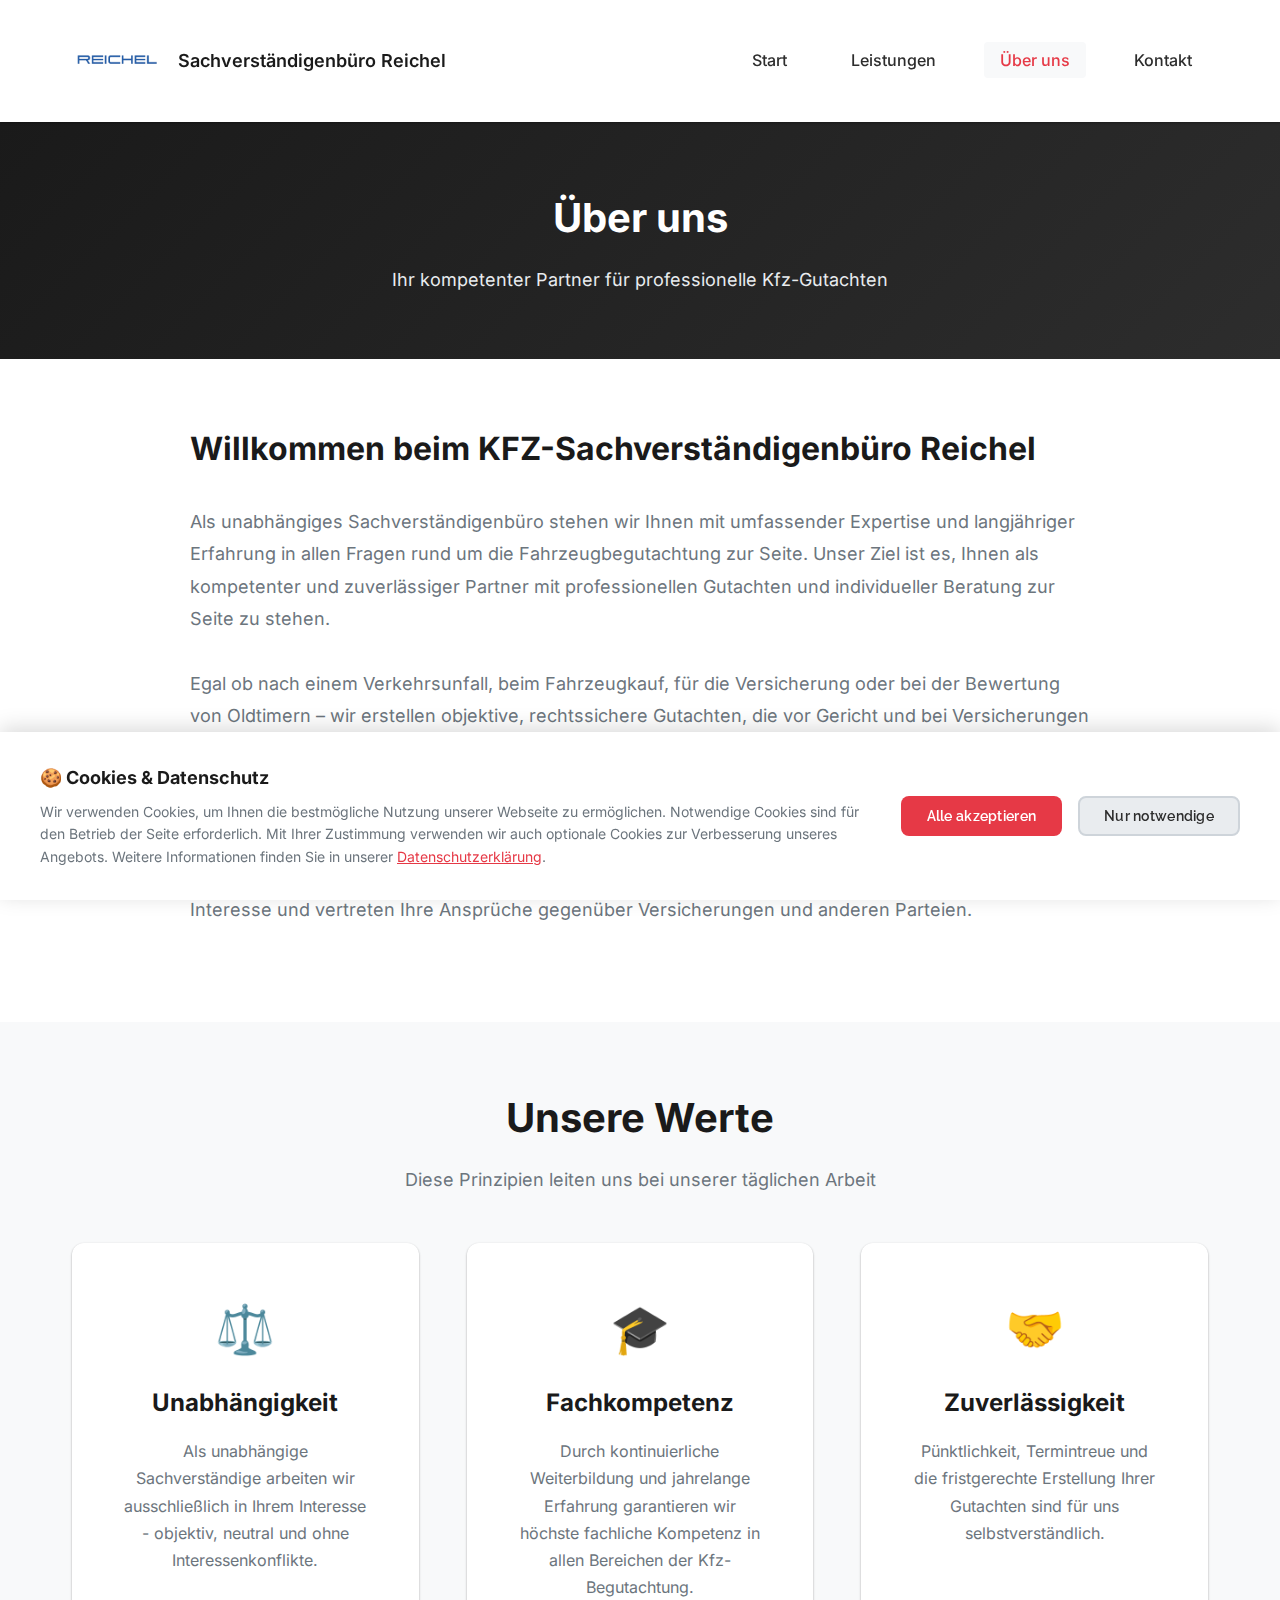
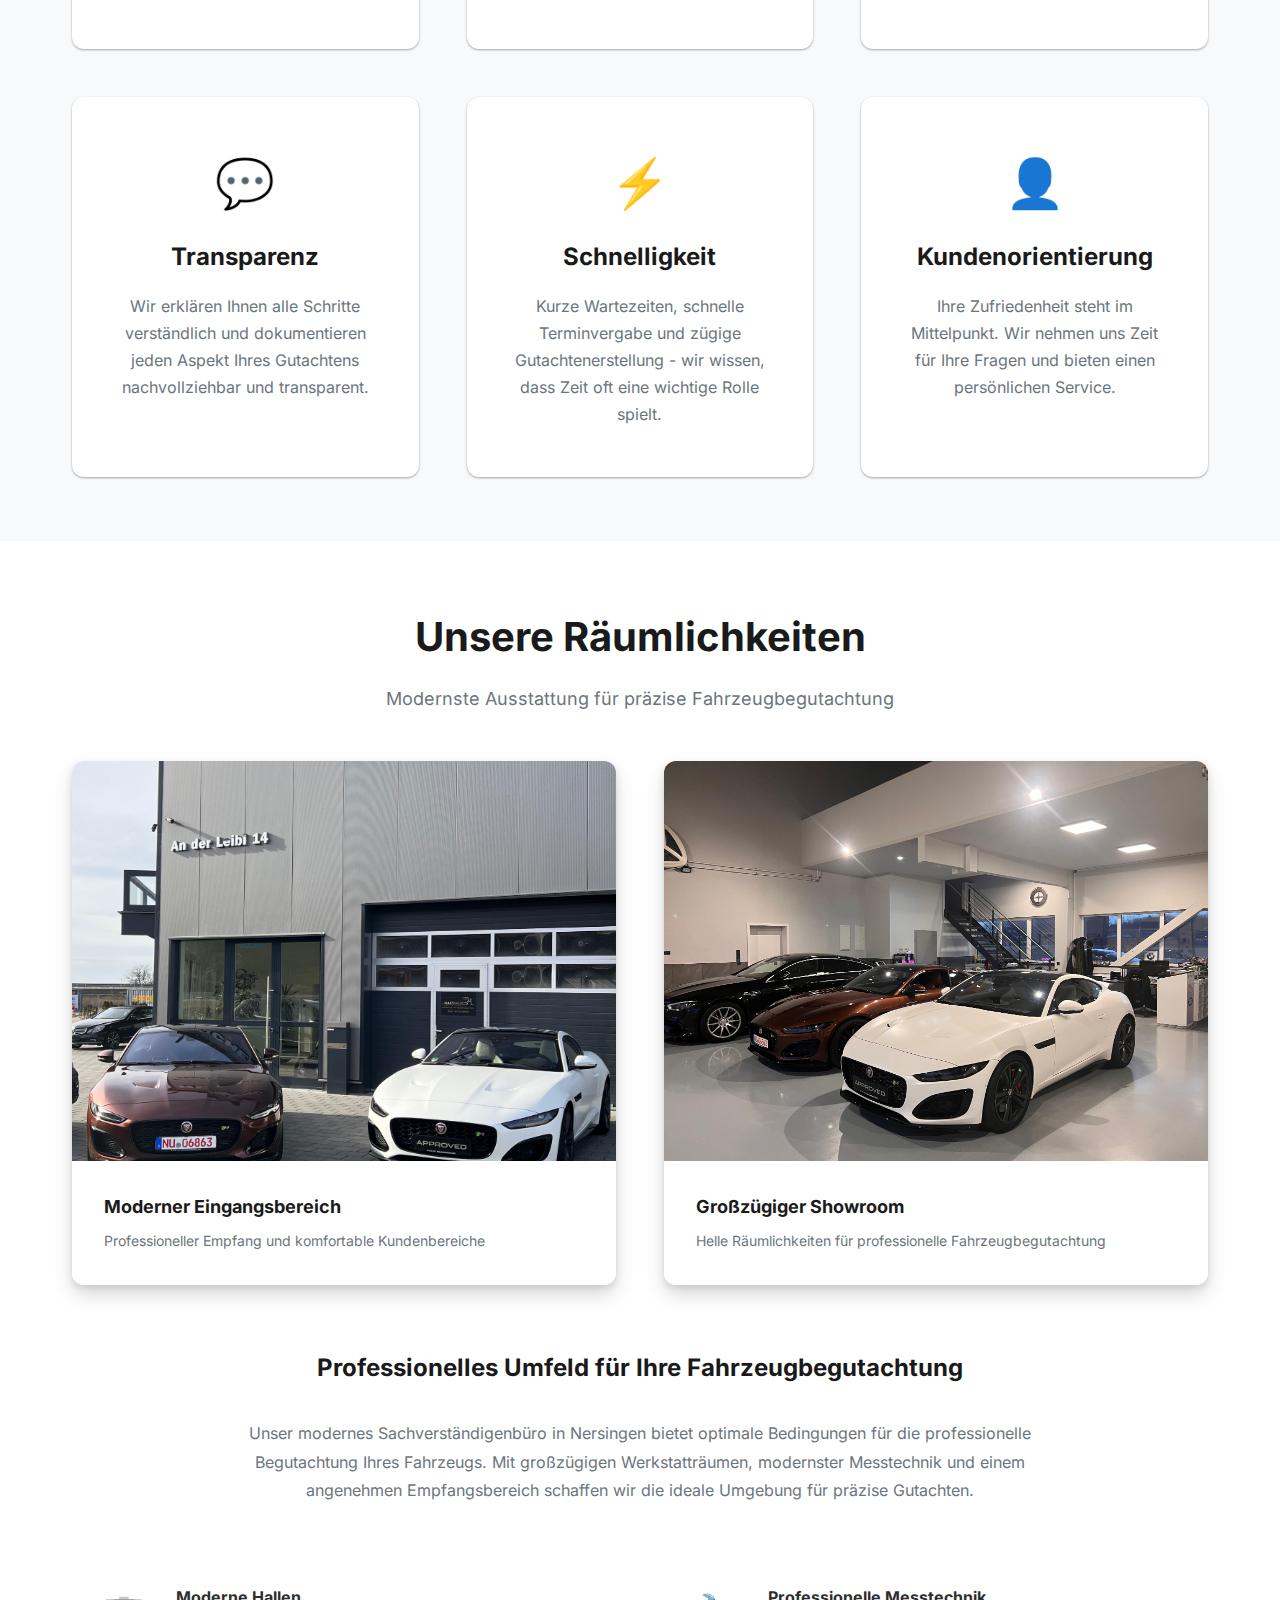
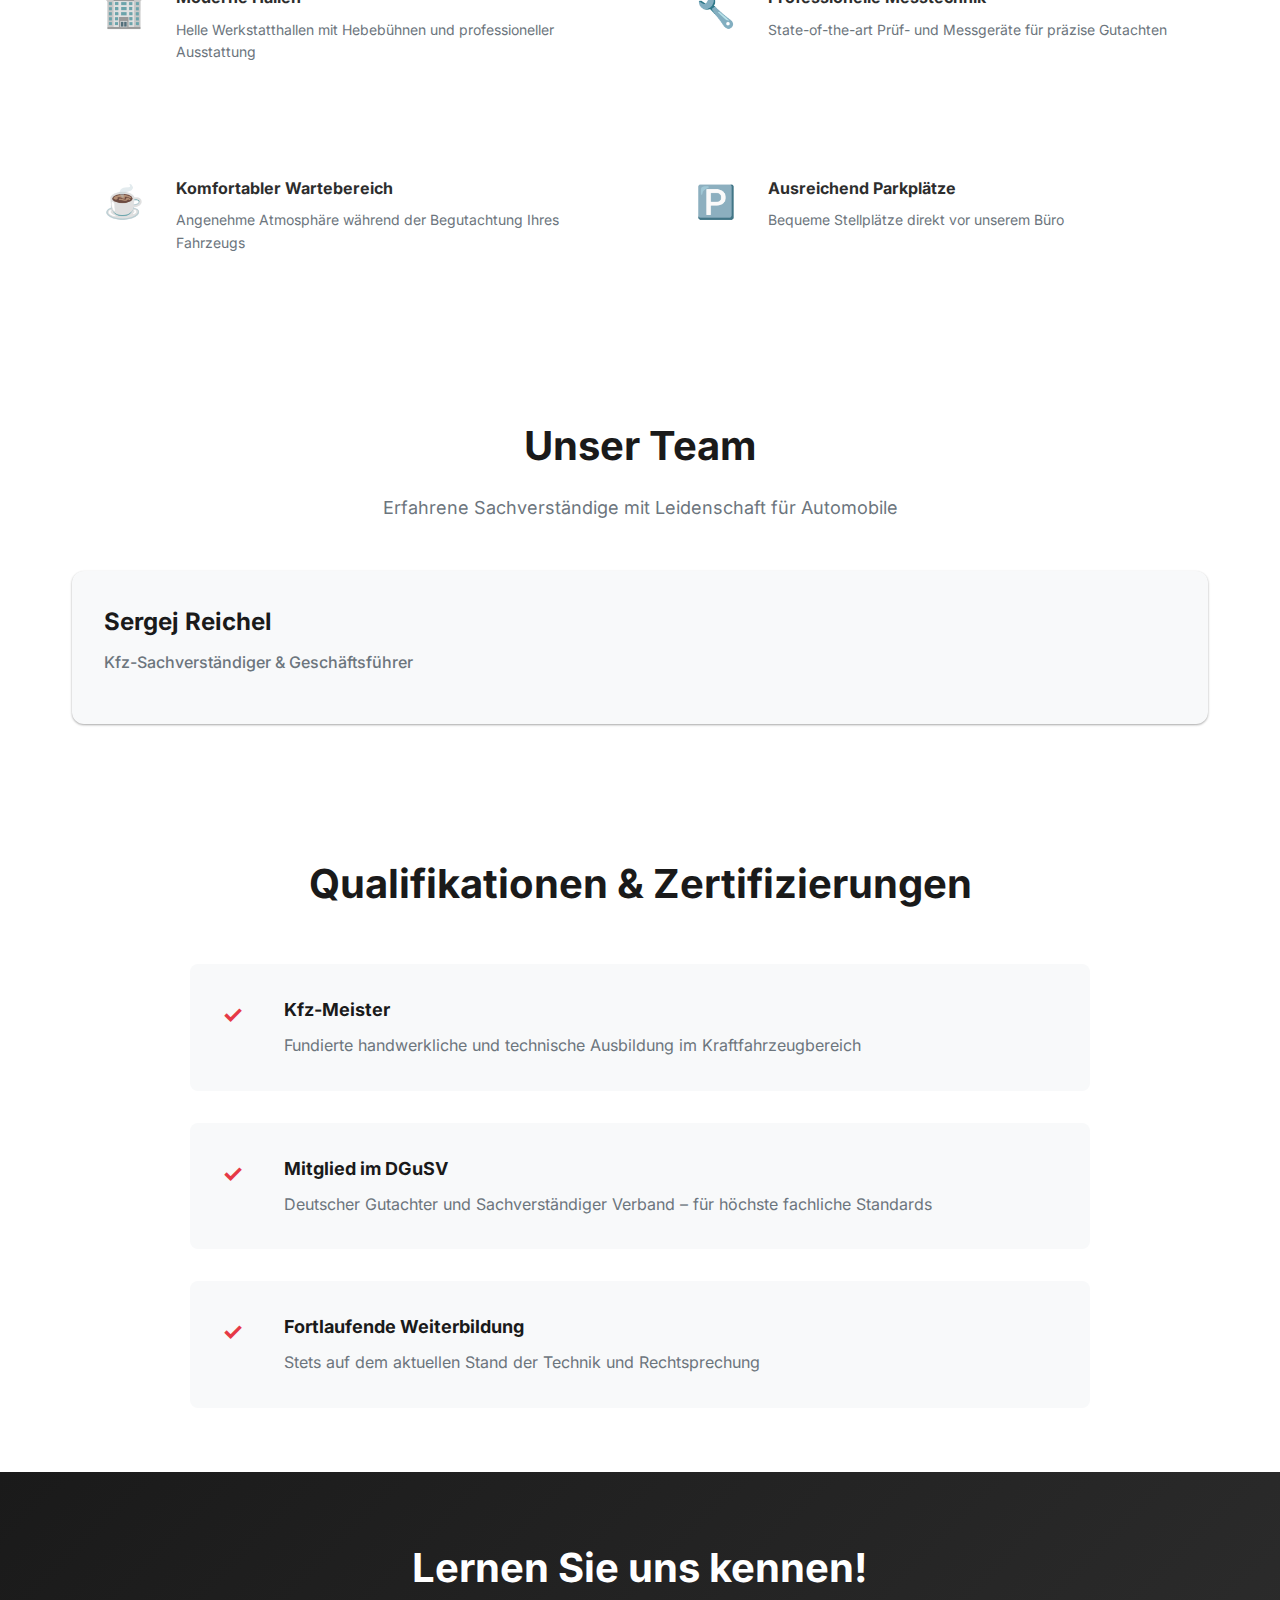
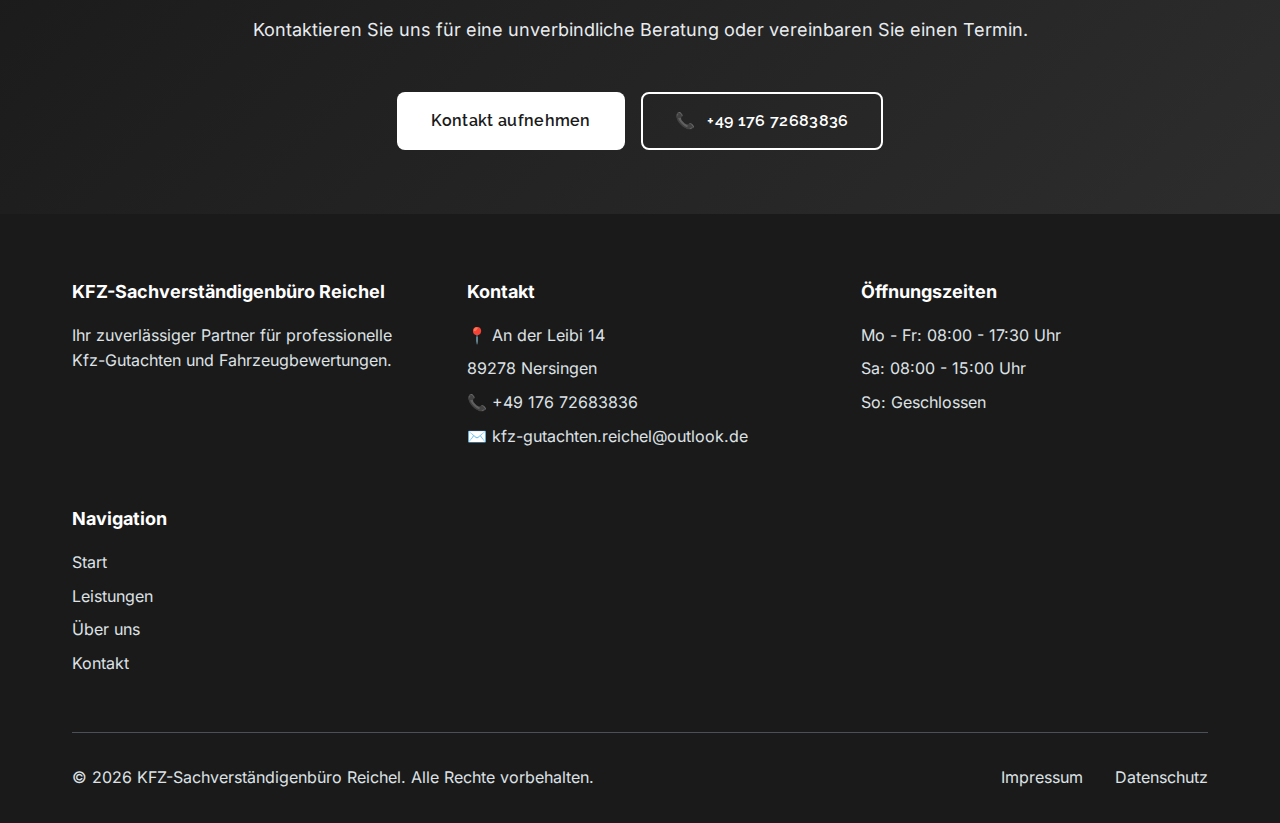
<file: ueber-uns.html>
<!DOCTYPE html>
<html lang="de">
<head>
    <meta charset="UTF-8">
    <meta name="viewport" content="width=device-width, initial-scale=1.0">
    <meta name="description" content="Über KFZ-Sachverständigenbüro Reichel - Erfahrung, Kompetenz und Zuverlässigkeit in der Fahrzeugbegutachtung.">
    <title>Über uns | KFZ-Sachverständigenbüro Reichel</title>
    <link rel="stylesheet" href="styles.css">
    <link rel="stylesheet" href="assets/fonts/fonts.css">
</head>
<body>
    <!-- Navigation -->
    <nav class="navbar">
        <div class="container">
            <div class="nav-wrapper">
                <a href="index.html" class="logo">
                    <img src="assets/logo.png" alt="KFZ-Sachverständigenbüro Reichel Logo" class="logo-img">
                    <span class="logo-text">Sachverständigenbüro Reichel</span>
                </a>
                <button class="mobile-menu-toggle" aria-label="Menü öffnen">
                    <span></span>
                    <span></span>
                    <span></span>
                </button>
                <ul class="nav-menu">
                    <li><a href="index.html">Start</a></li>
                    <li><a href="leistungen.html">Leistungen</a></li>
                    <li><a href="ueber-uns.html" class="active">Über uns</a></li>
                    <li><a href="kontakt.html">Kontakt</a></li>
                </ul>
            </div>
        </div>
    </nav>

    <!-- Page Header -->
    <section class="page-header">
        <div class="container">
            <h1>Über uns</h1>
            <p>Ihr kompetenter Partner für professionelle Kfz-Gutachten</p>
        </div>
    </section>

    <!-- Intro Section -->
    <section class="about-intro">
        <div class="container">
            <div class="about-content">
                <h2>Willkommen beim KFZ-Sachverständigenbüro Reichel</h2>
                <p>
                    Als unabhängiges Sachverständigenbüro stehen wir Ihnen mit umfassender Expertise und langjähriger Erfahrung
                    in allen Fragen rund um die Fahrzeugbegutachtung zur Seite. Unser Ziel ist es, Ihnen als kompetenter und
                    zuverlässiger Partner mit professionellen Gutachten und individueller Beratung zur Seite zu stehen.
                </p>

                <p>
                    Egal ob nach einem Verkehrsunfall, beim Fahrzeugkauf, für die Versicherung oder bei der Bewertung von
                    Oldtimern – wir erstellen objektive, rechtssichere Gutachten, die vor Gericht und bei Versicherungen
                    anerkannt werden. Dabei legen wir besonderen Wert auf Genauigkeit, Transparenz und eine verständliche
                    Dokumentation aller relevanten Fakten.
                </p>

                <p>
                    Unser Service zeichnet sich durch schnelle Terminvergabe, flexible Vor-Ort-Begutachtungen und eine
                    persönliche Betreuung aus. Als unabhängige Sachverständige arbeiten wir ausschließlich in Ihrem Interesse
                    und vertreten Ihre Ansprüche gegenüber Versicherungen und anderen Parteien.
                </p>
            </div>
        </div>
    </section>

    <!-- Unsere Werte -->
    <section class="values-section">
        <div class="container">
            <h2 class="section-title">Unsere Werte</h2>
            <p class="section-subtitle">Diese Prinzipien leiten uns bei unserer täglichen Arbeit</p>

            <div class="values-grid">
                <div class="value-card">
                    <div class="value-icon">⚖️</div>
                    <h3>Unabhängigkeit</h3>
                    <p>Als unabhängige Sachverständige arbeiten wir ausschließlich in Ihrem Interesse - objektiv, neutral und ohne Interessenkonflikte.</p>
                </div>

                <div class="value-card">
                    <div class="value-icon">🎓</div>
                    <h3>Fachkompetenz</h3>
                    <p>Durch kontinuierliche Weiterbildung und jahrelange Erfahrung garantieren wir höchste fachliche Kompetenz in allen Bereichen der Kfz-Begutachtung.</p>
                </div>

                <div class="value-card">
                    <div class="value-icon">🤝</div>
                    <h3>Zuverlässigkeit</h3>
                    <p>Pünktlichkeit, Termintreue und die fristgerechte Erstellung Ihrer Gutachten sind für uns selbstverständlich.</p>
                </div>

                <div class="value-card">
                    <div class="value-icon">💬</div>
                    <h3>Transparenz</h3>
                    <p>Wir erklären Ihnen alle Schritte verständlich und dokumentieren jeden Aspekt Ihres Gutachtens nachvollziehbar und transparent.</p>
                </div>

                <div class="value-card">
                    <div class="value-icon">⚡</div>
                    <h3>Schnelligkeit</h3>
                    <p>Kurze Wartezeiten, schnelle Terminvergabe und zügige Gutachtenerstellung - wir wissen, dass Zeit oft eine wichtige Rolle spielt.</p>
                </div>

                <div class="value-card">
                    <div class="value-icon">👤</div>
                    <h3>Kundenorientierung</h3>
                    <p>Ihre Zufriedenheit steht im Mittelpunkt. Wir nehmen uns Zeit für Ihre Fragen und bieten einen persönlichen Service.</p>
                </div>
            </div>
        </div>
    </section>

    <!-- Facilities Section -->
    <section class="facilities-section">
        <div class="container">
            <h2 class="section-title">Unsere Räumlichkeiten</h2>
            <p class="section-subtitle">Modernste Ausstattung für präzise Fahrzeugbegutachtung</p>

            <!-- Image Gallery Grid -->
            <div class="facilities-gallery">
                <div class="facility-item">
                    <img src="assets/gebaeude-eingang.jpg" alt="KFZ-Sachverständigenbüro Reichel - Eingangsbereich mit Premium-Fahrzeugen">
                    <div class="facility-caption">
                        <h4>Moderner Eingangsbereich</h4>
                        <p>Professioneller Empfang und komfortable Kundenbereiche</p>
                    </div>
                </div>
                <div class="facility-item">
                    <img src="assets/innen_1.jpg" alt="KFZ-Sachverständigenbüro Reichel - Showroom mit Premium-Fahrzeugen">
                    <div class="facility-caption">
                        <h4>Großzügiger Showroom</h4>
                        <p>Helle Räumlichkeiten für professionelle Fahrzeugbegutachtung</p>
                    </div>
                </div>
            </div>

            <!-- Features Description -->
            <div class="facilities-description">
                <h3>Professionelles Umfeld für Ihre Fahrzeugbegutachtung</h3>
                <p>Unser modernes Sachverständigenbüro in Nersingen bietet optimale Bedingungen für die professionelle Begutachtung Ihres Fahrzeugs. Mit großzügigen Werkstatträumen, modernster Messtechnik und einem angenehmen Empfangsbereich schaffen wir die ideale Umgebung für präzise Gutachten.</p>

                <div class="facilities-features-grid">
                    <div class="feature-item">
                        <span class="feature-icon">🏢</span>
                        <div>
                            <strong>Moderne Hallen</strong>
                            <p>Helle Werkstatthallen mit Hebebühnen und professioneller Ausstattung</p>
                        </div>
                    </div>
                    <div class="feature-item">
                        <span class="feature-icon">🔧</span>
                        <div>
                            <strong>Professionelle Messtechnik</strong>
                            <p>State-of-the-art Prüf- und Messgeräte für präzise Gutachten</p>
                        </div>
                    </div>
                    <div class="feature-item">
                        <span class="feature-icon">☕</span>
                        <div>
                            <strong>Komfortabler Wartebereich</strong>
                            <p>Angenehme Atmosphäre während der Begutachtung Ihres Fahrzeugs</p>
                        </div>
                    </div>
                    <div class="feature-item">
                        <span class="feature-icon">🅿️</span>
                        <div>
                            <strong>Ausreichend Parkplätze</strong>
                            <p>Bequeme Stellplätze direkt vor unserem Büro</p>
                        </div>
                    </div>
                </div>
            </div>
        </div>
    </section>

    <!-- Team Section -->
    <section class="team-section">
        <div class="container">
            <h2 class="section-title">Unser Team</h2>
            <p class="section-subtitle">Erfahrene Sachverständige mit Leidenschaft für Automobile</p>

            <div class="team-grid">
                <div class="team-member">
                    <div class="team-info">
                        <h3>Sergej Reichel</h3>
                        <p class="team-role">Kfz-Sachverständiger & Geschäftsführer</p>
                    </div>
                </div>
            </div>
        </div>
    </section>

    <!-- Qualifikationen -->
    <section class="qualifications-section">
        <div class="container">
            <h2 class="section-title">Qualifikationen & Zertifizierungen</h2>

            <div class="qualifications-content">
                <div class="qualification-list">
                    <div class="qualification-item">
                        <div class="qualification-icon">✓</div>
                        <div>
                            <h3>Kfz-Meister</h3>
                            <p>Fundierte handwerkliche und technische Ausbildung im Kraftfahrzeugbereich</p>
                        </div>
                    </div>

                    <div class="qualification-item">
                        <div class="qualification-icon">✓</div>
                        <div>
                            <h3>Mitglied im DGuSV</h3>
                            <p>Deutscher Gutachter und Sachverständiger Verband – für höchste fachliche Standards</p>
                        </div>
                    </div>

                    <div class="qualification-item">
                        <div class="qualification-icon">✓</div>
                        <div>
                            <h3>Fortlaufende Weiterbildung</h3>
                            <p>Stets auf dem aktuellen Stand der Technik und Rechtsprechung</p>
                        </div>
                    </div>
                </div>
            </div>
        </div>
    </section>

    <!-- CTA Section -->
    <section class="cta-section">
        <div class="container">
            <div class="cta-content">
                <h2>Lernen Sie uns kennen!</h2>
                <p>Kontaktieren Sie uns für eine unverbindliche Beratung oder vereinbaren Sie einen Termin.</p>
                <div class="cta-buttons">
                    <a href="kontakt.html" class="btn btn-light">Kontakt aufnehmen</a>
                    <a href="tel:+4917672683836" class="btn btn-outline-light">
                        <span class="phone-icon">📞</span> +49 176 72683836
                    </a>
                </div>
            </div>
        </div>
    </section>

    <!-- Footer -->
    <footer class="footer">
        <div class="container">
            <div class="footer-grid">
                <div class="footer-col">
                    <h4>KFZ-Sachverständigenbüro Reichel</h4>
                    <p>Ihr zuverlässiger Partner für professionelle Kfz-Gutachten und Fahrzeugbewertungen.</p>
                </div>

                <div class="footer-col">
                    <h4>Kontakt</h4>
                    <ul>
                        <li>📍 An der Leibi 14</li>
                        <li>89278 Nersingen</li>
                        <li>📞 <a href="tel:+4917672683836">+49 176 72683836</a></li>
                        <li>✉️ <a href="mailto:kfz-gutachten.reichel@outlook.de">kfz-gutachten.reichel@outlook.de</a></li>
                    </ul>
                </div>

                <div class="footer-col">
                    <h4>Öffnungszeiten</h4>
                    <ul>
                        <li>Mo - Fr: 08:00 - 17:30 Uhr</li>
                        <li>Sa: 08:00 - 15:00 Uhr</li>
                        <li>So: Geschlossen</li>
                    </ul>
                </div>

                <div class="footer-col">
                    <h4>Navigation</h4>
                    <ul>
                        <li><a href="index.html">Start</a></li>
                        <li><a href="leistungen.html">Leistungen</a></li>
                        <li><a href="ueber-uns.html">Über uns</a></li>
                        <li><a href="kontakt.html">Kontakt</a></li>
                    </ul>
                </div>
            </div>

            <div class="footer-bottom">
                <p>&copy; 2026 KFZ-Sachverständigenbüro Reichel. Alle Rechte vorbehalten.</p>
                <div class="footer-links">
                    <a href="impressum.html">Impressum</a>
                    <a href="datenschutz.html">Datenschutz</a>
                </div>
            </div>
        </div>
    </footer>

    <!-- Cookie Banner -->
    <div id="cookieBanner" class="cookie-banner">
        <div class="cookie-banner-content">
            <div class="cookie-banner-text">
                <h3>🍪 Cookies & Datenschutz</h3>
                <p>
                    Wir verwenden Cookies, um Ihnen die bestmögliche Nutzung unserer Webseite zu ermöglichen.
                    Notwendige Cookies sind für den Betrieb der Seite erforderlich. Mit Ihrer Zustimmung verwenden
                    wir auch optionale Cookies zur Verbesserung unseres Angebots.
                    Weitere Informationen finden Sie in unserer <a href="datenschutz.html">Datenschutzerklärung</a>.
                </p>
            </div>
            <div class="cookie-banner-buttons">
                <button id="acceptAllCookies" class="btn btn-accept-all">Alle akzeptieren</button>
                <button id="acceptNecessaryCookies" class="btn btn-accept-necessary">Nur notwendige</button>
            </div>
        </div>
    </div>

    <script src="script.js"></script>
    <script src="cookie-banner.js"></script>
</body>
</html>
</file>
<file: assets/fonts/fonts.css>
/* Inter */
@font-face { font-family: 'Inter'; font-style: normal; font-weight: 300; font-display: swap; src: url('inter-300.ttf') format('truetype'); }
@font-face { font-family: 'Inter'; font-style: normal; font-weight: 400; font-display: swap; src: url('inter-400.ttf') format('truetype'); }
@font-face { font-family: 'Inter'; font-style: normal; font-weight: 500; font-display: swap; src: url('inter-500.ttf') format('truetype'); }
@font-face { font-family: 'Inter'; font-style: normal; font-weight: 600; font-display: swap; src: url('inter-600.ttf') format('truetype'); }
@font-face { font-family: 'Inter'; font-style: normal; font-weight: 700; font-display: swap; src: url('inter-700.ttf') format('truetype'); }

/* Raleway */
@font-face { font-family: 'Raleway'; font-style: normal; font-weight: 400; font-display: swap; src: url('raleway-400.ttf') format('truetype'); }
@font-face { font-family: 'Raleway'; font-style: normal; font-weight: 500; font-display: swap; src: url('raleway-500.ttf') format('truetype'); }
@font-face { font-family: 'Raleway'; font-style: normal; font-weight: 600; font-display: swap; src: url('raleway-600.ttf') format('truetype'); }
@font-face { font-family: 'Raleway'; font-style: normal; font-weight: 700; font-display: swap; src: url('raleway-700.ttf') format('truetype'); }
@font-face { font-family: 'Raleway'; font-style: normal; font-weight: 800; font-display: swap; src: url('raleway-800.ttf') format('truetype'); }
</file>
<file: styles.css>
/* ===================================
   Reset & Base Styles
   =================================== */

* {
    margin: 0;
    padding: 0;
    box-sizing: border-box;
}

:root {
    /* Hauptfarben */
    --color-primary: #1a1a1a;
    --color-secondary: #2d2d2d;
    --color-accent: #e63946;
    --color-light: #f8f9fa;
    --color-white: #ffffff;
    --color-text: #2d2d2d;
    --color-text-light: #6c757d;
    --color-border: #dee2e6;

    /* Graustufen */
    --color-gray-100: #f8f9fa;
    --color-gray-200: #e9ecef;
    --color-gray-300: #dee2e6;
    --color-gray-400: #ced4da;
    --color-gray-500: #adb5bd;
    --color-gray-600: #6c757d;
    --color-gray-700: #495057;
    --color-gray-800: #343a40;
    --color-gray-900: #212529;

    /* Abstände */
    --spacing-xs: 0.5rem;
    --spacing-sm: 1rem;
    --spacing-md: 2rem;
    --spacing-lg: 3rem;
    --spacing-xl: 4rem;

    /* Schriftgrößen */
    --font-size-base: 16px;
    --font-size-sm: 0.875rem;
    --font-size-lg: 1.125rem;
    --font-size-xl: 1.5rem;
    --font-size-2xl: 2rem;
    --font-size-3xl: 2.5rem;
    --font-size-4xl: 3rem;

    /* Schatten */
    --shadow-sm: 0 1px 3px rgba(0, 0, 0, 0.12), 0 1px 2px rgba(0, 0, 0, 0.24);
    --shadow-md: 0 3px 6px rgba(0, 0, 0, 0.15), 0 2px 4px rgba(0, 0, 0, 0.12);
    --shadow-lg: 0 10px 20px rgba(0, 0, 0, 0.15), 0 3px 6px rgba(0, 0, 0, 0.10);
    --shadow-xl: 0 15px 25px rgba(0, 0, 0, 0.15), 0 5px 10px rgba(0, 0, 0, 0.05);

    /* Border Radius */
    --radius-sm: 4px;
    --radius-md: 8px;
    --radius-lg: 12px;
    --radius-xl: 16px;

    /* Transitions */
    --transition-fast: 0.2s ease;
    --transition-base: 0.3s ease;
    --transition-slow: 0.5s ease;
}

html {
    scroll-behavior: smooth;
}

body {
    font-family: 'Inter', -apple-system, BlinkMacSystemFont, 'Segoe UI', Roboto, Oxygen, Ubuntu, Cantarell, sans-serif;
    font-size: var(--font-size-base);
    line-height: 1.6;
    color: var(--color-text);
    background-color: var(--color-white);
    overflow-x: hidden;
}

.container {
    max-width: 1200px;
    margin: 0 auto;
    padding: 0 var(--spacing-md);
}

img {
    max-width: 100%;
    height: auto;
    display: block;
}

a {
    text-decoration: none;
    color: inherit;
    transition: var(--transition-base);
}

/* ===================================
   Navigation
   =================================== */

.navbar {
    background-color: var(--color-white);
    box-shadow: var(--shadow-sm);
    position: sticky;
    top: 0;
    z-index: 1000;
    padding: var(--spacing-sm) 0;
}

.nav-wrapper {
    display: flex;
    justify-content: space-between;
    align-items: center;
}

.logo {
    display: flex;
    align-items: center;
    gap: var(--spacing-sm);
    font-weight: 600;
    font-size: var(--font-size-lg);
    color: var(--color-primary);
    flex-shrink: 0;
    max-width: 70%;
    text-decoration: none;
    transition: opacity 0.3s ease;
}

.logo:hover {
    opacity: 0.8;
}

.logo-img {
    height: 90px;
    width: auto;
    object-fit: contain;
    flex-shrink: 0;
}

.logo-text {
    white-space: nowrap;
    line-height: 1.3;
}

.nav-menu {
    display: flex;
    list-style: none;
    gap: var(--spacing-md);
    align-items: center;
}

.nav-menu a {
    color: var(--color-text);
    font-weight: 500;
    padding: var(--spacing-xs) var(--spacing-sm);
    border-radius: var(--radius-sm);
    transition: var(--transition-base);
}

.nav-menu a:hover,
.nav-menu a.active {
    color: var(--color-accent);
    background-color: var(--color-gray-100);
}

.mobile-menu-toggle {
    display: none;
    flex-direction: column;
    gap: 5px;
    background: none;
    border: none;
    cursor: pointer;
    padding: var(--spacing-xs);
}

.mobile-menu-toggle span {
    width: 25px;
    height: 3px;
    background-color: var(--color-primary);
    border-radius: 2px;
    transition: var(--transition-base);
}

/* ===================================
   Hero Section
   =================================== */

.hero {
    position: relative;
    background: linear-gradient(135deg, var(--color-primary) 0%, var(--color-secondary) 100%);
    color: var(--color-white);
    padding: var(--spacing-xl) 0;
    min-height: 600px;
    display: flex;
    align-items: center;
    overflow: hidden;
}

/* Hero Background Image */
.hero::before {
    content: '';
    position: absolute;
    top: 0;
    left: 0;
    right: 0;
    bottom: 0;
    background-image: url('assets/gebaeude-aussen.jpg');
    background-size: cover;
    background-position: center;
    background-repeat: no-repeat;
    opacity: 1;
}

.hero-overlay {
    position: absolute;
    top: 0;
    left: 0;
    right: 0;
    bottom: 0;
    background: linear-gradient(to right, rgba(26, 26, 26, 0.92) 0%, rgba(26, 26, 26, 0.75) 50%, rgba(26, 26, 26, 0.4) 100%);
}

.hero-content {
    position: relative;
    z-index: 1;
    max-width: 800px;
}

.hero-title {
    font-family: 'Raleway', sans-serif;
    font-size: var(--font-size-4xl);
    font-weight: 800;
    margin-bottom: var(--spacing-sm);
    line-height: 1.2;
    letter-spacing: -0.02em;
}

.hero-subtitle {
    font-family: 'Raleway', sans-serif;
    font-size: var(--font-size-xl);
    margin-bottom: var(--spacing-lg);
    color: var(--color-gray-200);
    font-weight: 400;
    letter-spacing: 0.01em;
}

.hero-buttons {
    display: flex;
    gap: var(--spacing-sm);
    flex-wrap: wrap;
}

/* ===================================
   Buttons
   =================================== */

.btn {
    display: inline-block;
    padding: 0.875rem 2rem;
    font-family: 'Raleway', sans-serif;
    font-size: var(--font-size-base);
    font-weight: 600;
    text-align: center;
    border-radius: var(--radius-md);
    cursor: pointer;
    transition: var(--transition-base);
    border: 2px solid transparent;
    text-decoration: none;
    letter-spacing: 0.02em;
}

.btn-primary {
    background-color: var(--color-accent);
    color: var(--color-white);
    box-shadow: var(--shadow-md);
}

.btn-primary:hover {
    background-color: #d62839;
    transform: translateY(-2px);
    box-shadow: var(--shadow-lg);
}

.btn-secondary {
    background-color: rgba(255, 255, 255, 0.15);
    color: var(--color-white);
    border: 2px solid var(--color-white);
    backdrop-filter: blur(10px);
    box-shadow: 0 4px 6px rgba(0, 0, 0, 0.3);
    font-weight: 700;
}

.btn-secondary:hover {
    background-color: var(--color-white);
    color: var(--color-primary);
    transform: translateY(-2px);
    box-shadow: 0 6px 12px rgba(0, 0, 0, 0.4);
}

.btn-light {
    background-color: var(--color-white);
    color: var(--color-primary);
}

.btn-light:hover {
    background-color: var(--color-gray-100);
    transform: translateY(-2px);
}

.btn-outline-light {
    background-color: transparent;
    color: var(--color-white);
    border: 2px solid var(--color-white);
}

.btn-outline-light:hover {
    background-color: var(--color-white);
    color: var(--color-primary);
}

/* ===================================
   Sections
   =================================== */

section {
    padding: var(--spacing-xl) 0;
}

.section-title {
    font-size: var(--font-size-3xl);
    font-weight: 700;
    text-align: center;
    margin-bottom: var(--spacing-sm);
    color: var(--color-primary);
}

.section-subtitle {
    font-size: var(--font-size-lg);
    text-align: center;
    color: var(--color-text-light);
    margin-bottom: var(--spacing-lg);
    max-width: 700px;
    margin-left: auto;
    margin-right: auto;
}

/* ===================================
   Services Overview
   =================================== */

.services-overview {
    background-color: var(--color-gray-100);
}

.services-grid {
    display: grid;
    grid-template-columns: repeat(auto-fit, minmax(300px, 1fr));
    gap: var(--spacing-md);
    margin-bottom: var(--spacing-lg);
}

.service-card {
    background-color: var(--color-white);
    padding: var(--spacing-lg);
    border-radius: var(--radius-lg);
    box-shadow: var(--shadow-sm);
    transition: var(--transition-base);
    text-align: center;
}

.service-card:hover {
    transform: translateY(-5px);
    box-shadow: var(--shadow-lg);
}

.service-icon {
    font-size: 3rem;
    margin-bottom: var(--spacing-sm);
}

.service-card h3 {
    font-size: var(--font-size-xl);
    margin-bottom: var(--spacing-sm);
    color: var(--color-primary);
}

.service-card p {
    color: var(--color-text-light);
    line-height: 1.7;
}

.cta-center {
    text-align: center;
    margin-top: var(--spacing-lg);
}

/* ===================================
   Why Us Section
   =================================== */

.why-us {
    background-color: var(--color-white);
}

.features-grid {
    display: grid;
    grid-template-columns: repeat(auto-fit, minmax(250px, 1fr));
    gap: var(--spacing-lg);
    margin-top: var(--spacing-lg);
}

.feature-item {
    position: relative;
    padding: var(--spacing-md);
}

.feature-number {
    font-size: var(--font-size-3xl);
    font-weight: 700;
    color: var(--color-gray-200);
    margin-bottom: var(--spacing-sm);
}

.feature-item h3 {
    font-size: var(--font-size-xl);
    margin-bottom: var(--spacing-sm);
    color: var(--color-primary);
}

.feature-item p {
    color: var(--color-text-light);
    line-height: 1.7;
}

/* ===================================
   CTA Section
   =================================== */

.cta-section {
    background: linear-gradient(135deg, var(--color-primary) 0%, var(--color-secondary) 100%);
    color: var(--color-white);
    text-align: center;
    padding: var(--spacing-xl) 0;
}

.cta-content h2 {
    font-size: var(--font-size-3xl);
    margin-bottom: var(--spacing-sm);
}

.cta-content p {
    font-size: var(--font-size-lg);
    margin-bottom: var(--spacing-lg);
    color: var(--color-gray-200);
}

.cta-buttons {
    display: flex;
    gap: var(--spacing-sm);
    justify-content: center;
    flex-wrap: wrap;
}

.phone-icon {
    margin-right: var(--spacing-xs);
}

/* ===================================
   Footer
   =================================== */

.footer {
    background-color: var(--color-primary);
    color: var(--color-gray-300);
    padding: var(--spacing-xl) 0 var(--spacing-md);
}

.footer-grid {
    display: grid;
    grid-template-columns: repeat(auto-fit, minmax(250px, 1fr));
    gap: var(--spacing-lg);
    margin-bottom: var(--spacing-lg);
}

.footer-col h4 {
    color: var(--color-white);
    margin-bottom: var(--spacing-sm);
    font-size: var(--font-size-lg);
}

.footer-col ul {
    list-style: none;
}

.footer-col ul li {
    margin-bottom: var(--spacing-xs);
}

.footer-col a {
    color: var(--color-gray-300);
    transition: var(--transition-fast);
}

.footer-col a:hover {
    color: var(--color-accent);
}

.footer-bottom {
    border-top: 1px solid var(--color-gray-700);
    padding-top: var(--spacing-md);
    display: flex;
    justify-content: space-between;
    align-items: center;
    flex-wrap: wrap;
    gap: var(--spacing-sm);
}

.footer-links {
    display: flex;
    gap: var(--spacing-md);
}

.footer-links a {
    color: var(--color-gray-300);
}

.footer-links a:hover {
    color: var(--color-white);
}

/* ===================================
   Responsive Design - Tablet
   =================================== */

@media (max-width: 768px) {
    :root {
        --font-size-4xl: 2.25rem;
        --font-size-3xl: 2rem;
        --font-size-2xl: 1.75rem;
        --font-size-xl: 1.25rem;
    }

    .container {
        padding: 0 var(--spacing-sm);
    }

    /* Navigation Mobile */
    .mobile-menu-toggle {
        display: flex;
    }

    .nav-menu {
        position: fixed;
        top: 70px;
        left: 0;
        right: 0;
        background-color: var(--color-white);
        flex-direction: column;
        padding: var(--spacing-md);
        box-shadow: var(--shadow-lg);
        transform: translateX(-100%);
        transition: var(--transition-base);
        gap: 0;
    }

    .nav-menu.active {
        transform: translateX(0);
    }

    .nav-menu li {
        width: 100%;
        border-bottom: 1px solid var(--color-gray-200);
    }

    .nav-menu a {
        display: block;
        padding: var(--spacing-sm);
        width: 100%;
    }

    .logo-text {
        font-size: var(--font-size-sm);
        display: flex;
        flex-direction: column;
        line-height: 1.2;
    }

    .logo-text::before {
        content: "KFZ-Sachverständigenbüro";
    }

    .logo-text::after {
        content: "Reichel";
        font-weight: 700;
    }

    /* Verstecke den Original-Text */
    .logo-text {
        font-size: 0;
    }

    .logo-text::before,
    .logo-text::after {
        font-size: var(--font-size-sm);
    }

    .logo {
        max-width: 50%;
    }

    /* Hero anpassen */
    .hero {
        min-height: 500px;
        padding: var(--spacing-lg) 0;
    }

    .hero-title {
        font-size: var(--font-size-3xl);
    }

    .hero-subtitle {
        font-size: var(--font-size-lg);
    }

    .hero-buttons {
        flex-direction: column;
    }

    .hero-buttons .btn {
        width: 100%;
    }

    /* Services Grid anpassen */
    .services-grid {
        grid-template-columns: 1fr;
    }

    /* Features Grid anpassen */
    .features-grid {
        grid-template-columns: 1fr;
        gap: var(--spacing-md);
    }

    /* Footer anpassen */
    .footer-grid {
        grid-template-columns: 1fr;
    }

    .footer-bottom {
        flex-direction: column;
        text-align: center;
    }

    section {
        padding: var(--spacing-lg) 0;
    }
}

/* ===================================
   Responsive Design - Mobile
   =================================== */

@media (max-width: 480px) {
    :root {
        --font-size-4xl: 1.875rem;
        --font-size-3xl: 1.625rem;
        --font-size-2xl: 1.375rem;
    }

    .hero-title {
        font-size: var(--font-size-2xl);
    }

    .hero-subtitle {
        font-size: var(--font-size-base);
    }

    .btn {
        padding: 0.75rem 1.5rem;
        font-size: var(--font-size-sm);
    }

    .service-card,
    .feature-item {
        padding: var(--spacing-sm);
    }

    .service-icon {
        font-size: 2.5rem;
    }

    .logo-img {
        height: 70px;
    }

    .logo-text::before,
    .logo-text::after {
        font-size: 0.75rem;
    }

    .logo {
        gap: 0.5rem;
        max-width: 45%;
    }
}

/* ===================================
   Print Styles
   =================================== */

@media print {
    .navbar,
    .hero,
    .cta-section,
    .footer {
        display: none;
    }
}

/* ===================================
   Animations
   =================================== */

@keyframes fadeIn {
    from {
        opacity: 0;
        transform: translateY(20px);
    }
    to {
        opacity: 1;
        transform: translateY(0);
    }
}

.fade-in {
    animation: fadeIn var(--transition-slow) ease-out;
}

/* ===================================
   Utility Classes
   =================================== */

.text-center {
    text-align: center;
}

.mt-1 { margin-top: var(--spacing-xs); }
.mt-2 { margin-top: var(--spacing-sm); }
.mt-3 { margin-top: var(--spacing-md); }
.mt-4 { margin-top: var(--spacing-lg); }

.mb-1 { margin-bottom: var(--spacing-xs); }
.mb-2 { margin-bottom: var(--spacing-sm); }
.mb-3 { margin-bottom: var(--spacing-md); }
.mb-4 { margin-bottom: var(--spacing-lg); }

/* ===================================
   Page Header (für Unterseiten)
   =================================== */

.page-header {
    background: linear-gradient(135deg, var(--color-primary) 0%, var(--color-secondary) 100%);
    color: var(--color-white);
    padding: var(--spacing-xl) 0;
    text-align: center;
}

.page-header h1 {
    font-size: var(--font-size-3xl);
    margin-bottom: var(--spacing-sm);
}

.page-header p {
    font-size: var(--font-size-lg);
    color: var(--color-gray-200);
}

/* ===================================
   Service Detail Cards
   =================================== */

.services-detail {
    background-color: var(--color-white);
}

.service-detail-card {
    display: grid;
    grid-template-columns: auto 1fr;
    gap: var(--spacing-lg);
    background-color: var(--color-white);
    padding: var(--spacing-lg);
    margin-bottom: var(--spacing-lg);
    border-radius: var(--radius-lg);
    box-shadow: var(--shadow-md);
    transition: var(--transition-base);
}

.service-detail-card:hover {
    box-shadow: var(--shadow-lg);
    transform: translateY(-3px);
}

.service-detail-icon {
    font-size: 4rem;
    line-height: 1;
}

.service-detail-content h2 {
    font-size: var(--font-size-2xl);
    color: var(--color-primary);
    margin-bottom: var(--spacing-sm);
}

.service-detail-content h3 {
    font-size: var(--font-size-lg);
    color: var(--color-primary);
    margin-top: var(--spacing-md);
    margin-bottom: var(--spacing-sm);
}

.service-detail-content p {
    color: var(--color-text-light);
    line-height: 1.8;
    margin-bottom: var(--spacing-sm);
}

.service-detail-content ul {
    list-style: none;
    padding-left: 0;
}

.service-detail-content ul li {
    padding: var(--spacing-xs) 0;
    padding-left: var(--spacing-md);
    position: relative;
    color: var(--color-text);
    line-height: 1.7;
}

.service-detail-content ul li::before {
    content: "✓";
    position: absolute;
    left: 0;
    color: var(--color-accent);
    font-weight: bold;
}

.service-highlight {
    background-color: var(--color-gray-100);
    border-left: 4px solid var(--color-accent);
    padding: var(--spacing-sm);
    margin-top: var(--spacing-md);
    border-radius: var(--radius-sm);
}

.service-highlight strong {
    color: var(--color-accent);
}

/* ===================================
   Contact Page Styles
   =================================== */

.contact-content {
    display: grid;
    grid-template-columns: 1fr 1fr;
    gap: var(--spacing-xl);
    margin-top: var(--spacing-lg);
}

.contact-info {
    background-color: var(--color-gray-100);
    padding: var(--spacing-lg);
    border-radius: var(--radius-lg);
}

.contact-info h2 {
    font-size: var(--font-size-2xl);
    color: var(--color-primary);
    margin-bottom: var(--spacing-md);
}

.contact-item {
    display: flex;
    align-items: start;
    gap: var(--spacing-sm);
    margin-bottom: var(--spacing-md);
    padding: var(--spacing-sm);
    background-color: var(--color-white);
    border-radius: var(--radius-md);
}

.contact-icon {
    font-size: 1.5rem;
    min-width: 40px;
}

.contact-details h3 {
    font-size: var(--font-size-lg);
    color: var(--color-primary);
    margin-bottom: var(--spacing-xs);
}

.contact-details p {
    color: var(--color-text-light);
    margin: 0;
}

.contact-details a {
    color: var(--color-accent);
    text-decoration: none;
}

.contact-details a:hover {
    text-decoration: underline;
}

.contact-form-wrapper {
    background-color: var(--color-white);
    padding: var(--spacing-lg);
    border-radius: var(--radius-lg);
    box-shadow: var(--shadow-md);
}

.contact-form-wrapper h2 {
    font-size: var(--font-size-2xl);
    color: var(--color-primary);
    margin-bottom: var(--spacing-md);
}

.form-group {
    margin-bottom: var(--spacing-md);
}

.form-group label {
    display: block;
    margin-bottom: var(--spacing-xs);
    font-weight: 500;
    color: var(--color-text);
}

.form-group input,
.form-group textarea,
.form-group select {
    width: 100%;
    padding: 0.75rem;
    border: 2px solid var(--color-gray-300);
    border-radius: var(--radius-sm);
    font-size: var(--font-size-base);
    font-family: inherit;
    transition: var(--transition-base);
}

.form-group input:focus,
.form-group textarea:focus,
.form-group select:focus {
    outline: none;
    border-color: var(--color-accent);
}

.form-group textarea {
    resize: vertical;
    min-height: 150px;
}

.form-checkbox {
    display: flex;
    align-items: start;
    gap: var(--spacing-xs);
}

.form-checkbox input[type="checkbox"] {
    width: auto;
    margin-top: 0.25rem;
}

.form-checkbox label {
    margin-bottom: 0;
    font-weight: 400;
    font-size: var(--font-size-sm);
}

/* ===================================
   About Page Styles
   =================================== */

.about-intro {
    background-color: var(--color-white);
    padding: var(--spacing-xl) 0;
}

.about-content {
    max-width: 900px;
    margin: 0 auto;
}

.about-content h2 {
    font-size: var(--font-size-2xl);
    color: var(--color-primary);
    margin-bottom: var(--spacing-md);
}

.about-content p {
    font-size: var(--font-size-lg);
    line-height: 1.8;
    color: var(--color-text-light);
    margin-bottom: var(--spacing-md);
}

.values-section {
    background-color: var(--color-gray-100);
}

.values-grid {
    display: grid;
    grid-template-columns: repeat(auto-fit, minmax(280px, 1fr));
    gap: var(--spacing-lg);
    margin-top: var(--spacing-lg);
}

.value-card {
    background-color: var(--color-white);
    padding: var(--spacing-lg);
    border-radius: var(--radius-lg);
    box-shadow: var(--shadow-sm);
    text-align: center;
}

.value-icon {
    font-size: 3rem;
    margin-bottom: var(--spacing-sm);
}

.value-card h3 {
    font-size: var(--font-size-xl);
    color: var(--color-primary);
    margin-bottom: var(--spacing-sm);
}

.value-card p {
    color: var(--color-text-light);
    line-height: 1.7;
}

.team-section {
    background-color: var(--color-white);
}

.team-grid {
    display: grid;
    grid-template-columns: repeat(auto-fit, minmax(300px, 1fr));
    gap: var(--spacing-lg);
    margin-top: var(--spacing-lg);
}

.team-member {
    background-color: var(--color-gray-100);
    border-radius: var(--radius-lg);
    overflow: hidden;
    box-shadow: var(--shadow-sm);
    transition: var(--transition-base);
}

.team-member:hover {
    transform: translateY(-5px);
    box-shadow: var(--shadow-lg);
}

.team-photo {
    width: 100%;
    height: 300px;
    background-color: var(--color-gray-300);
    display: flex;
    align-items: center;
    justify-content: center;
    font-size: 5rem;
}

.team-info {
    padding: var(--spacing-md);
}

.team-info h3 {
    font-size: var(--font-size-xl);
    color: var(--color-primary);
    margin-bottom: var(--spacing-xs);
}

.team-role {
    color: var(--color-accent);
    font-weight: 500;
    margin-bottom: var(--spacing-sm);
}

.team-info p {
    color: var(--color-text-light);
    line-height: 1.7;
}

/* ===================================
   Responsive - Tablet
   =================================== */

@media (max-width: 768px) {
    .service-detail-card {
        grid-template-columns: 1fr;
        gap: var(--spacing-sm);
        text-align: center;
    }

    .service-detail-icon {
        font-size: 3rem;
    }

    .contact-content {
        grid-template-columns: 1fr;
    }

    .page-header h1 {
        font-size: var(--font-size-2xl);
    }
}

@media (max-width: 480px) {
    .service-detail-card {
        padding: var(--spacing-sm);
    }

    .service-detail-icon {
        font-size: 2.5rem;
    }

    .page-header h1 {
        font-size: var(--font-size-xl);
    }

    .page-header p {
        font-size: var(--font-size-base);
    }
}

/* ===================================
   Map Section
   =================================== */

.map-section {
    background-color: var(--color-gray-100);
    padding: var(--spacing-xl) 0;
}

.map-container {
    border-radius: var(--radius-lg);
    overflow: hidden;
    box-shadow: var(--shadow-md);
}

.map-container iframe {
    display: block;
    width: 100%;
}

.text-muted {
    color: var(--color-text-light);
    font-size: var(--font-size-sm);
}

/* ===================================
   Qualifications Section
   =================================== */

.qualifications-section {
    background-color: var(--color-white);
}

.qualifications-content {
    max-width: 900px;
    margin: var(--spacing-lg) auto 0;
}

.qualification-list {
    display: flex;
    flex-direction: column;
    gap: var(--spacing-md);
}

.qualification-item {
    display: flex;
    gap: var(--spacing-md);
    padding: var(--spacing-md);
    background-color: var(--color-gray-100);
    border-radius: var(--radius-md);
    transition: var(--transition-base);
}

.qualification-item:hover {
    background-color: var(--color-gray-200);
    transform: translateX(5px);
}

.qualification-icon {
    font-size: 1.5rem;
    color: var(--color-accent);
    font-weight: bold;
    min-width: 30px;
}

.qualification-item h3 {
    font-size: var(--font-size-lg);
    color: var(--color-primary);
    margin-bottom: var(--spacing-xs);
}

.qualification-item p {
    color: var(--color-text-light);
    margin: 0;
}

/* ===================================
   Cookie Banner
   =================================== */

.cookie-banner {
    position: fixed;
    bottom: 0;
    left: 0;
    right: 0;
    background-color: var(--color-white);
    box-shadow: 0 -4px 20px rgba(0, 0, 0, 0.15);
    padding: var(--spacing-md);
    z-index: 9999;
    transform: translateY(100%);
    transition: transform var(--transition-base);
}

.cookie-banner.show {
    transform: translateY(0);
}

.cookie-banner-content {
    max-width: 1200px;
    margin: 0 auto;
    display: flex;
    align-items: center;
    gap: var(--spacing-md);
    flex-wrap: wrap;
}

.cookie-banner-text {
    flex: 1;
    min-width: 250px;
}

.cookie-banner-text h3 {
    font-size: var(--font-size-lg);
    color: var(--color-primary);
    margin-bottom: var(--spacing-xs);
}

.cookie-banner-text p {
    color: var(--color-text-light);
    font-size: var(--font-size-sm);
    line-height: 1.6;
    margin: 0;
}

.cookie-banner-text a {
    color: var(--color-accent);
    text-decoration: underline;
}

.cookie-banner-buttons {
    display: flex;
    gap: var(--spacing-sm);
    flex-wrap: wrap;
}

.cookie-banner .btn {
    padding: 0.625rem 1.5rem;
    font-size: var(--font-size-sm);
    white-space: nowrap;
}

.btn-accept-all {
    background-color: var(--color-accent);
    color: var(--color-white);
}

.btn-accept-all:hover {
    background-color: #d62839;
}

.btn-accept-necessary {
    background-color: var(--color-gray-200);
    color: var(--color-text);
    border: 2px solid var(--color-gray-400);
}

.btn-accept-necessary:hover {
    background-color: var(--color-gray-300);
}

@media (max-width: 768px) {
    .cookie-banner-content {
        flex-direction: column;
        align-items: stretch;
    }

    .cookie-banner-text {
        text-align: center;
    }

    .cookie-banner-buttons {
        justify-content: center;
    }

    .cookie-banner .btn {
        flex: 1;
        min-width: 140px;
    }
}

@media (max-width: 480px) {
    .cookie-banner {
        padding: var(--spacing-sm);
    }

    .cookie-banner-buttons {
        flex-direction: column;
    }

    .cookie-banner .btn {
        width: 100%;
    }
}

/* ===================================
   Legal Pages (Impressum, Datenschutz)
   =================================== */

.legal-content {
    background-color: var(--color-white);
    padding: var(--spacing-xl) 0;
}

.legal-wrapper {
    max-width: 900px;
    margin: 0 auto;
    line-height: 1.8;
}

.legal-wrapper h2 {
    font-size: var(--font-size-2xl);
    color: var(--color-primary);
    margin-top: var(--spacing-lg);
    margin-bottom: var(--spacing-md);
    padding-top: var(--spacing-md);
    border-top: 2px solid var(--color-gray-200);
}

.legal-wrapper h2:first-child {
    margin-top: 0;
    border-top: none;
    padding-top: 0;
}

.legal-wrapper h3 {
    font-size: var(--font-size-xl);
    color: var(--color-primary);
    margin-top: var(--spacing-md);
    margin-bottom: var(--spacing-sm);
}

.legal-wrapper h4 {
    font-size: var(--font-size-lg);
    color: var(--color-text);
    margin-top: var(--spacing-sm);
    margin-bottom: var(--spacing-sm);
    font-weight: 600;
}

.legal-wrapper p {
    color: var(--color-text-light);
    margin-bottom: var(--spacing-sm);
}

.legal-wrapper ul,
.legal-wrapper ol {
    margin-bottom: var(--spacing-md);
    padding-left: var(--spacing-lg);
}

.legal-wrapper li {
    color: var(--color-text-light);
    margin-bottom: var(--spacing-xs);
}

.legal-wrapper a {
    color: var(--color-accent);
    text-decoration: underline;
}

.legal-wrapper a:hover {
    color: var(--color-primary);
}

.legal-wrapper strong {
    color: var(--color-text);
    font-weight: 600;
}

/* ===================================
   Building & Facilities Sections
   =================================== */

.building-section {
    padding: var(--spacing-xl) 0;
    background: var(--color-bg);
}

.building-image {
    margin-top: var(--spacing-lg);
    border-radius: var(--radius-lg);
    overflow: hidden;
    box-shadow: var(--shadow-lg);
}

.building-image img {
    width: 100%;
    height: auto;
    display: block;
    object-fit: cover;
}

.facilities-section {
    padding: var(--spacing-xl) 0;
    background: var(--color-white);
}

/* Facilities Gallery Grid */
.facilities-gallery {
    margin-top: var(--spacing-lg);
    display: grid;
    grid-template-columns: repeat(2, 1fr);
    gap: var(--spacing-lg);
}

.facility-item {
    border-radius: var(--radius-lg);
    overflow: hidden;
    box-shadow: var(--shadow-lg);
    transition: transform 0.3s ease, box-shadow 0.3s ease;
}

.facility-item:hover {
    transform: translateY(-5px);
    box-shadow: var(--shadow-xl);
}

.facility-item img {
    width: 100%;
    height: 400px;
    object-fit: cover;
    display: block;
}

.facility-caption {
    padding: var(--spacing-md);
    background: var(--color-white);
}

.facility-caption h4 {
    font-size: var(--font-size-lg);
    color: var(--color-primary);
    margin-bottom: var(--spacing-xs);
}

.facility-caption p {
    color: var(--color-text-light);
    font-size: var(--font-size-sm);
    margin: 0;
}

/* Facilities Description */
.facilities-description {
    margin-top: var(--spacing-xl);
    text-align: center;
}

.facilities-description h3 {
    font-size: var(--font-size-xl);
    color: var(--color-primary);
    margin-bottom: var(--spacing-md);
}

.facilities-description > p {
    color: var(--color-text-light);
    line-height: 1.8;
    max-width: 800px;
    margin: 0 auto var(--spacing-lg);
}

/* Features Grid */
.facilities-features-grid {
    display: grid;
    grid-template-columns: repeat(2, 1fr);
    gap: var(--spacing-lg);
    margin-top: var(--spacing-lg);
    text-align: left;
}

.feature-item {
    display: flex;
    gap: var(--spacing-md);
    align-items: flex-start;
}

.feature-icon {
    font-size: 2rem;
    flex-shrink: 0;
}

.feature-item strong {
    display: block;
    color: var(--color-text);
    font-size: var(--font-size-md);
    margin-bottom: var(--spacing-xs);
}

.feature-item p {
    color: var(--color-text-light);
    font-size: var(--font-size-sm);
    margin: 0;
    line-height: 1.6;
}

@media (max-width: 768px) {
    .facilities-gallery {
        grid-template-columns: 1fr;
        gap: var(--spacing-md);
    }

    .facility-item img {
        height: 300px;
    }

    .facilities-features-grid {
        grid-template-columns: 1fr;
        gap: var(--spacing-md);
    }
}

.legal-footer {
    margin-top: var(--spacing-xl);
    padding-top: var(--spacing-md);
    border-top: 1px solid var(--color-gray-300);
    text-align: center;
}

.legal-footer p {
    color: var(--color-text-light);
    font-size: var(--font-size-sm);
}

@media (max-width: 768px) {
    .legal-wrapper {
        padding: 0 var(--spacing-sm);
    }

    .legal-wrapper h2 {
        font-size: var(--font-size-xl);
    }

    .legal-wrapper h3 {
        font-size: var(--font-size-lg);
    }
}
</file>
